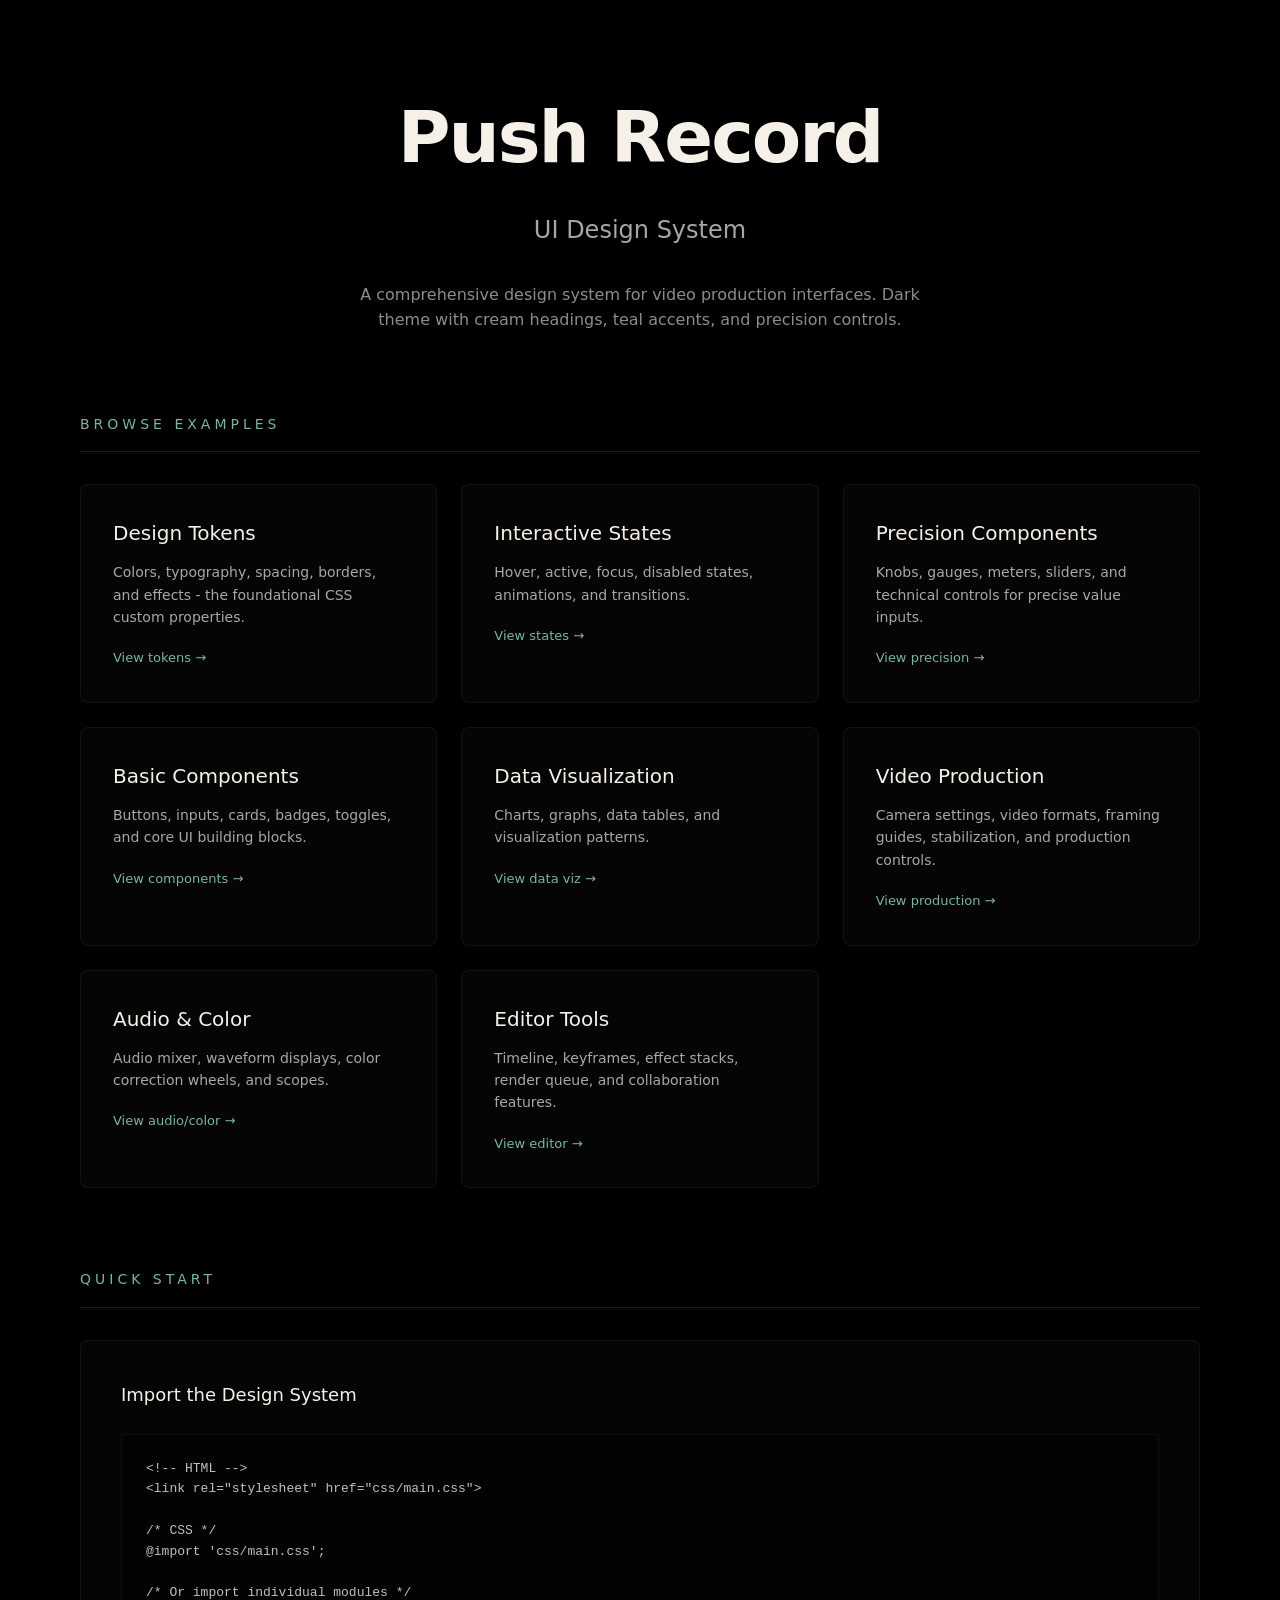
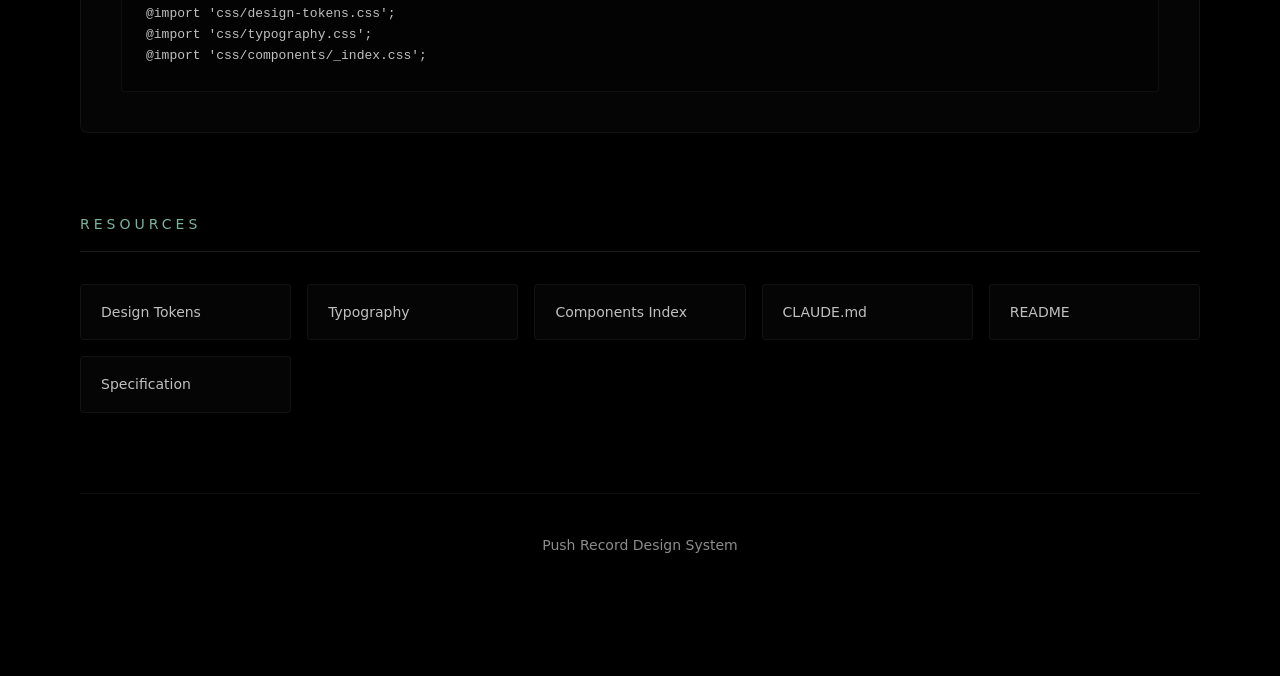
<file: design-system.html>
<!DOCTYPE html>
<html lang="en">
<head>
  <meta charset="UTF-8">
  <meta name="viewport" content="width=device-width, initial-scale=1.0">
  <title>Push Record - UI Design System</title>
  <link rel="stylesheet" href="css/main.css">
  <style>
    *, *::before, *::after {
      box-sizing: border-box;
      margin: 0;
      padding: 0;
    }

    html {
      scroll-behavior: smooth;
      -webkit-font-smoothing: antialiased;
    }

    body {
      background-color: var(--bg-primary);
      color: var(--text-body);
      font-family: var(--font-sf-pro-text);
      line-height: 1.6;
    }

    .ds-container {
      max-width: 1200px;
      margin: 0 auto;
      padding: 80px 40px;
    }

    .ds-header {
      text-align: center;
      margin-bottom: 80px;
    }

    .ds-header__title {
      font-family: var(--font-sf-pro);
      font-size: 72px;
      font-weight: var(--weight-bold);
      color: var(--text-heading);
      letter-spacing: -2px;
      margin-bottom: 16px;
    }

    .ds-header__subtitle {
      font-size: 24px;
      font-weight: var(--weight-light);
      color: var(--text-muted);
      margin-bottom: 32px;
    }

    .ds-header__description {
      font-size: 16px;
      color: var(--text-subtle);
      max-width: 600px;
      margin: 0 auto;
    }

    .ds-section-title {
      font-family: var(--font-sf-pro);
      font-size: 14px;
      font-weight: var(--weight-medium);
      letter-spacing: 4px;
      text-transform: uppercase;
      color: var(--text-accent);
      margin-bottom: 32px;
      padding-bottom: 16px;
      border-bottom: 1px solid var(--border-light);
    }

    .ds-nav-grid {
      display: grid;
      grid-template-columns: repeat(auto-fill, minmax(320px, 1fr));
      gap: 24px;
      margin-bottom: 80px;
    }

    .ds-nav-card {
      background: var(--bg-surface);
      border: 1px solid var(--border-subtle);
      border-radius: var(--radius-md);
      padding: 32px;
      text-decoration: none;
      transition: border-color 0.2s, background 0.2s, transform 0.2s;
    }

    .ds-nav-card:hover {
      border-color: var(--border-accent);
      background: var(--state-hover);
      transform: translateY(-2px);
    }

    .ds-nav-card__title {
      font-size: 20px;
      font-weight: var(--weight-medium);
      color: var(--text-heading);
      margin-bottom: 12px;
    }

    .ds-nav-card__description {
      font-size: 14px;
      color: var(--text-muted);
      line-height: 1.6;
      margin-bottom: 16px;
    }

    .ds-nav-card__link {
      font-size: 13px;
      color: var(--text-accent);
    }

    .ds-quick-start {
      background: var(--bg-surface);
      border: 1px solid var(--border-subtle);
      border-radius: var(--radius-md);
      padding: 40px;
      margin-bottom: 80px;
    }

    .ds-quick-start h3 {
      font-size: 18px;
      font-weight: var(--weight-medium);
      color: var(--text-heading);
      margin-bottom: 24px;
    }

    .ds-code {
      background: rgba(0, 0, 0, 0.4);
      border: 1px solid var(--border-subtle);
      border-radius: var(--radius-sm);
      padding: 24px;
      font-family: var(--font-sf-mono);
      font-size: 13px;
      color: var(--text-body);
      overflow-x: auto;
      white-space: pre;
    }

    .ds-resources {
      display: grid;
      grid-template-columns: repeat(auto-fill, minmax(200px, 1fr));
      gap: 16px;
    }

    .ds-resource-link {
      display: block;
      padding: 16px 20px;
      background: var(--bg-surface);
      border: 1px solid var(--border-subtle);
      border-radius: var(--radius-sm);
      color: var(--text-body);
      text-decoration: none;
      font-size: 14px;
      transition: border-color 0.2s, background 0.2s;
    }

    .ds-resource-link:hover {
      border-color: var(--border-accent);
      background: var(--state-hover);
    }

    .ds-footer {
      text-align: center;
      padding: 40px;
      border-top: 1px solid var(--border-subtle);
      margin-top: 80px;
    }

    .ds-footer p {
      font-size: 14px;
      color: var(--text-subtle);
    }
  </style>
</head>
<body>
  <div class="ds-container">

    <header class="ds-header">
      <h1 class="ds-header__title">Push Record</h1>
      <p class="ds-header__subtitle">UI Design System</p>
      <p class="ds-header__description">
        A comprehensive design system for video production interfaces.
        Dark theme with cream headings, teal accents, and precision controls.
      </p>
    </header>

    <h2 class="ds-section-title">Browse Examples</h2>
    <nav class="ds-nav-grid">
      <a href="examples/tokens.html" class="ds-nav-card">
        <div class="ds-nav-card__title">Design Tokens</div>
        <div class="ds-nav-card__description">Colors, typography, spacing, borders, and effects - the foundational CSS custom properties.</div>
        <span class="ds-nav-card__link">View tokens &rarr;</span>
      </a>

      <a href="examples/states.html" class="ds-nav-card">
        <div class="ds-nav-card__title">Interactive States</div>
        <div class="ds-nav-card__description">Hover, active, focus, disabled states, animations, and transitions.</div>
        <span class="ds-nav-card__link">View states &rarr;</span>
      </a>

      <a href="examples/precision.html" class="ds-nav-card">
        <div class="ds-nav-card__title">Precision Components</div>
        <div class="ds-nav-card__description">Knobs, gauges, meters, sliders, and technical controls for precise value inputs.</div>
        <span class="ds-nav-card__link">View precision &rarr;</span>
      </a>

      <a href="examples/components.html" class="ds-nav-card">
        <div class="ds-nav-card__title">Basic Components</div>
        <div class="ds-nav-card__description">Buttons, inputs, cards, badges, toggles, and core UI building blocks.</div>
        <span class="ds-nav-card__link">View components &rarr;</span>
      </a>

      <a href="examples/data-viz.html" class="ds-nav-card">
        <div class="ds-nav-card__title">Data Visualization</div>
        <div class="ds-nav-card__description">Charts, graphs, data tables, and visualization patterns.</div>
        <span class="ds-nav-card__link">View data viz &rarr;</span>
      </a>

      <a href="examples/video-production.html" class="ds-nav-card">
        <div class="ds-nav-card__title">Video Production</div>
        <div class="ds-nav-card__description">Camera settings, video formats, framing guides, stabilization, and production controls.</div>
        <span class="ds-nav-card__link">View production &rarr;</span>
      </a>

      <a href="examples/audio-color.html" class="ds-nav-card">
        <div class="ds-nav-card__title">Audio & Color</div>
        <div class="ds-nav-card__description">Audio mixer, waveform displays, color correction wheels, and scopes.</div>
        <span class="ds-nav-card__link">View audio/color &rarr;</span>
      </a>

      <a href="examples/editor-tools.html" class="ds-nav-card">
        <div class="ds-nav-card__title">Editor Tools</div>
        <div class="ds-nav-card__description">Timeline, keyframes, effect stacks, render queue, and collaboration features.</div>
        <span class="ds-nav-card__link">View editor &rarr;</span>
      </a>
    </nav>

    <h2 class="ds-section-title">Quick Start</h2>
    <div class="ds-quick-start">
      <h3>Import the Design System</h3>
      <div class="ds-code">&lt;!-- HTML --&gt;
&lt;link rel="stylesheet" href="css/main.css"&gt;

/* CSS */
@import 'css/main.css';

/* Or import individual modules */
@import 'css/design-tokens.css';
@import 'css/typography.css';
@import 'css/components/_index.css';</div>
    </div>

    <h2 class="ds-section-title">Resources</h2>
    <div class="ds-resources">
      <a href="css/design-tokens.css" class="ds-resource-link">Design Tokens</a>
      <a href="css/typography.css" class="ds-resource-link">Typography</a>
      <a href="css/components/_index.css" class="ds-resource-link">Components Index</a>
      <a href="CLAUDE.md" class="ds-resource-link">CLAUDE.md</a>
      <a href="README.md" class="ds-resource-link">README</a>
      <a href="SPECIFICATION.md" class="ds-resource-link">Specification</a>
    </div>

    <footer class="ds-footer">
      <p>Push Record Design System</p>
    </footer>
  </div>
</body>
</html>
</file>
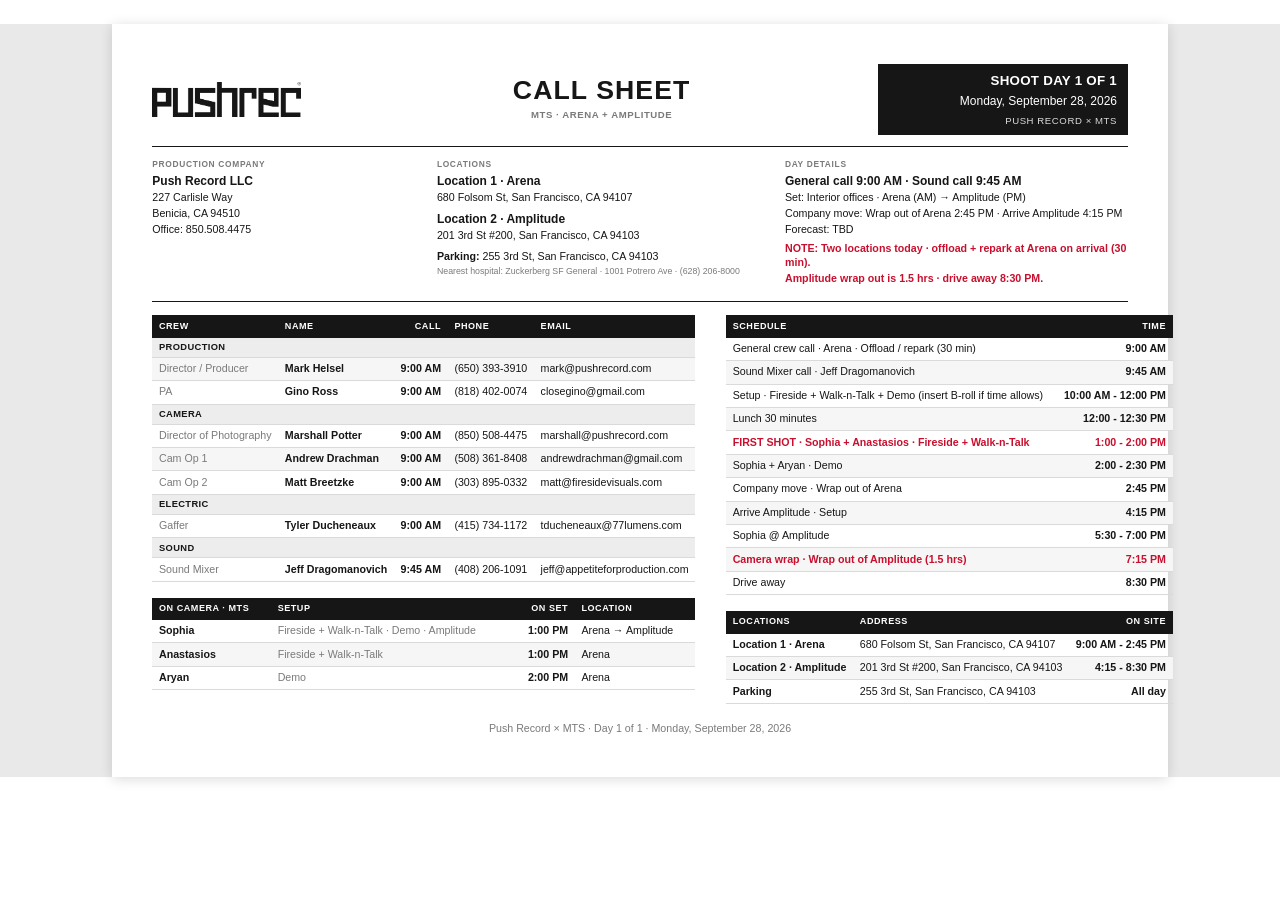
<file: call-sheets/2026-09-28-mts-arena-amplitude.html>
<!DOCTYPE html>
<html lang="en">
<head>
<meta charset="utf-8">
<meta name="viewport" content="width=device-width, initial-scale=1">
<title>Call Sheet · MTS · Sep 28 2026 · Push Record</title>
<style>
  @page { size: letter landscape; margin: 0.42in 0.42in 0.38in; }
  :root {
    --ink: #161616; --muted: #7a7a7a; --faint: #bbbbbb; --red: #c8102e;
    --rule: #dadada; --row-alt: #f6f6f6; --dept: #ededed; --paper: #ffffff;
  }
  * { box-sizing: border-box; }
  html, body { margin: 0; padding: 0; background: var(--paper); color: var(--ink); }
  body { font: 8pt/1.3 Arial, Helvetica, sans-serif; -webkit-print-color-adjust: exact; print-color-adjust: exact; }
  .sheet { width: 10.16in; margin: 0 auto; padding: 0.3in 0 0.2in; }
  @media screen { body { background: #e9e9e9; } .sheet { background: #fff; margin: 24px auto; padding: 0.42in; width: 11in; box-shadow: 0 2px 12px rgba(0,0,0,.15); } }
  @media print { .sheet { width: auto; margin: 0; padding: 0; } }
  b, strong { font-weight: 700; }
  .muted { color: var(--muted); }
  .red { color: var(--red); font-weight: 700; }
  .small { font-size: 6.6pt; }

  /* ===== masthead ===== */
  .mast { display: grid; grid-template-columns: 1.8in 1fr 2.6in; align-items: center; column-gap: 0.25in; padding-bottom: 8pt; border-bottom: 1.5px solid var(--ink); }
  .mast__logo img { width: 1.55in; height: auto; display: block; }
  .mast__title { text-align: center; }
  .mast__title h1 { margin: 0; font-size: 20pt; letter-spacing: 0.04em; line-height: 1; }
  .mast__title .sub { margin-top: 4pt; font-size: 7.2pt; font-weight: 700; color: var(--muted); letter-spacing: 0.06em; text-transform: uppercase; }
  .mast__day { background: var(--ink); color: #fff; padding: 6pt 8pt; text-align: right; }
  .mast__day .d1 { font-size: 10pt; font-weight: 700; letter-spacing: 0.02em; }
  .mast__day .d2 { font-size: 9pt; margin-top: 3pt; }
  .mast__day .d3 { font-size: 7.2pt; margin-top: 4pt; letter-spacing: 0.06em; opacity: .85; }

  /* ===== details band ===== */
  .band { display: grid; grid-template-columns: 1fr 1.25fr 1.35fr; column-gap: 0.32in; padding: 9pt 0 10pt; border-bottom: 1.5px solid var(--ink); }
  .band h4 { margin: 0 0 3pt; font-size: 6.3pt; letter-spacing: 0.08em; text-transform: uppercase; color: var(--muted); }
  .band p { margin: 0 0 1.5pt; }
  .band .lead { font-size: 9pt; font-weight: 700; }
  .band .loc + .loc { margin-top: 5pt; }
  .band .note { margin-top: 4pt; }

  /* ===== columns ===== */
  .cols { display: grid; grid-template-columns: 1fr 1fr; column-gap: 0.32in; padding-top: 10pt; }

  table { width: 100%; border-collapse: collapse; }
  th { background: var(--ink); color: #fff; font-size: 6.8pt; letter-spacing: 0.06em; text-transform: uppercase; text-align: left; padding: 4pt 5pt; }
  td { padding: 3.2pt 5pt; border-bottom: 1px solid var(--rule); vertical-align: middle; white-space: nowrap; }
  tr.dept td { background: var(--dept); font-weight: 700; font-size: 7pt; letter-spacing: 0.04em; text-transform: uppercase; padding: 2.6pt 5pt; }
  td.role, td.time-l { color: var(--muted); }
  td.name { font-weight: 700; }
  td.call { font-weight: 700; text-align: right; }
  td.time { font-weight: 700; text-align: right; }
  th.r { text-align: right; }
  tbody tr:nth-child(even):not(.dept) td { background: var(--row-alt); }
  table + table { margin-top: 12pt; }
  .stack > * + * { margin-top: 12pt; }

  .foot { margin-top: 14pt; text-align: center; font-size: 8pt; color: var(--muted); }
</style>
</head>
<body>
<div class="sheet">

  <header class="mast">
    <div class="mast__logo"><img src="[data-uri]" alt="Push Record"></div>
    <div class="mast__title">
      <h1>CALL SHEET</h1>
      <div class="sub">MTS · Arena + Amplitude</div>
    </div>
    <div class="mast__day">
      <div class="d1">SHOOT DAY 1 OF 1</div>
      <div class="d2">Monday, September 28, 2026</div>
      <div class="d3">PUSH RECORD × MTS</div>
    </div>
  </header>

  <section class="band">
    <div>
      <h4>Production Company</h4>
      <p class="lead">Push Record LLC</p>
      <p>227 Carlisle Way</p>
      <p>Benicia, CA 94510</p>
      <p>Office: 850.508.4475</p>
    </div>
    <div>
      <h4>Locations</h4>
      <div class="loc">
        <p class="lead">Location 1 · Arena</p>
        <p>680 Folsom St, San Francisco, CA 94107</p>
      </div>
      <div class="loc">
        <p class="lead">Location 2 · Amplitude</p>
        <p>201 3rd St #200, San Francisco, CA 94103</p>
      </div>
      <div class="loc">
        <p><b>Parking:</b> 255 3rd St, San Francisco, CA 94103</p>
        <p class="muted small">Nearest hospital: Zuckerberg SF General · 1001 Potrero Ave · (628) 206-8000</p>
      </div>
    </div>
    <div>
      <h4>Day Details</h4>
      <p class="lead">General call 9:00 AM · Sound call 9:45 AM</p>
      <p>Set: Interior offices · Arena (AM) → Amplitude (PM)</p>
      <p>Company move: Wrap out of Arena 2:45 PM · Arrive Amplitude 4:15 PM</p>
      <p>Forecast: TBD</p>
      <p class="red note">NOTE: Two locations today · offload + repark at Arena on arrival (30 min).</p>
      <p class="red">Amplitude wrap out is 1.5 hrs · drive away 8:30 PM.</p>
    </div>
  </section>

  <div class="cols">

    <!-- ===== LEFT: CREW ===== -->
    <div>
      <table>
        <thead><tr><th>Crew</th><th>Name</th><th class="r">Call</th><th>Phone</th><th>Email</th></tr></thead>
        <tbody>
          <tr class="dept"><td colspan="5">Production</td></tr>
          <tr><td class="role">Director / Producer</td><td class="name">Mark Helsel</td><td class="call">9:00 AM</td><td>(650) 393-3910</td><td>mark@pushrecord.com</td></tr>
          <tr><td class="role">PA</td><td class="name">Gino Ross</td><td class="call">9:00 AM</td><td>(818) 402-0074</td><td>closegino@gmail.com</td></tr>
          <tr class="dept"><td colspan="5">Camera</td></tr>
          <tr><td class="role">Director of Photography</td><td class="name">Marshall Potter</td><td class="call">9:00 AM</td><td>(850) 508-4475</td><td>marshall@pushrecord.com</td></tr>
          <tr><td class="role">Cam Op 1</td><td class="name">Andrew Drachman</td><td class="call">9:00 AM</td><td>(508) 361-8408</td><td>andrewdrachman@gmail.com</td></tr>
          <tr><td class="role">Cam Op 2</td><td class="name">Matt Breetzke</td><td class="call">9:00 AM</td><td>(303) 895-0332</td><td>matt@firesidevisuals.com</td></tr>
          <tr class="dept"><td colspan="5">Electric</td></tr>
          <tr><td class="role">Gaffer</td><td class="name">Tyler Ducheneaux</td><td class="call">9:00 AM</td><td>(415) 734-1172</td><td>tducheneaux@77lumens.com</td></tr>
          <tr class="dept"><td colspan="5">Sound</td></tr>
          <tr><td class="role">Sound Mixer</td><td class="name">Jeff Dragomanovich</td><td class="call">9:45 AM</td><td>(408) 206-1091</td><td>jeff@appetiteforproduction.com</td></tr>
        </tbody>
      </table>

      <table>
        <thead><tr><th>On Camera · MTS</th><th>Setup</th><th class="r">On Set</th><th>Location</th></tr></thead>
        <tbody>
          <tr><td class="name">Sophia</td><td class="role">Fireside + Walk-n-Talk · Demo · Amplitude</td><td class="call">1:00 PM</td><td>Arena → Amplitude</td></tr>
          <tr><td class="name">Anastasios</td><td class="role">Fireside + Walk-n-Talk</td><td class="call">1:00 PM</td><td>Arena</td></tr>
          <tr><td class="name">Aryan</td><td class="role">Demo</td><td class="call">2:00 PM</td><td>Arena</td></tr>
        </tbody>
      </table>
    </div>

    <!-- ===== RIGHT: SCHEDULE + LOCATIONS ===== -->
    <div class="stack">
      <table>
        <thead><tr><th>Schedule</th><th class="r">Time</th></tr></thead>
        <tbody>
          <tr><td>General crew call · Arena · Offload / repark (30 min)</td><td class="time">9:00 AM</td></tr>
          <tr><td>Sound Mixer call · Jeff Dragomanovich</td><td class="time">9:45 AM</td></tr>
          <tr><td>Setup · Fireside + Walk-n-Talk + Demo (insert B-roll if time allows)</td><td class="time">10:00 AM - 12:00 PM</td></tr>
          <tr><td>Lunch 30 minutes</td><td class="time">12:00 - 12:30 PM</td></tr>
          <tr><td class="red">FIRST SHOT · Sophia + Anastasios · Fireside + Walk-n-Talk</td><td class="time red">1:00 - 2:00 PM</td></tr>
          <tr><td>Sophia + Aryan · Demo</td><td class="time">2:00 - 2:30 PM</td></tr>
          <tr><td>Company move · Wrap out of Arena</td><td class="time">2:45 PM</td></tr>
          <tr><td>Arrive Amplitude · Setup</td><td class="time">4:15 PM</td></tr>
          <tr><td>Sophia @ Amplitude</td><td class="time">5:30 - 7:00 PM</td></tr>
          <tr><td class="red">Camera wrap · Wrap out of Amplitude (1.5 hrs)</td><td class="time red">7:15 PM</td></tr>
          <tr><td>Drive away</td><td class="time">8:30 PM</td></tr>
        </tbody>
      </table>

      <table>
        <thead><tr><th>Locations</th><th>Address</th><th class="r">On Site</th></tr></thead>
        <tbody>
          <tr><td class="name">Location 1 · Arena</td><td>680 Folsom St, San Francisco, CA 94107</td><td class="time">9:00 AM - 2:45 PM</td></tr>
          <tr><td class="name">Location 2 · Amplitude</td><td>201 3rd St #200, San Francisco, CA 94103</td><td class="time">4:15 - 8:30 PM</td></tr>
          <tr><td class="name">Parking</td><td>255 3rd St, San Francisco, CA 94103</td><td class="time">All day</td></tr>
        </tbody>
      </table>
    </div>
  </div>

  <div class="foot">Push Record × MTS · Day 1 of 1 · Monday, September 28, 2026</div>
</div>
</body>
</html>
</file>
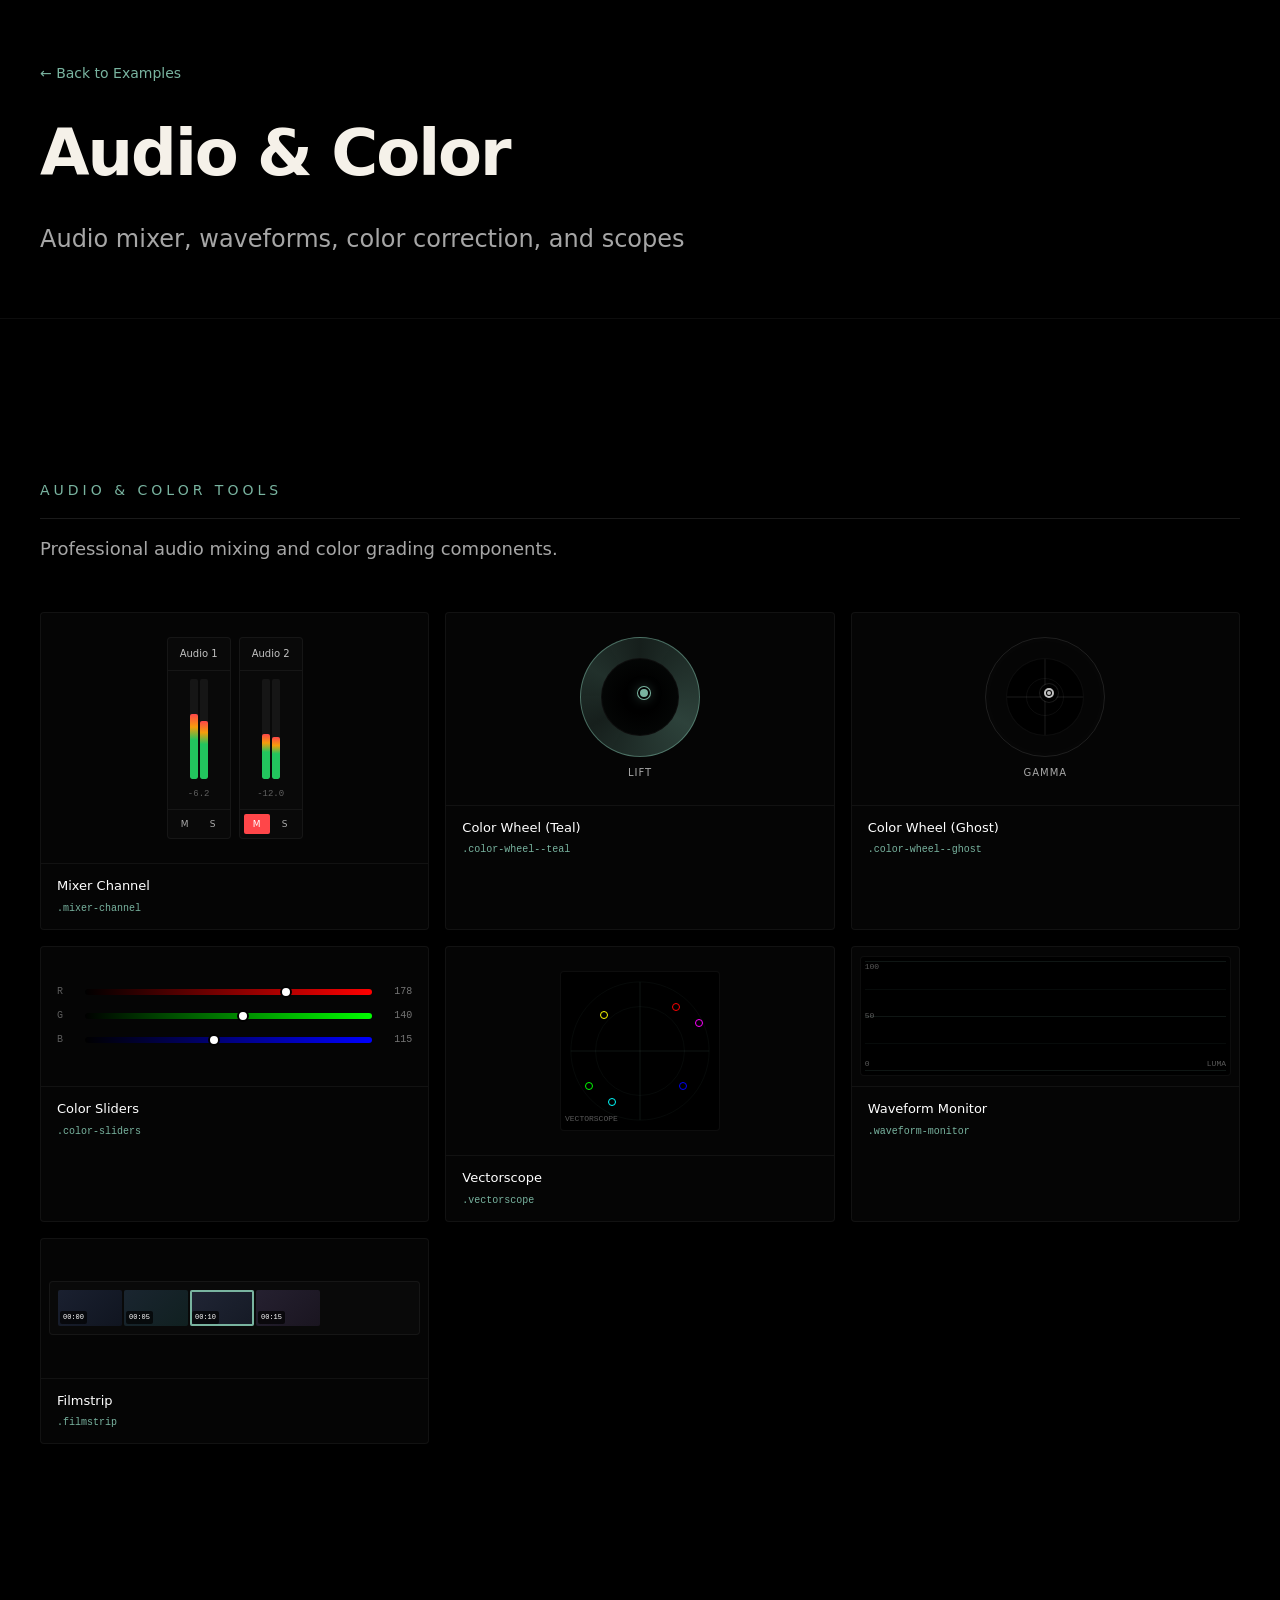
<file: examples/audio-color.html>
<!DOCTYPE html>
<html lang="en">
<head>
  <meta charset="UTF-8">
  <meta name="viewport" content="width=device-width, initial-scale=1.0">
  <title>Audio & Color - Push Record Design System</title>
  <link rel="stylesheet" href="../css/main.css">
  <style>
    /* Design System Page Styles */
    *, *::before, *::after {
      box-sizing: border-box;
      margin: 0;
      padding: 0;
    }

    html {
      scroll-behavior: smooth;
      -webkit-font-smoothing: antialiased;
    }

    body {
      background-color: var(--color-2);
      color: var(--color-8);
      font-family: var(--font-sf-pro-text);
      line-height: 1.6;
    }

    /* Layout */
    .ds-container {
      max-width: 1400px;
      margin: 0 auto;
      padding: 80px 40px;
    }

    .ds-section {
      margin-bottom: 120px;
    }

    .ds-section-title {
      font-family: var(--font-sf-pro);
      font-size: 14px;
      font-weight: var(--weight-medium);
      letter-spacing: 4px;
      text-transform: uppercase;
      color: var(--color-7);
      margin-bottom: 16px;
      padding-bottom: 16px;
      border-bottom: 1px solid var(--border-light);
    }

    .ds-section-description {
      font-size: 18px;
      color: var(--color-6);
      margin-bottom: 48px;
      max-width: 600px;
    }

    /* Grid */
    .ds-grid {
      display: grid;
      gap: 16px;
    }

    .ds-grid--2 { grid-template-columns: repeat(2, 1fr); }
    .ds-grid--3 { grid-template-columns: repeat(3, 1fr); }
    .ds-grid--4 { grid-template-columns: repeat(4, 1fr); }
    .ds-grid--5 { grid-template-columns: repeat(5, 1fr); }

    @media (max-width: 1024px) {
      .ds-grid--4, .ds-grid--5 { grid-template-columns: repeat(3, 1fr); }
    }

    @media (max-width: 768px) {
      .ds-grid--2, .ds-grid--3, .ds-grid--4, .ds-grid--5 {
        grid-template-columns: repeat(2, 1fr);
      }
    }

    /* Header */
    .ds-header {
      padding: 60px 40px;
      border-bottom: 1px solid var(--border-subtle);
      margin-bottom: 80px;
    }

    .ds-header__title {
      font-family: var(--font-sf-pro);
      font-size: 64px;
      font-weight: var(--weight-bold);
      color: var(--color-5);
      letter-spacing: -2px;
      margin-bottom: 16px;
    }

    .ds-header__subtitle {
      font-size: 24px;
      font-weight: var(--weight-light);
      color: var(--color-6);
    }

    /* Navigation */
    .ds-nav {
      position: fixed;
      left: 0;
      top: 0;
      width: 240px;
      height: 100vh;
      background: var(--bg-elevated);
      border-right: 1px solid var(--border-subtle);
      padding: 32px 24px;
      overflow-y: auto;
      z-index: 100;
    }

    .ds-nav__title {
      font-size: 14px;
      font-weight: var(--weight-medium);
      letter-spacing: 2px;
      text-transform: uppercase;
      color: var(--color-1);
      margin-bottom: 32px;
    }

    .ds-nav__link {
      display: block;
      font-size: 14px;
      color: var(--color-6);
      text-decoration: none;
      padding: 10px 0;
      border-bottom: 1px solid var(--border-subtle);
      transition: color 0.2s;
    }

    .ds-nav__link:hover {
      color: var(--color-7);
    }

    .ds-main {
      margin-left: 240px;
    }

    @media (max-width: 1024px) {
      .ds-nav { display: none; }
      .ds-main { margin-left: 0; }
    }

    /* Color Swatch */
    .ds-swatch {
      background: var(--bg-surface);
      border: 1px solid var(--border-subtle);
      border-radius: 4px;
      overflow: hidden;
    }

    .ds-swatch__color {
      height: 64px;
      display: flex;
      align-items: center;
      justify-content: center;
    }

    .ds-swatch__info {
      padding: 10px 12px;
      border-top: 1px solid var(--border-subtle);
    }

    .ds-swatch__name {
      font-size: 11px;
      font-weight: var(--weight-medium);
      color: var(--color-1);
      margin-bottom: 2px;
    }

    .ds-swatch__value {
      font-family: var(--font-sf-mono);
      font-size: 9px;
      color: var(--color-9);
    }

    .ds-swatch__token {
      font-family: var(--font-sf-mono);
      font-size: 9px;
      color: var(--color-7);
      margin-top: 4px;
    }

    /* Typography Specimen */
    .ds-type-specimen {
      padding: 20px 24px;
      background: var(--bg-surface);
      border: 1px solid var(--border-subtle);
      border-radius: 4px;
      margin-bottom: 16px;
    }

    .ds-type-specimen__sample {
      margin-bottom: 16px;
      padding-bottom: 16px;
      border-bottom: 1px solid var(--border-subtle);
    }

    .ds-type-specimen__meta {
      display: grid;
      grid-template-columns: repeat(4, 1fr);
      gap: 12px;
    }

    .ds-type-specimen__label {
      font-size: 9px;
      font-weight: var(--weight-medium);
      letter-spacing: 1px;
      text-transform: uppercase;
      color: var(--color-9);
      margin-bottom: 2px;
    }

    .ds-type-specimen__value {
      font-family: var(--font-sf-mono);
      font-size: 11px;
      color: var(--color-6);
    }

    /* Spacing */
    .ds-spacing-item {
      display: flex;
      align-items: center;
      gap: 16px;
      padding: 10px 0;
      border-bottom: 1px solid var(--border-subtle);
    }

    .ds-spacing-bar {
      height: 16px;
      background: var(--color-7);
      border-radius: 2px;
      opacity: 0.6;
    }

    .ds-spacing-label {
      font-family: var(--font-sf-mono);
      font-size: 11px;
      color: var(--color-6);
      min-width: 80px;
    }

    .ds-spacing-value {
      font-family: var(--font-sf-mono);
      font-size: 11px;
      color: var(--color-9);
      min-width: 48px;
    }

    /* Border Demo */
    .ds-border-demo {
      display: flex;
      align-items: center;
      gap: 16px;
      padding: 16px;
      background: var(--bg-surface);
      border-radius: 4px;
      margin-bottom: 12px;
    }

    .ds-border-sample {
      width: 80px;
      height: 56px;
      background: var(--bg-overlay);
      display: flex;
      align-items: center;
      justify-content: center;
      font-size: 10px;
      color: var(--color-9);
    }

    .ds-border-info {
      flex: 1;
    }

    .ds-border-name {
      font-size: 12px;
      font-weight: var(--weight-medium);
      color: var(--color-1);
      margin-bottom: 4px;
    }

    .ds-border-spec {
      font-family: var(--font-sf-mono);
      font-size: 10px;
      color: var(--color-9);
    }

    /* Effect Demo */
    .ds-effect-demo {
      padding: 24px;
      background: var(--bg-surface);
      border: 1px solid var(--border-subtle);
      border-radius: 4px;
      margin-bottom: 12px;
    }

    /* Component Card */
    .ds-component-card {
      background: var(--bg-surface);
      border: 1px solid var(--border-subtle);
      border-radius: 4px;
      overflow: hidden;
    }

    .ds-component-preview {
      padding: 24px;
      min-height: 140px;
      display: flex;
      align-items: center;
      justify-content: center;
      border-bottom: 1px solid var(--border-subtle);
    }

    .ds-component-info {
      padding: 12px 16px;
    }

    .ds-component-name {
      font-size: 13px;
      font-weight: var(--weight-medium);
      color: var(--color-1);
      margin-bottom: 4px;
    }

    .ds-component-class {
      font-family: var(--font-sf-mono);
      font-size: 10px;
      color: var(--color-7);
    }

    /* Code Block */
    .ds-code {
      background: rgba(0, 0, 0, 0.4);
      border: 1px solid var(--border-subtle);
      border-radius: 8px;
      padding: 24px;
      font-family: var(--font-sf-mono);
      font-size: 13px;
      color: var(--color-6);
      overflow-x: auto;
      white-space: pre;
      margin-top: 24px;
    }

    /* Divider */
    .ds-divider {
      height: 1px;
      background: var(--border-subtle);
      margin: 80px 0;
    }
  </style>
</head>
<body>
  <main class="ds-main" style="margin-left: 0;">
    <header class="ds-header">
      <a href="index.html" style="color: var(--color-7); font-size: 14px; text-decoration: none;">&larr; Back to Examples</a>
      <h1 class="ds-header__title" style="margin-top: 16px;">Audio & Color</h1>
      <p class="ds-header__subtitle">Audio mixer, waveforms, color correction, and scopes</p>
    </header>
    <div class="ds-container">
      <section class="ds-section" id="audio-color">
        <div class="ds-section-title">Audio & Color Tools</div>
        <p class="ds-section-description">Professional audio mixing and color grading components.</p>

        <div class="ds-grid ds-grid--3">

          <!-- Mixer Channel -->
          <div class="ds-component-card">
            <div class="ds-component-preview" style="gap: 8px;">
              <div class="mixer-channel">
                <div class="mixer-channel__header">
                  <div class="mixer-channel__name">Audio 1</div>
                </div>
                <div class="mixer-channel__body">
                  <div class="mixer-channel__meter">
                    <div class="mixer-channel__meter-bar">
                      <div class="mixer-channel__meter-fill" style="height: 65%;"></div>
                    </div>
                    <div class="mixer-channel__meter-bar">
                      <div class="mixer-channel__meter-fill" style="height: 58%;"></div>
                    </div>
                  </div>
                  <div class="mixer-channel__db">-6.2</div>
                </div>
                <div class="mixer-channel__controls">
                  <button class="mixer-channel__btn mixer-channel__btn--mute">M</button>
                  <button class="mixer-channel__btn mixer-channel__btn--solo">S</button>
                </div>
              </div>
              <div class="mixer-channel">
                <div class="mixer-channel__header">
                  <div class="mixer-channel__name">Audio 2</div>
                </div>
                <div class="mixer-channel__body">
                  <div class="mixer-channel__meter">
                    <div class="mixer-channel__meter-bar">
                      <div class="mixer-channel__meter-fill" style="height: 45%;"></div>
                    </div>
                    <div class="mixer-channel__meter-bar">
                      <div class="mixer-channel__meter-fill" style="height: 42%;"></div>
                    </div>
                  </div>
                  <div class="mixer-channel__db">-12.0</div>
                </div>
                <div class="mixer-channel__controls">
                  <button class="mixer-channel__btn mixer-channel__btn--mute active">M</button>
                  <button class="mixer-channel__btn mixer-channel__btn--solo">S</button>
                </div>
              </div>
            </div>
            <div class="ds-component-info">
              <div class="ds-component-name">Mixer Channel</div>
              <div class="ds-component-class">.mixer-channel</div>
            </div>
          </div>

          <!-- Color Wheel - Teal Accent -->
          <div class="ds-component-card">
            <div class="ds-component-preview">
              <div class="color-wheel color-wheel--teal">
                <div class="color-wheel__ring">
                  <div class="color-wheel__center">
                    <div class="color-wheel__handle" style="left: 55%; top: 45%;"></div>
                  </div>
                </div>
                <div class="color-wheel__label">Lift</div>
              </div>
            </div>
            <div class="ds-component-info">
              <div class="ds-component-name">Color Wheel (Teal)</div>
              <div class="ds-component-class">.color-wheel--teal</div>
            </div>
          </div>

          <!-- Color Wheel - Ghost Ring -->
          <div class="ds-component-card">
            <div class="ds-component-preview">
              <div class="color-wheel color-wheel--ghost">
                <div class="color-wheel__ring">
                  <div class="color-wheel__center">
                    <div class="color-wheel__handle" style="left: 55%; top: 45%;"></div>
                  </div>
                </div>
                <div class="color-wheel__label">Gamma</div>
              </div>
            </div>
            <div class="ds-component-info">
              <div class="ds-component-name">Color Wheel (Ghost)</div>
              <div class="ds-component-class">.color-wheel--ghost</div>
            </div>
          </div>

          <!-- Color Sliders -->
          <div class="ds-component-card">
            <div class="ds-component-preview" style="width: 100%; padding: 16px;">
              <div class="color-sliders" style="width: 100%;">
                <div class="color-slider">
                  <span class="color-slider__label">R</span>
                  <div class="color-slider__track color-slider__track--red">
                    <div class="color-slider__thumb" style="left: 70%;"></div>
                  </div>
                  <span class="color-slider__value">178</span>
                </div>
                <div class="color-slider">
                  <span class="color-slider__label">G</span>
                  <div class="color-slider__track color-slider__track--green">
                    <div class="color-slider__thumb" style="left: 55%;"></div>
                  </div>
                  <span class="color-slider__value">140</span>
                </div>
                <div class="color-slider">
                  <span class="color-slider__label">B</span>
                  <div class="color-slider__track color-slider__track--blue">
                    <div class="color-slider__thumb" style="left: 45%;"></div>
                  </div>
                  <span class="color-slider__value">115</span>
                </div>
              </div>
            </div>
            <div class="ds-component-info">
              <div class="ds-component-name">Color Sliders</div>
              <div class="ds-component-class">.color-sliders</div>
            </div>
          </div>

          <!-- Vectorscope -->
          <div class="ds-component-card">
            <div class="ds-component-preview">
              <div class="vectorscope">
                <svg class="vectorscope__grid" viewBox="0 0 160 160">
                  <circle class="vectorscope__circle" cx="80" cy="80" r="70"/>
                  <circle class="vectorscope__circle" cx="80" cy="80" r="45"/>
                  <line class="vectorscope__crosshair" x1="80" y1="10" x2="80" y2="150"/>
                  <line class="vectorscope__crosshair" x1="10" y1="80" x2="150" y2="80"/>
                </svg>
                <div class="vectorscope__target vectorscope__target--r"></div>
                <div class="vectorscope__target vectorscope__target--yl"></div>
                <div class="vectorscope__target vectorscope__target--g"></div>
                <div class="vectorscope__target vectorscope__target--cy"></div>
                <div class="vectorscope__target vectorscope__target--b"></div>
                <div class="vectorscope__target vectorscope__target--mg"></div>
                <span class="vectorscope__label">Vectorscope</span>
              </div>
            </div>
            <div class="ds-component-info">
              <div class="ds-component-name">Vectorscope</div>
              <div class="ds-component-class">.vectorscope</div>
            </div>
          </div>

          <!-- Waveform Monitor -->
          <div class="ds-component-card">
            <div class="ds-component-preview" style="width: 100%; padding: 8px;">
              <div class="waveform-monitor" style="width: 100%;">
                <div class="waveform-monitor__grid">
                  <div class="waveform-monitor__line waveform-monitor__line--major"></div>
                  <div class="waveform-monitor__line"></div>
                  <div class="waveform-monitor__line waveform-monitor__line--major"></div>
                  <div class="waveform-monitor__line"></div>
                  <div class="waveform-monitor__line waveform-monitor__line--major"></div>
                </div>
                <span class="waveform-monitor__scale waveform-monitor__scale--100">100</span>
                <span class="waveform-monitor__scale waveform-monitor__scale--50">50</span>
                <span class="waveform-monitor__scale waveform-monitor__scale--0">0</span>
                <span class="waveform-monitor__label">Luma</span>
              </div>
            </div>
            <div class="ds-component-info">
              <div class="ds-component-name">Waveform Monitor</div>
              <div class="ds-component-class">.waveform-monitor</div>
            </div>
          </div>

          <!-- Filmstrip -->
          <div class="ds-component-card">
            <div class="ds-component-preview" style="width: 100%; padding: 8px;">
              <div class="filmstrip" style="width: 100%;">
                <div class="filmstrip__frame" style="background: linear-gradient(135deg, #1a2030 0%, #101520 100%);">
                  <span class="filmstrip__frame-time">00:00</span>
                </div>
                <div class="filmstrip__frame" style="background: linear-gradient(135deg, #1a2530 0%, #102020 100%);">
                  <span class="filmstrip__frame-time">00:05</span>
                </div>
                <div class="filmstrip__frame filmstrip__frame--current" style="background: linear-gradient(135deg, #202535 0%, #151a25 100%);">
                  <span class="filmstrip__frame-time">00:10</span>
                </div>
                <div class="filmstrip__frame" style="background: linear-gradient(135deg, #252030 0%, #1a1520 100%);">
                  <span class="filmstrip__frame-time">00:15</span>
                </div>
              </div>
            </div>
            <div class="ds-component-info">
              <div class="ds-component-name">Filmstrip</div>
              <div class="ds-component-class">.filmstrip</div>
            </div>
          </div>

        </div>
      </section>

      <!-- V07: EDITOR TOOLS -->
    </div>
  </main>
</body>
</html>
</file>
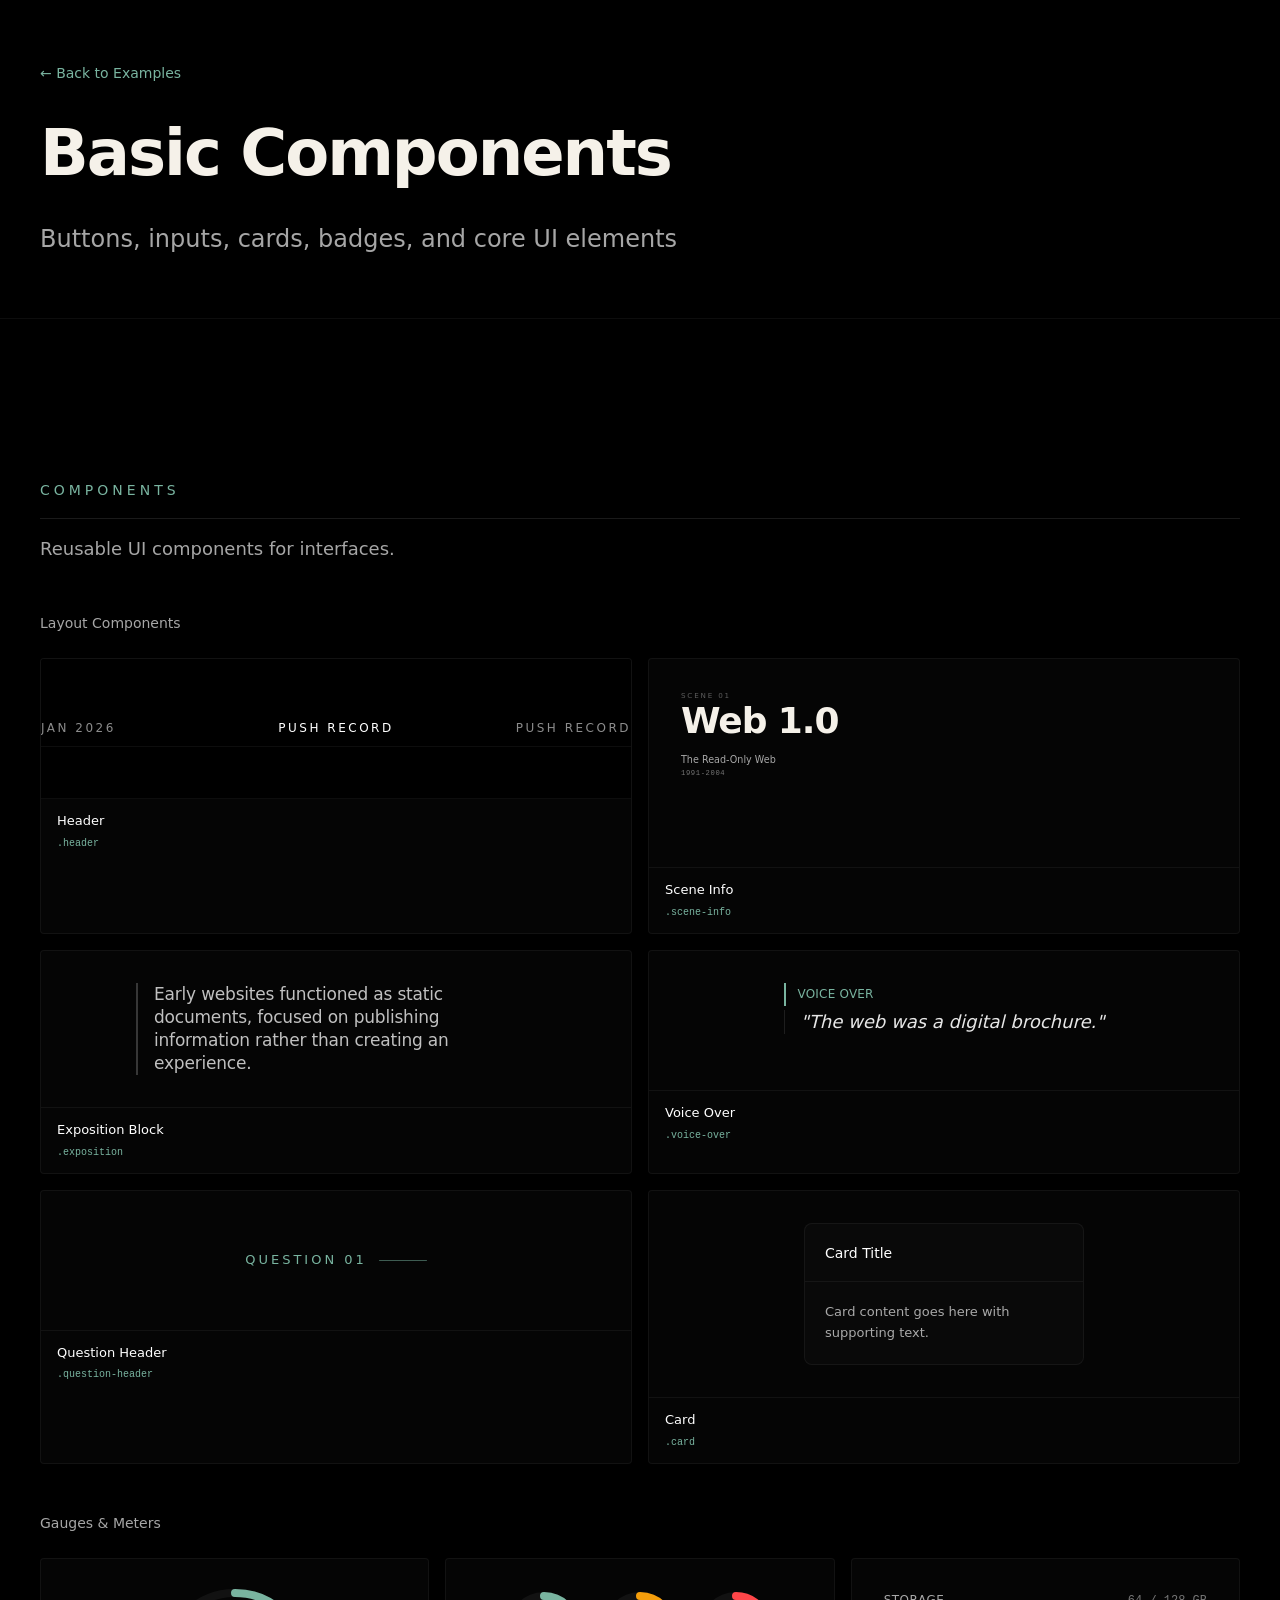
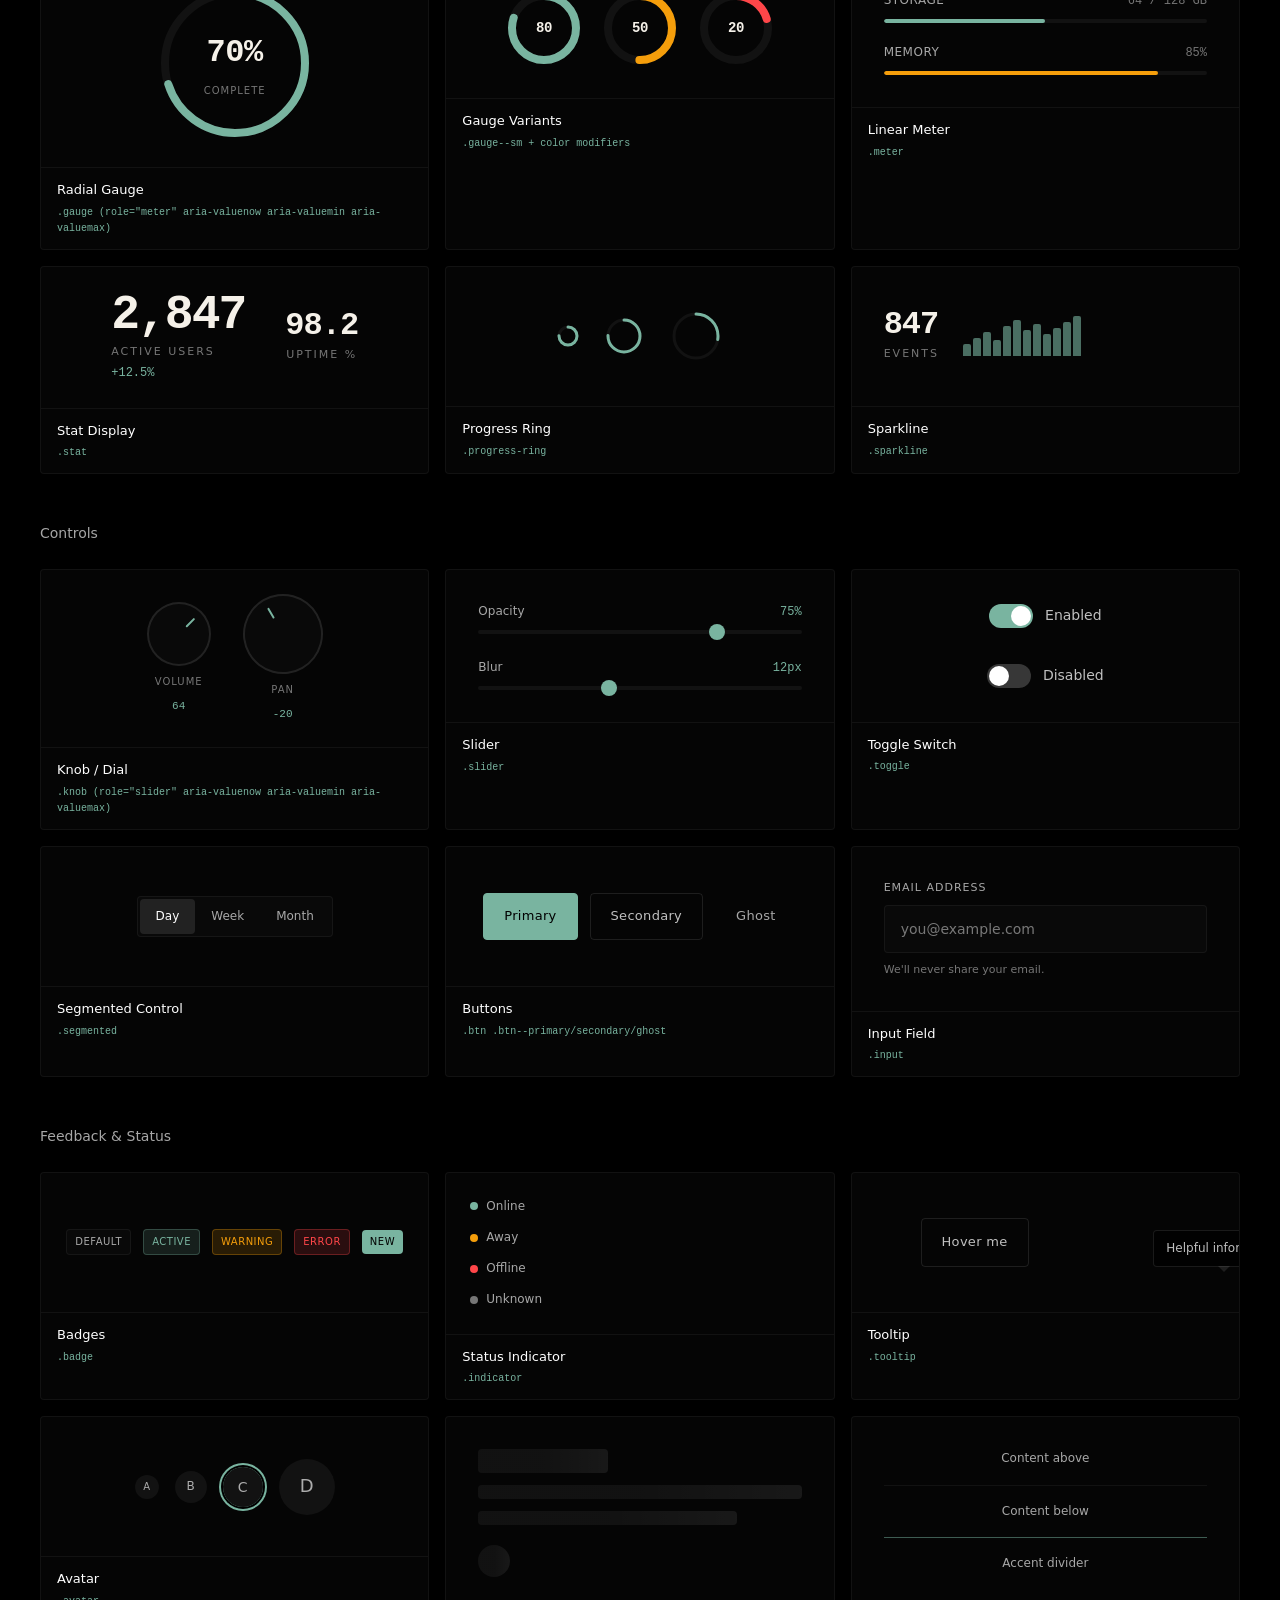
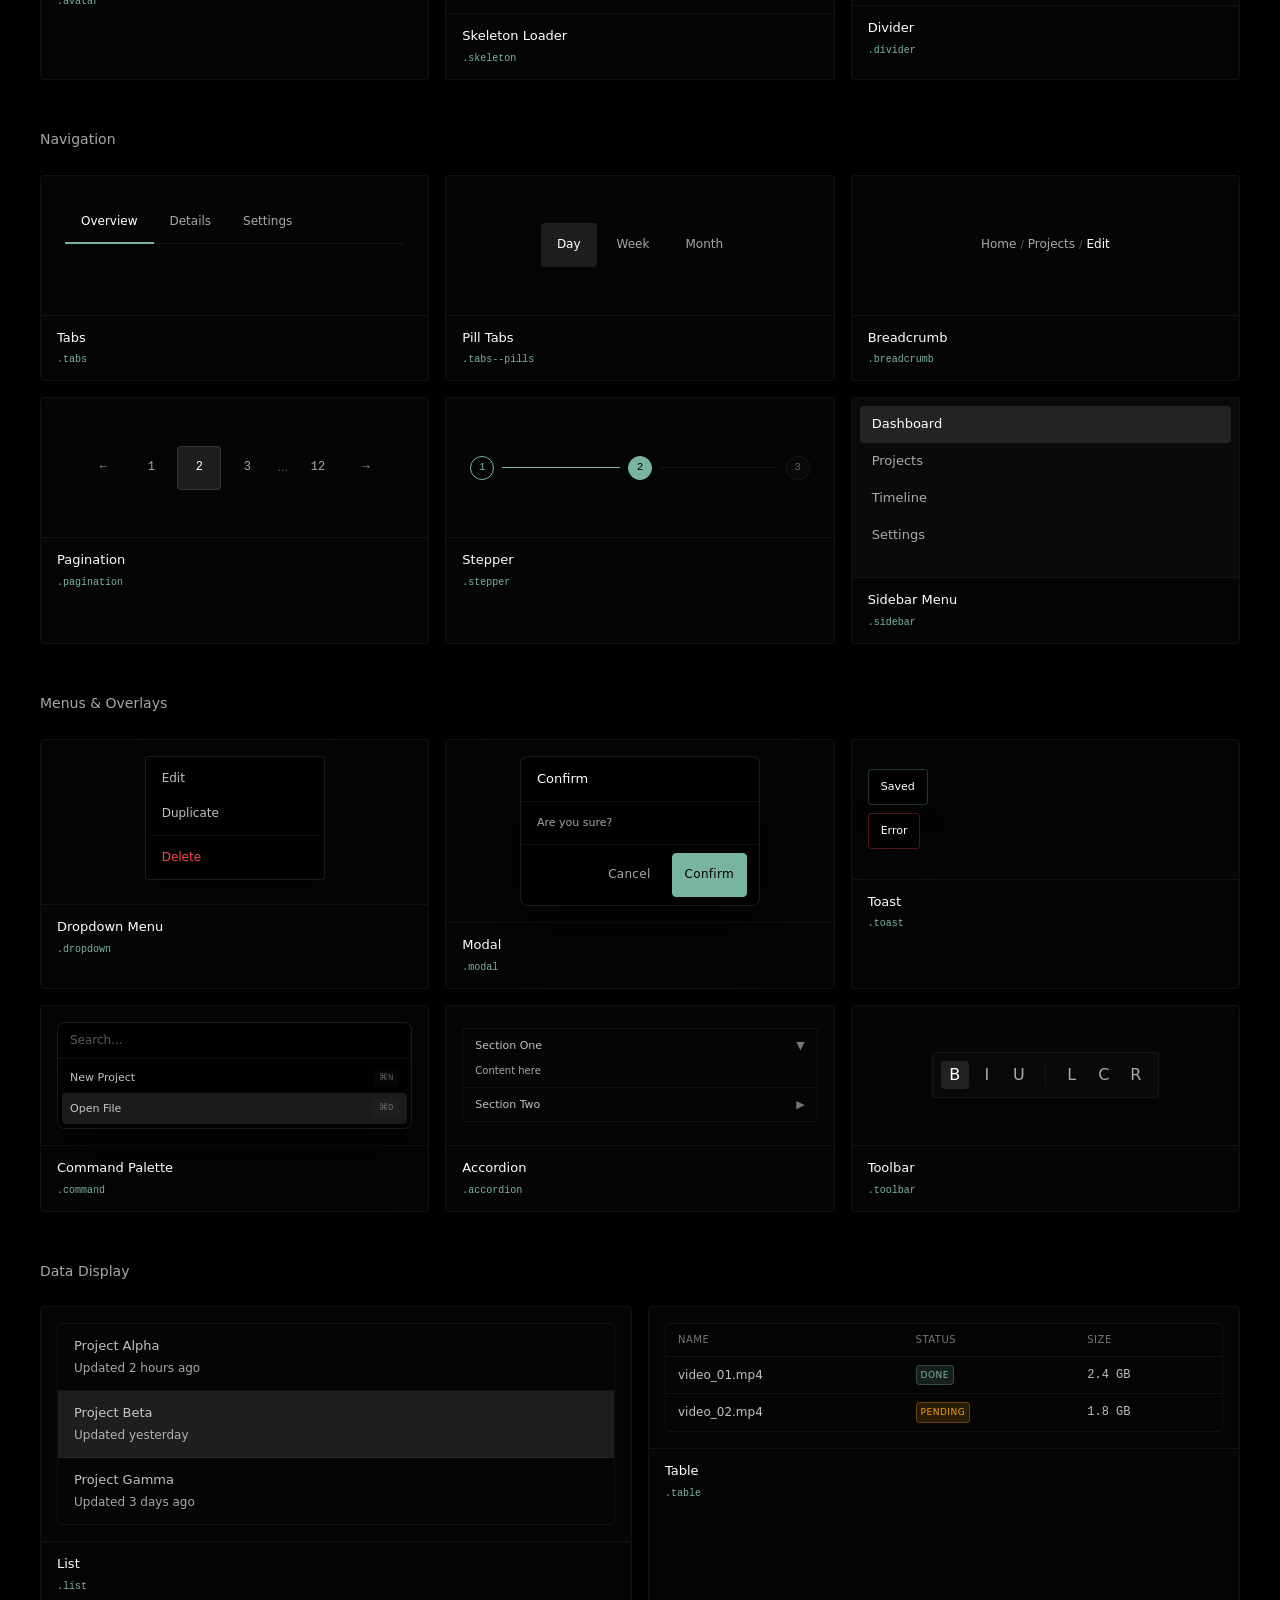
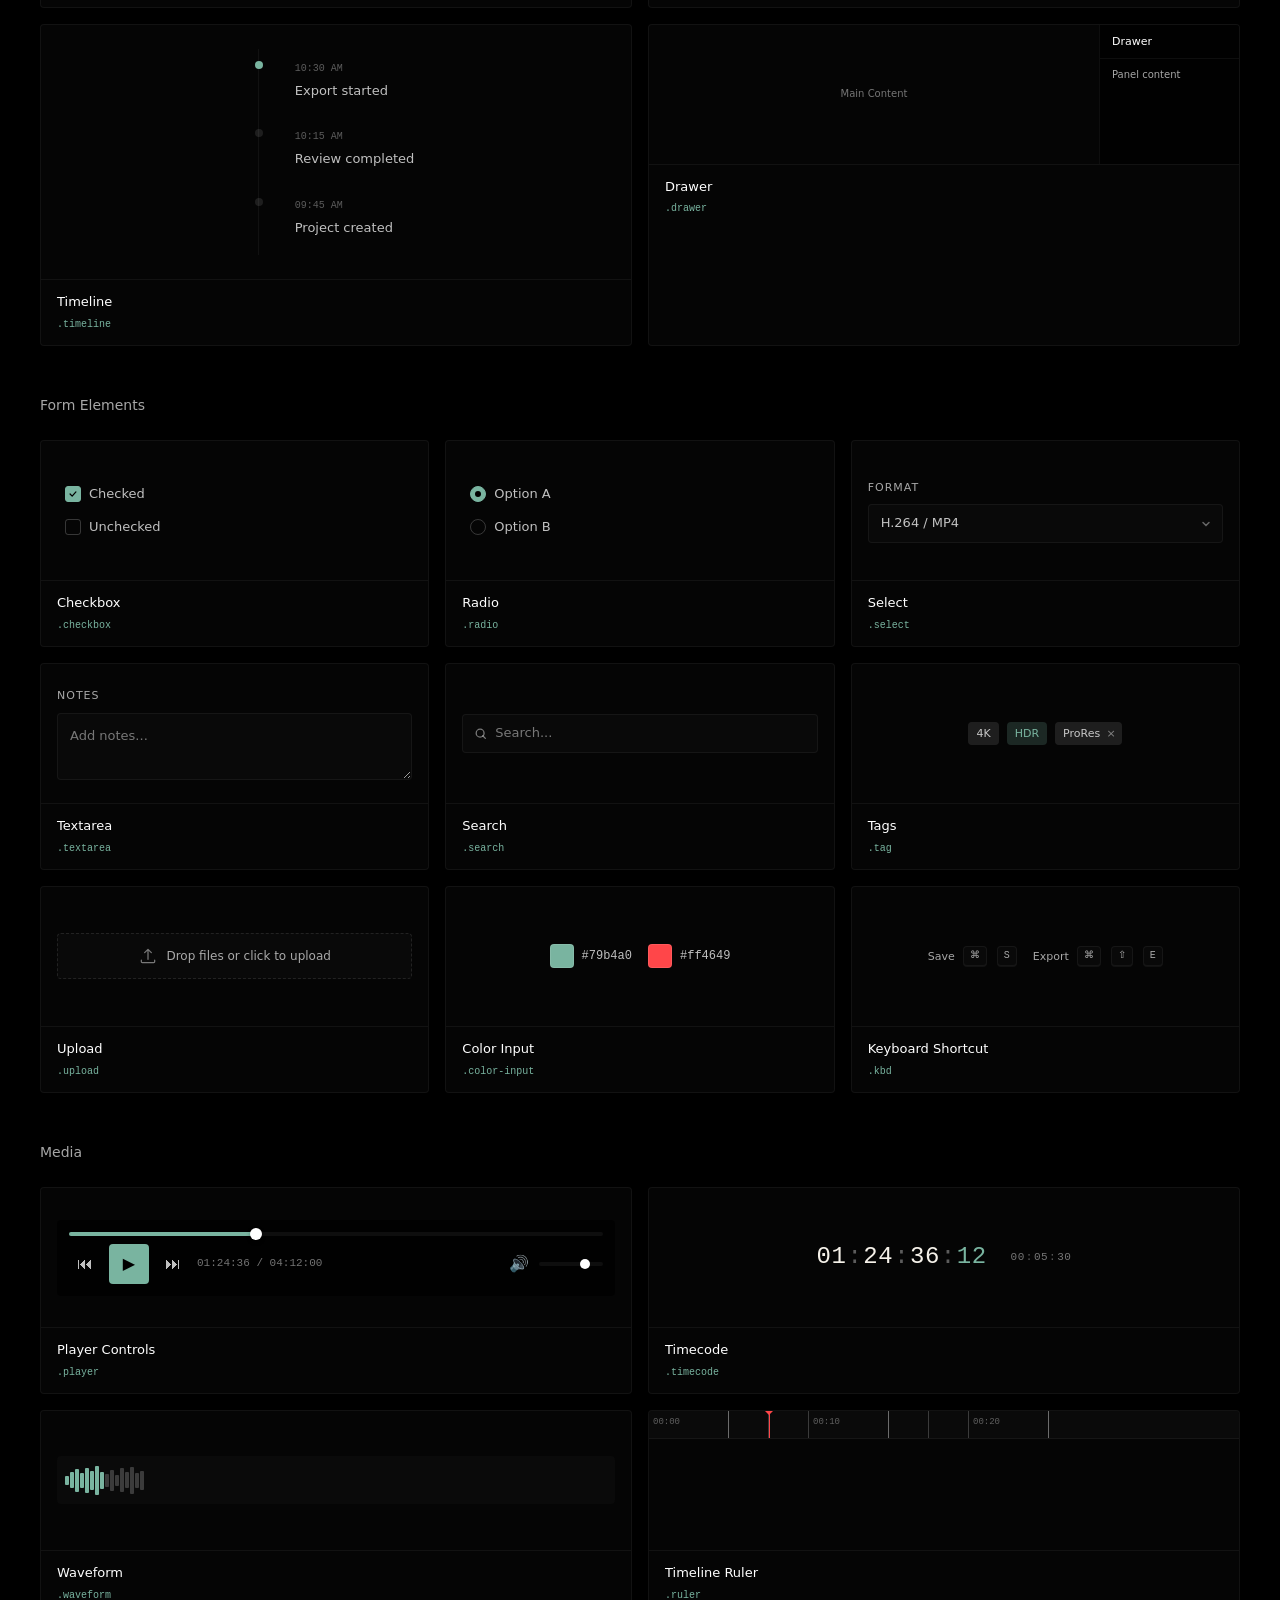
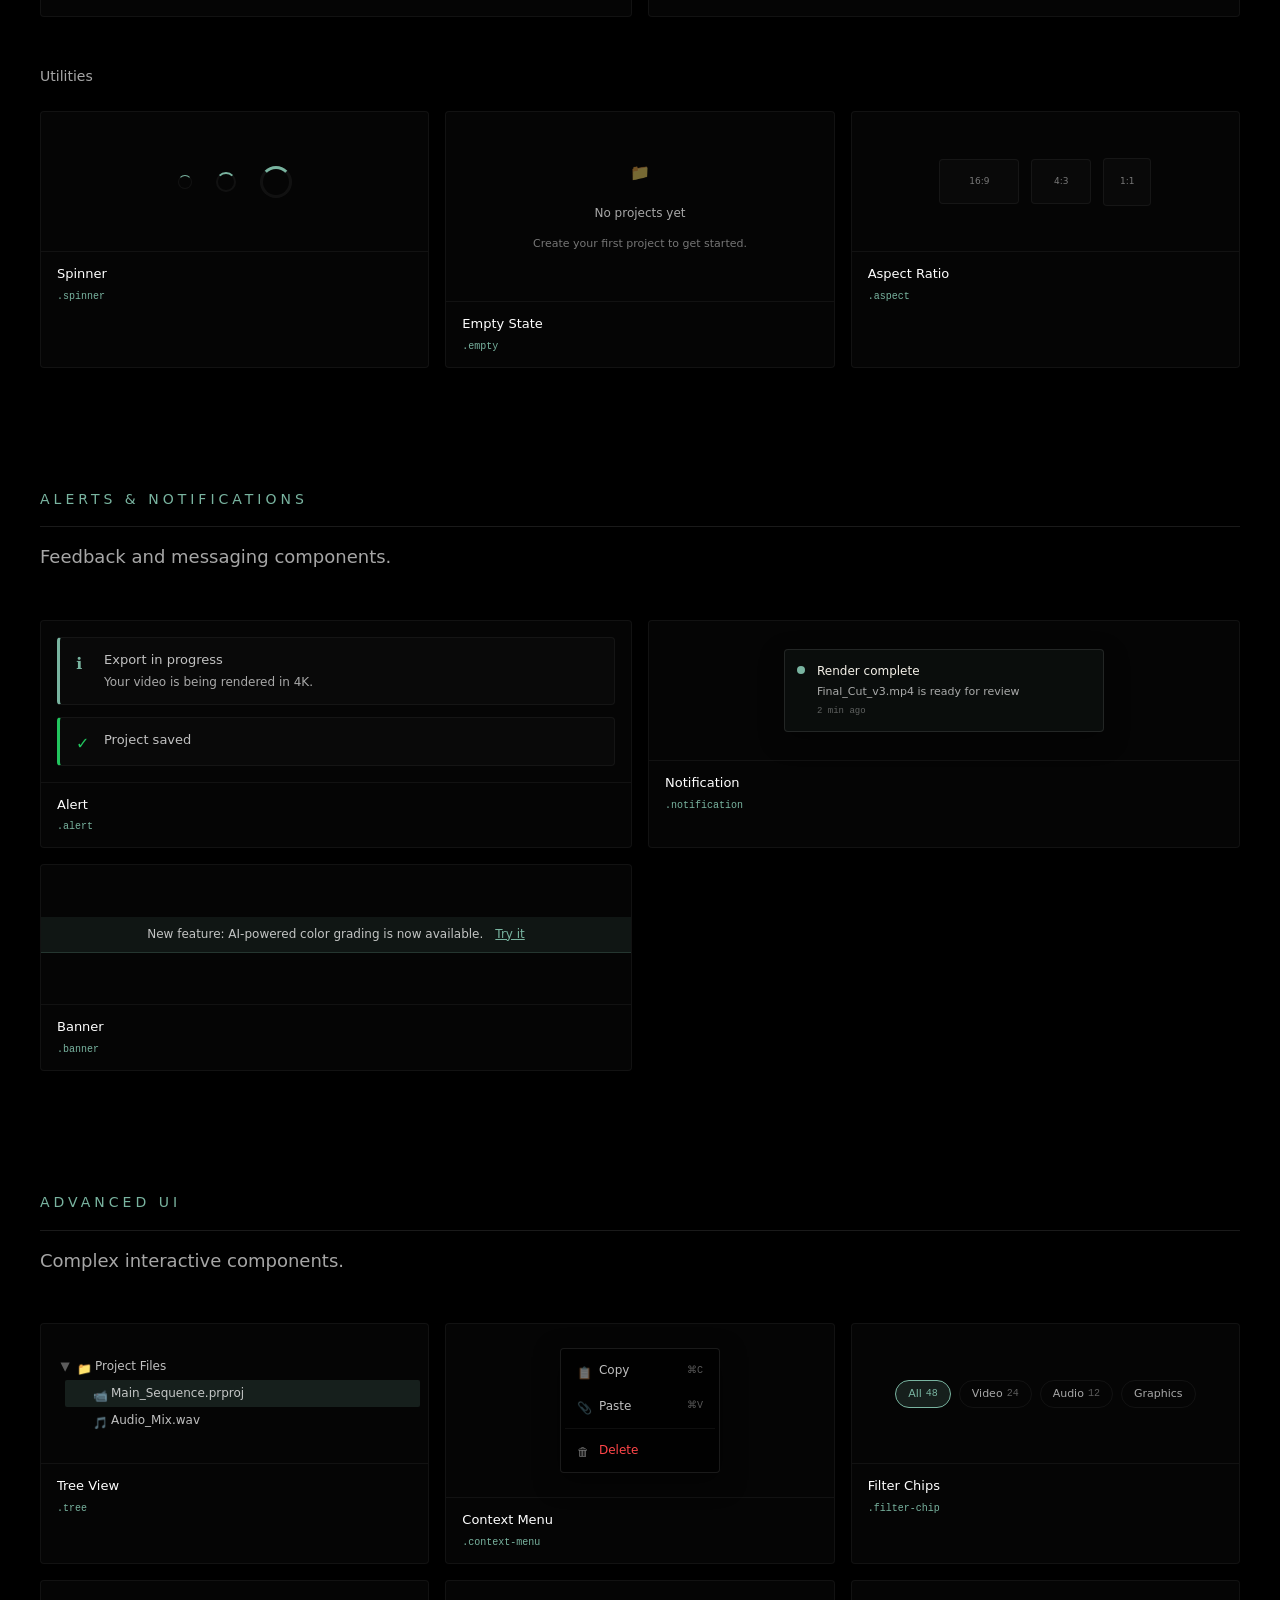
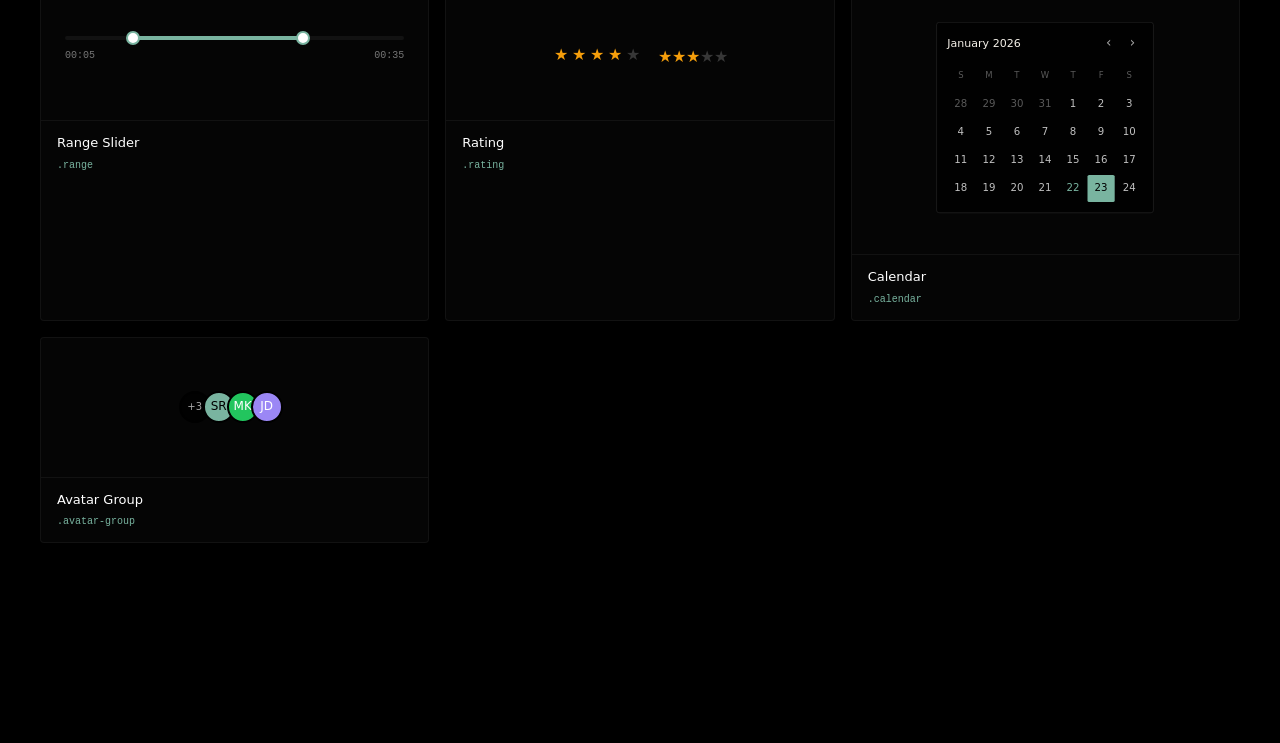
<file: examples/components.html>
<!DOCTYPE html>
<html lang="en">
<head>
  <meta charset="UTF-8">
  <meta name="viewport" content="width=device-width, initial-scale=1.0">
  <title>Basic Components - Push Record Design System</title>
  <link rel="stylesheet" href="../css/main.css">
  <style>
    /* Design System Page Styles */
    *, *::before, *::after {
      box-sizing: border-box;
      margin: 0;
      padding: 0;
    }

    html {
      scroll-behavior: smooth;
      -webkit-font-smoothing: antialiased;
    }

    body {
      background-color: var(--color-2);
      color: var(--color-8);
      font-family: var(--font-sf-pro-text);
      line-height: 1.6;
    }

    /* Layout */
    .ds-container {
      max-width: 1400px;
      margin: 0 auto;
      padding: 80px 40px;
    }

    .ds-section {
      margin-bottom: 120px;
    }

    .ds-section-title {
      font-family: var(--font-sf-pro);
      font-size: 14px;
      font-weight: var(--weight-medium);
      letter-spacing: 4px;
      text-transform: uppercase;
      color: var(--color-7);
      margin-bottom: 16px;
      padding-bottom: 16px;
      border-bottom: 1px solid var(--border-light);
    }

    .ds-section-description {
      font-size: 18px;
      color: var(--color-6);
      margin-bottom: 48px;
      max-width: 600px;
    }

    /* Grid */
    .ds-grid {
      display: grid;
      gap: 16px;
    }

    .ds-grid--2 { grid-template-columns: repeat(2, 1fr); }
    .ds-grid--3 { grid-template-columns: repeat(3, 1fr); }
    .ds-grid--4 { grid-template-columns: repeat(4, 1fr); }
    .ds-grid--5 { grid-template-columns: repeat(5, 1fr); }

    @media (max-width: 1024px) {
      .ds-grid--4, .ds-grid--5 { grid-template-columns: repeat(3, 1fr); }
    }

    @media (max-width: 768px) {
      .ds-grid--2, .ds-grid--3, .ds-grid--4, .ds-grid--5 {
        grid-template-columns: repeat(2, 1fr);
      }
    }

    /* Header */
    .ds-header {
      padding: 60px 40px;
      border-bottom: 1px solid var(--border-subtle);
      margin-bottom: 80px;
    }

    .ds-header__title {
      font-family: var(--font-sf-pro);
      font-size: 64px;
      font-weight: var(--weight-bold);
      color: var(--color-5);
      letter-spacing: -2px;
      margin-bottom: 16px;
    }

    .ds-header__subtitle {
      font-size: 24px;
      font-weight: var(--weight-light);
      color: var(--color-6);
    }

    /* Navigation */
    .ds-nav {
      position: fixed;
      left: 0;
      top: 0;
      width: 240px;
      height: 100vh;
      background: var(--bg-elevated);
      border-right: 1px solid var(--border-subtle);
      padding: 32px 24px;
      overflow-y: auto;
      z-index: 100;
    }

    .ds-nav__title {
      font-size: 14px;
      font-weight: var(--weight-medium);
      letter-spacing: 2px;
      text-transform: uppercase;
      color: var(--color-1);
      margin-bottom: 32px;
    }

    .ds-nav__link {
      display: block;
      font-size: 14px;
      color: var(--color-6);
      text-decoration: none;
      padding: 10px 0;
      border-bottom: 1px solid var(--border-subtle);
      transition: color 0.2s;
    }

    .ds-nav__link:hover {
      color: var(--color-7);
    }

    .ds-main {
      margin-left: 240px;
    }

    @media (max-width: 1024px) {
      .ds-nav { display: none; }
      .ds-main { margin-left: 0; }
    }

    /* Color Swatch */
    .ds-swatch {
      background: var(--bg-surface);
      border: 1px solid var(--border-subtle);
      border-radius: 4px;
      overflow: hidden;
    }

    .ds-swatch__color {
      height: 64px;
      display: flex;
      align-items: center;
      justify-content: center;
    }

    .ds-swatch__info {
      padding: 10px 12px;
      border-top: 1px solid var(--border-subtle);
    }

    .ds-swatch__name {
      font-size: 11px;
      font-weight: var(--weight-medium);
      color: var(--color-1);
      margin-bottom: 2px;
    }

    .ds-swatch__value {
      font-family: var(--font-sf-mono);
      font-size: 9px;
      color: var(--color-9);
    }

    .ds-swatch__token {
      font-family: var(--font-sf-mono);
      font-size: 9px;
      color: var(--color-7);
      margin-top: 4px;
    }

    /* Typography Specimen */
    .ds-type-specimen {
      padding: 20px 24px;
      background: var(--bg-surface);
      border: 1px solid var(--border-subtle);
      border-radius: 4px;
      margin-bottom: 16px;
    }

    .ds-type-specimen__sample {
      margin-bottom: 16px;
      padding-bottom: 16px;
      border-bottom: 1px solid var(--border-subtle);
    }

    .ds-type-specimen__meta {
      display: grid;
      grid-template-columns: repeat(4, 1fr);
      gap: 12px;
    }

    .ds-type-specimen__label {
      font-size: 9px;
      font-weight: var(--weight-medium);
      letter-spacing: 1px;
      text-transform: uppercase;
      color: var(--color-9);
      margin-bottom: 2px;
    }

    .ds-type-specimen__value {
      font-family: var(--font-sf-mono);
      font-size: 11px;
      color: var(--color-6);
    }

    /* Spacing */
    .ds-spacing-item {
      display: flex;
      align-items: center;
      gap: 16px;
      padding: 10px 0;
      border-bottom: 1px solid var(--border-subtle);
    }

    .ds-spacing-bar {
      height: 16px;
      background: var(--color-7);
      border-radius: 2px;
      opacity: 0.6;
    }

    .ds-spacing-label {
      font-family: var(--font-sf-mono);
      font-size: 11px;
      color: var(--color-6);
      min-width: 80px;
    }

    .ds-spacing-value {
      font-family: var(--font-sf-mono);
      font-size: 11px;
      color: var(--color-9);
      min-width: 48px;
    }

    /* Border Demo */
    .ds-border-demo {
      display: flex;
      align-items: center;
      gap: 16px;
      padding: 16px;
      background: var(--bg-surface);
      border-radius: 4px;
      margin-bottom: 12px;
    }

    .ds-border-sample {
      width: 80px;
      height: 56px;
      background: var(--bg-overlay);
      display: flex;
      align-items: center;
      justify-content: center;
      font-size: 10px;
      color: var(--color-9);
    }

    .ds-border-info {
      flex: 1;
    }

    .ds-border-name {
      font-size: 12px;
      font-weight: var(--weight-medium);
      color: var(--color-1);
      margin-bottom: 4px;
    }

    .ds-border-spec {
      font-family: var(--font-sf-mono);
      font-size: 10px;
      color: var(--color-9);
    }

    /* Effect Demo */
    .ds-effect-demo {
      padding: 24px;
      background: var(--bg-surface);
      border: 1px solid var(--border-subtle);
      border-radius: 4px;
      margin-bottom: 12px;
    }

    /* Component Card */
    .ds-component-card {
      background: var(--bg-surface);
      border: 1px solid var(--border-subtle);
      border-radius: 4px;
      overflow: hidden;
    }

    .ds-component-preview {
      padding: 24px;
      min-height: 140px;
      display: flex;
      align-items: center;
      justify-content: center;
      border-bottom: 1px solid var(--border-subtle);
    }

    .ds-component-info {
      padding: 12px 16px;
    }

    .ds-component-name {
      font-size: 13px;
      font-weight: var(--weight-medium);
      color: var(--color-1);
      margin-bottom: 4px;
    }

    .ds-component-class {
      font-family: var(--font-sf-mono);
      font-size: 10px;
      color: var(--color-7);
    }

    /* Code Block */
    .ds-code {
      background: rgba(0, 0, 0, 0.4);
      border: 1px solid var(--border-subtle);
      border-radius: 8px;
      padding: 24px;
      font-family: var(--font-sf-mono);
      font-size: 13px;
      color: var(--color-6);
      overflow-x: auto;
      white-space: pre;
      margin-top: 24px;
    }

    /* Divider */
    .ds-divider {
      height: 1px;
      background: var(--border-subtle);
      margin: 80px 0;
    }
  </style>
</head>
<body>
  <main class="ds-main" style="margin-left: 0;">
    <header class="ds-header">
      <a href="index.html" style="color: var(--color-7); font-size: 14px; text-decoration: none;">&larr; Back to Examples</a>
      <h1 class="ds-header__title" style="margin-top: 16px;">Basic Components</h1>
      <p class="ds-header__subtitle">Buttons, inputs, cards, badges, and core UI elements</p>
    </header>
    <div class="ds-container">
      <section id="components" class="ds-section">
        <h2 class="ds-section-title">Components</h2>
        <p class="ds-section-description">Reusable UI components for interfaces.</p>

        <h3 style="color: var(--color-6); font-size: 14px; margin-bottom: 24px; font-weight: 500;">Layout Components</h3>
        <div class="ds-grid ds-grid--2" style="margin-bottom: 48px;">

          <!-- Header -->
          <div class="ds-component-card">
            <div class="ds-component-preview" style="background: var(--color-2); padding: 0;">
              <div style="width: 100%;">
                <header class="header">
                  <div class="header__container" style="position: relative; height: 20px;">
                    <span class="header__date text-nav-muted">Jan 2026</span>
                    <span class="header__title text-nav">Push Record</span>
                    <span class="header__company text-nav-muted">Push record</span>
                  </div>
                </header>
              </div>
            </div>
            <div class="ds-component-info">
              <div class="ds-component-name">Header</div>
              <div class="ds-component-class">.header</div>
            </div>
          </div>

          <!-- Scene Info -->
          <div class="ds-component-card">
            <div class="ds-component-preview" style="align-items: flex-start; padding: 32px;">
              <div class="scene-info" style="transform: scale(0.6); transform-origin: top left;">
                <div class="scene-info__header">
                  <span class="text-scene">Scene 01</span>
                  <h2 class="text-title">Web 1.0</h2>
                </div>
                <div class="scene-info__location">
                  <p class="text-subtitle">The Read-Only Web</p>
                  <span class="text-meta">1991-2004</span>
                </div>
              </div>
            </div>
            <div class="ds-component-info">
              <div class="ds-component-name">Scene Info</div>
              <div class="ds-component-class">.scene-info</div>
            </div>
          </div>

          <!-- Exposition -->
          <div class="ds-component-card">
            <div class="ds-component-preview" style="align-items: flex-start; padding: 32px;">
              <div class="exposition" style="max-width: 400px;">
                <div class="exposition__content text-body-lg">
                  <p>Early websites functioned as static documents, focused on publishing information rather than creating an experience.</p>
                </div>
              </div>
            </div>
            <div class="ds-component-info">
              <div class="ds-component-name">Exposition Block</div>
              <div class="ds-component-class">.exposition</div>
            </div>
          </div>

          <!-- Voice Over -->
          <div class="ds-component-card">
            <div class="ds-component-preview" style="align-items: flex-start; padding: 32px;">
              <div class="voice-over" style="max-width: 400px;">
                <div class="voice-over__label">
                  <span class="text-label">Voice over</span>
                </div>
                <div class="voice-over__content">
                  <p class="text-quote">"The web was a digital brochure."</p>
                </div>
              </div>
            </div>
            <div class="ds-component-info">
              <div class="ds-component-name">Voice Over</div>
              <div class="ds-component-class">.voice-over</div>
            </div>
          </div>

          <!-- Question Header -->
          <div class="ds-component-card">
            <div class="ds-component-preview">
              <div class="question-header">
                <span class="text-question-label">Question 01</span>
                <div class="question-header__line"></div>
              </div>
            </div>
            <div class="ds-component-info">
              <div class="ds-component-name">Question Header</div>
              <div class="ds-component-class">.question-header</div>
            </div>
          </div>

          <!-- Card -->
          <div class="ds-component-card">
            <div class="ds-component-preview" style="padding: 32px;">
              <div class="card" style="width: 280px;">
                <div class="card__header">
                  <span style="font-size: 14px; font-weight: 500; color: var(--color-1);">Card Title</span>
                </div>
                <div class="card__body">
                  <p style="font-size: 13px; color: var(--color-6);">Card content goes here with supporting text.</p>
                </div>
              </div>
            </div>
            <div class="ds-component-info">
              <div class="ds-component-name">Card</div>
              <div class="ds-component-class">.card</div>
            </div>
          </div>

        </div>

        <!-- GAUGES & METERS -->
        <h3 style="color: var(--color-6); font-size: 14px; margin-bottom: 24px; font-weight: 500;">Gauges & Meters</h3>
        <div class="ds-grid ds-grid--3" style="margin-bottom: 48px;">

          <!-- Radial Gauge -->
          <div class="ds-component-card">
            <div class="ds-component-preview" style="flex-direction: column; gap: 24px;">
              <div class="gauge gauge--lg" role="meter" aria-label="Progress" aria-valuenow="70" aria-valuemin="0" aria-valuemax="100">
                <div class="gauge__ring">
                  <svg viewBox="0 0 160 160" aria-hidden="true">
                    <circle class="gauge__track" cx="80" cy="80" r="70"></circle>
                    <circle class="gauge__fill gauge__fill--accent" cx="80" cy="80" r="70"
                            stroke-dasharray="439.8" stroke-dashoffset="132"></circle>
                  </svg>
                </div>
                <div class="gauge__value">
                  <span class="gauge__number">70%</span>
                  <span class="gauge__label">Complete</span>
                </div>
              </div>
            </div>
            <div class="ds-component-info">
              <div class="ds-component-name">Radial Gauge</div>
              <div class="ds-component-class">.gauge (role="meter" aria-valuenow aria-valuemin aria-valuemax)</div>
            </div>
          </div>

          <!-- Multiple Gauges -->
          <div class="ds-component-card">
            <div class="ds-component-preview" style="gap: 16px;">
              <div class="gauge gauge--sm">
                <div class="gauge__ring">
                  <svg viewBox="0 0 80 80">
                    <circle class="gauge__track" cx="40" cy="40" r="32" stroke-width="6"></circle>
                    <circle class="gauge__fill" cx="40" cy="40" r="32" stroke-width="6"
                            stroke-dasharray="201" stroke-dashoffset="40"></circle>
                  </svg>
                </div>
                <div class="gauge__value">
                  <span class="gauge__number" style="font-size: 14px;">80</span>
                </div>
              </div>
              <div class="gauge gauge--sm">
                <div class="gauge__ring">
                  <svg viewBox="0 0 80 80">
                    <circle class="gauge__track" cx="40" cy="40" r="32" stroke-width="6"></circle>
                    <circle class="gauge__fill gauge__fill--warning" cx="40" cy="40" r="32" stroke-width="6"
                            stroke-dasharray="201" stroke-dashoffset="100"></circle>
                  </svg>
                </div>
                <div class="gauge__value">
                  <span class="gauge__number" style="font-size: 14px;">50</span>
                </div>
              </div>
              <div class="gauge gauge--sm">
                <div class="gauge__ring">
                  <svg viewBox="0 0 80 80">
                    <circle class="gauge__track" cx="40" cy="40" r="32" stroke-width="6"></circle>
                    <circle class="gauge__fill gauge__fill--error" cx="40" cy="40" r="32" stroke-width="6"
                            stroke-dasharray="201" stroke-dashoffset="160"></circle>
                  </svg>
                </div>
                <div class="gauge__value">
                  <span class="gauge__number" style="font-size: 14px;">20</span>
                </div>
              </div>
            </div>
            <div class="ds-component-info">
              <div class="ds-component-name">Gauge Variants</div>
              <div class="ds-component-class">.gauge--sm + color modifiers</div>
            </div>
          </div>

          <!-- Linear Meter -->
          <div class="ds-component-card">
            <div class="ds-component-preview" style="flex-direction: column; gap: 20px; width: 100%; padding: 32px;">
              <div class="meter">
                <div class="meter__header">
                  <span class="meter__label">Storage</span>
                  <span class="meter__value">64 / 128 GB</span>
                </div>
                <div class="meter__track">
                  <div class="meter__fill" style="width: 50%;"></div>
                </div>
              </div>
              <div class="meter">
                <div class="meter__header">
                  <span class="meter__label">Memory</span>
                  <span class="meter__value">85%</span>
                </div>
                <div class="meter__track">
                  <div class="meter__fill meter__fill--warning" style="width: 85%;"></div>
                </div>
              </div>
            </div>
            <div class="ds-component-info">
              <div class="ds-component-name">Linear Meter</div>
              <div class="ds-component-class">.meter</div>
            </div>
          </div>

          <!-- Stat -->
          <div class="ds-component-card">
            <div class="ds-component-preview" style="gap: 40px;">
              <div class="stat">
                <span class="stat__value">2,847</span>
                <span class="stat__label">Active Users</span>
                <span class="stat__delta">+12.5%</span>
              </div>
              <div class="stat stat--center">
                <span class="stat__value stat__value--sm">98.2</span>
                <span class="stat__label">Uptime %</span>
              </div>
            </div>
            <div class="ds-component-info">
              <div class="ds-component-name">Stat Display</div>
              <div class="ds-component-class">.stat</div>
            </div>
          </div>

          <!-- Progress Ring -->
          <div class="ds-component-card">
            <div class="ds-component-preview" style="gap: 24px;">
              <div class="progress-ring progress-ring--sm">
                <svg viewBox="0 0 24 24">
                  <circle class="progress-ring__track" cx="12" cy="12" r="9"></circle>
                  <circle class="progress-ring__fill" cx="12" cy="12" r="9"
                          stroke-dasharray="56.5" stroke-dashoffset="14"></circle>
                </svg>
              </div>
              <div class="progress-ring progress-ring--md">
                <svg viewBox="0 0 40 40">
                  <circle class="progress-ring__track" cx="20" cy="20" r="16"></circle>
                  <circle class="progress-ring__fill" cx="20" cy="20" r="16"
                          stroke-dasharray="100.5" stroke-dashoffset="25"></circle>
                </svg>
              </div>
              <div class="progress-ring progress-ring--lg progress-ring--spinning">
                <svg viewBox="0 0 56 56">
                  <circle class="progress-ring__track" cx="28" cy="28" r="22"></circle>
                  <circle class="progress-ring__fill" cx="28" cy="28" r="22"
                          stroke-dasharray="138" stroke-dashoffset="100"></circle>
                </svg>
              </div>
            </div>
            <div class="ds-component-info">
              <div class="ds-component-name">Progress Ring</div>
              <div class="ds-component-class">.progress-ring</div>
            </div>
          </div>

          <!-- Sparkline -->
          <div class="ds-component-card">
            <div class="ds-component-preview" style="padding: 32px; width: 100%;">
              <div style="display: flex; align-items: center; gap: 24px; width: 100%;">
                <div class="stat" style="flex-shrink: 0;">
                  <span class="stat__value stat__value--sm">847</span>
                  <span class="stat__label">Events</span>
                </div>
                <div class="sparkline" style="flex: 1; height: 40px;">
                  <div class="sparkline__bar" style="height: 30%;"></div>
                  <div class="sparkline__bar" style="height: 45%;"></div>
                  <div class="sparkline__bar" style="height: 60%;"></div>
                  <div class="sparkline__bar" style="height: 40%;"></div>
                  <div class="sparkline__bar" style="height: 75%;"></div>
                  <div class="sparkline__bar" style="height: 90%;"></div>
                  <div class="sparkline__bar" style="height: 65%;"></div>
                  <div class="sparkline__bar" style="height: 80%;"></div>
                  <div class="sparkline__bar" style="height: 55%;"></div>
                  <div class="sparkline__bar" style="height: 70%;"></div>
                  <div class="sparkline__bar" style="height: 85%;"></div>
                  <div class="sparkline__bar" style="height: 100%;"></div>
                </div>
              </div>
            </div>
            <div class="ds-component-info">
              <div class="ds-component-name">Sparkline</div>
              <div class="ds-component-class">.sparkline</div>
            </div>
          </div>

        </div>

        <!-- CONTROLS -->
        <h3 style="color: var(--color-6); font-size: 14px; margin-bottom: 24px; font-weight: 500;">Controls</h3>
        <div class="ds-grid ds-grid--3" style="margin-bottom: 48px;">

          <!-- Knob/Dial -->
          <div class="ds-component-card">
            <div class="ds-component-preview" style="gap: 32px;">
              <div class="knob" role="slider" aria-label="Volume" aria-valuenow="64" aria-valuemin="0" aria-valuemax="100">
                <div class="knob__dial" style="transform: rotate(45deg);"></div>
                <span class="knob__label">Volume</span>
                <span class="knob__value">64</span>
              </div>
              <div class="knob" role="slider" aria-label="Pan" aria-valuenow="-20" aria-valuemin="-100" aria-valuemax="100">
                <div class="knob__dial knob__dial--lg" style="transform: rotate(-30deg);"></div>
                <span class="knob__label">Pan</span>
                <span class="knob__value">-20</span>
              </div>
            </div>
            <div class="ds-component-info">
              <div class="ds-component-name">Knob / Dial</div>
              <div class="ds-component-class">.knob (role="slider" aria-valuenow aria-valuemin aria-valuemax)</div>
            </div>
          </div>

          <!-- Slider -->
          <div class="ds-component-card">
            <div class="ds-component-preview" style="flex-direction: column; gap: 24px; width: 100%; padding: 32px;">
              <div class="slider">
                <div class="slider__header">
                  <span class="slider__label">Opacity</span>
                  <span class="slider__value">75%</span>
                </div>
                <input type="range" class="slider__input" value="75">
              </div>
              <div class="slider">
                <div class="slider__header">
                  <span class="slider__label">Blur</span>
                  <span class="slider__value">12px</span>
                </div>
                <input type="range" class="slider__input" value="40">
              </div>
            </div>
            <div class="ds-component-info">
              <div class="ds-component-name">Slider</div>
              <div class="ds-component-class">.slider</div>
            </div>
          </div>

          <!-- Toggle -->
          <div class="ds-component-card">
            <div class="ds-component-preview" style="flex-direction: column; gap: 16px;">
              <label class="toggle">
                <input type="checkbox" class="toggle__input" checked>
                <span class="toggle__track">
                  <span class="toggle__thumb"></span>
                </span>
                <span class="toggle__label">Enabled</span>
              </label>
              <label class="toggle">
                <input type="checkbox" class="toggle__input">
                <span class="toggle__track">
                  <span class="toggle__thumb"></span>
                </span>
                <span class="toggle__label">Disabled</span>
              </label>
            </div>
            <div class="ds-component-info">
              <div class="ds-component-name">Toggle Switch</div>
              <div class="ds-component-class">.toggle</div>
            </div>
          </div>

          <!-- Segmented Control -->
          <div class="ds-component-card">
            <div class="ds-component-preview">
              <div class="segmented">
                <button class="segmented__option segmented__option--active">Day</button>
                <button class="segmented__option">Week</button>
                <button class="segmented__option">Month</button>
              </div>
            </div>
            <div class="ds-component-info">
              <div class="ds-component-name">Segmented Control</div>
              <div class="ds-component-class">.segmented</div>
            </div>
          </div>

          <!-- Buttons -->
          <div class="ds-component-card">
            <div class="ds-component-preview" style="gap: 12px; flex-wrap: wrap;">
              <button class="btn btn--primary">Primary</button>
              <button class="btn btn--secondary">Secondary</button>
              <button class="btn btn--ghost">Ghost</button>
            </div>
            <div class="ds-component-info">
              <div class="ds-component-name">Buttons</div>
              <div class="ds-component-class">.btn .btn--primary/secondary/ghost</div>
            </div>
          </div>

          <!-- Input -->
          <div class="ds-component-card">
            <div class="ds-component-preview" style="width: 100%; padding: 32px;">
              <div class="input" style="width: 100%;">
                <label class="input__label">Email Address</label>
                <input type="email" class="input__field" placeholder="you@example.com">
                <span class="input__hint">We'll never share your email.</span>
              </div>
            </div>
            <div class="ds-component-info">
              <div class="ds-component-name">Input Field</div>
              <div class="ds-component-class">.input</div>
            </div>
          </div>

        </div>

        <!-- FEEDBACK & STATUS -->
        <h3 style="color: var(--color-6); font-size: 14px; margin-bottom: 24px; font-weight: 500;">Feedback & Status</h3>
        <div class="ds-grid ds-grid--3" style="margin-bottom: 48px;">

          <!-- Badges -->
          <div class="ds-component-card">
            <div class="ds-component-preview" style="gap: 12px; flex-wrap: wrap;">
              <span class="badge badge--default">Default</span>
              <span class="badge badge--accent">Active</span>
              <span class="badge badge--warning">Warning</span>
              <span class="badge badge--error">Error</span>
              <span class="badge badge--solid">New</span>
            </div>
            <div class="ds-component-info">
              <div class="ds-component-name">Badges</div>
              <div class="ds-component-class">.badge</div>
            </div>
          </div>

          <!-- Indicators -->
          <div class="ds-component-card">
            <div class="ds-component-preview" style="flex-direction: column; gap: 12px; align-items: flex-start;">
              <div class="indicator">
                <span class="indicator__dot indicator__dot--success indicator__dot--pulse"></span>
                <span class="indicator__label">Online</span>
              </div>
              <div class="indicator">
                <span class="indicator__dot indicator__dot--warning"></span>
                <span class="indicator__label">Away</span>
              </div>
              <div class="indicator">
                <span class="indicator__dot indicator__dot--error"></span>
                <span class="indicator__label">Offline</span>
              </div>
              <div class="indicator">
                <span class="indicator__dot indicator__dot--muted"></span>
                <span class="indicator__label">Unknown</span>
              </div>
            </div>
            <div class="ds-component-info">
              <div class="ds-component-name">Status Indicator</div>
              <div class="ds-component-class">.indicator</div>
            </div>
          </div>

          <!-- Tooltip -->
          <div class="ds-component-card">
            <div class="ds-component-preview">
              <div class="tooltip">
                <button class="btn btn--secondary">Hover me</button>
                <div class="tooltip__content" style="opacity: 1; visibility: visible; position: relative; transform: none; margin-top: 12px;">
                  Helpful information
                </div>
              </div>
            </div>
            <div class="ds-component-info">
              <div class="ds-component-name">Tooltip</div>
              <div class="ds-component-class">.tooltip</div>
            </div>
          </div>

          <!-- Avatar -->
          <div class="ds-component-card">
            <div class="ds-component-preview" style="gap: 16px;">
              <div class="avatar avatar--sm">A</div>
              <div class="avatar avatar--md">B</div>
              <div class="avatar avatar--lg avatar--ring">C</div>
              <div class="avatar avatar--xl">D</div>
            </div>
            <div class="ds-component-info">
              <div class="ds-component-name">Avatar</div>
              <div class="ds-component-class">.avatar</div>
            </div>
          </div>

          <!-- Skeleton -->
          <div class="ds-component-card">
            <div class="ds-component-preview" style="flex-direction: column; gap: 12px; width: 100%; padding: 32px; align-items: flex-start;">
              <div class="skeleton skeleton--heading" style="width: 40%;"></div>
              <div class="skeleton skeleton--text"></div>
              <div class="skeleton skeleton--text" style="width: 80%;"></div>
              <div style="display: flex; gap: 12px; margin-top: 8px;">
                <div class="skeleton skeleton--circle" style="width: 32px; height: 32px;"></div>
                <div style="flex: 1; display: flex; flex-direction: column; gap: 8px;">
                  <div class="skeleton skeleton--text" style="width: 60%;"></div>
                  <div class="skeleton skeleton--text" style="width: 40%;"></div>
                </div>
              </div>
            </div>
            <div class="ds-component-info">
              <div class="ds-component-name">Skeleton Loader</div>
              <div class="ds-component-class">.skeleton</div>
            </div>
          </div>

          <!-- Divider -->
          <div class="ds-component-card">
            <div class="ds-component-preview" style="flex-direction: column; width: 100%; padding: 32px; gap: 16px;">
              <span style="font-size: 12px; color: var(--color-6);">Content above</span>
              <hr class="divider" style="margin: 0;">
              <span style="font-size: 12px; color: var(--color-6);">Content below</span>
              <hr class="divider divider--accent" style="margin: 0;">
              <span style="font-size: 12px; color: var(--color-6);">Accent divider</span>
            </div>
            <div class="ds-component-info">
              <div class="ds-component-name">Divider</div>
              <div class="ds-component-class">.divider</div>
            </div>
          </div>

        </div>

        <!-- NAVIGATION -->
        <h3 style="color: var(--color-6); font-size: 14px; margin-bottom: 24px; font-weight: 500;">Navigation</h3>
        <div class="ds-grid ds-grid--3" style="margin-bottom: 48px;">

          <!-- Tabs -->
          <div class="ds-component-card">
            <div class="ds-component-preview" style="width: 100%; align-items: flex-start;">
              <div class="tabs" style="width: 100%;">
                <div class="tabs__list">
                  <button class="tabs__tab tabs__tab--active">Overview</button>
                  <button class="tabs__tab">Details</button>
                  <button class="tabs__tab">Settings</button>
                </div>
              </div>
            </div>
            <div class="ds-component-info">
              <div class="ds-component-name">Tabs</div>
              <div class="ds-component-class">.tabs</div>
            </div>
          </div>

          <!-- Tabs Pills -->
          <div class="ds-component-card">
            <div class="ds-component-preview">
              <div class="tabs tabs--pills">
                <div class="tabs__list">
                  <button class="tabs__tab tabs__tab--active">Day</button>
                  <button class="tabs__tab">Week</button>
                  <button class="tabs__tab">Month</button>
                </div>
              </div>
            </div>
            <div class="ds-component-info">
              <div class="ds-component-name">Pill Tabs</div>
              <div class="ds-component-class">.tabs--pills</div>
            </div>
          </div>

          <!-- Breadcrumb -->
          <div class="ds-component-card">
            <div class="ds-component-preview">
              <nav class="breadcrumb">
                <a href="#" class="breadcrumb__item">Home</a>
                <span class="breadcrumb__separator">/</span>
                <a href="#" class="breadcrumb__item">Projects</a>
                <span class="breadcrumb__separator">/</span>
                <span class="breadcrumb__item breadcrumb__item--current">Edit</span>
              </nav>
            </div>
            <div class="ds-component-info">
              <div class="ds-component-name">Breadcrumb</div>
              <div class="ds-component-class">.breadcrumb</div>
            </div>
          </div>

          <!-- Pagination -->
          <div class="ds-component-card">
            <div class="ds-component-preview">
              <nav class="pagination">
                <button class="pagination__item">&larr;</button>
                <button class="pagination__item">1</button>
                <button class="pagination__item pagination__item--active">2</button>
                <button class="pagination__item">3</button>
                <span class="pagination__ellipsis">...</span>
                <button class="pagination__item">12</button>
                <button class="pagination__item">&rarr;</button>
              </nav>
            </div>
            <div class="ds-component-info">
              <div class="ds-component-name">Pagination</div>
              <div class="ds-component-class">.pagination</div>
            </div>
          </div>

          <!-- Stepper -->
          <div class="ds-component-card">
            <div class="ds-component-preview" style="width: 100%;">
              <div class="stepper" style="width: 100%;">
                <div class="stepper__step stepper__step--completed">
                  <div class="stepper__indicator">1</div>
                </div>
                <div class="stepper__connector" style="background: var(--teal);"></div>
                <div class="stepper__step stepper__step--active">
                  <div class="stepper__indicator">2</div>
                </div>
                <div class="stepper__connector"></div>
                <div class="stepper__step">
                  <div class="stepper__indicator">3</div>
                </div>
              </div>
            </div>
            <div class="ds-component-info">
              <div class="ds-component-name">Stepper</div>
              <div class="ds-component-class">.stepper</div>
            </div>
          </div>

          <!-- Sidebar -->
          <div class="ds-component-card">
            <div class="ds-component-preview" style="align-items: stretch; padding: 0; height: 180px;">
              <div class="sidebar sidebar--compact" style="width: 100%; border-right: none;">
                <div class="sidebar__content" style="padding: 8px;">
                  <a class="sidebar__item sidebar__item--active">Dashboard</a>
                  <a class="sidebar__item">Projects</a>
                  <a class="sidebar__item">Timeline</a>
                  <a class="sidebar__item">Settings</a>
                </div>
              </div>
            </div>
            <div class="ds-component-info">
              <div class="ds-component-name">Sidebar Menu</div>
              <div class="ds-component-class">.sidebar</div>
            </div>
          </div>

        </div>

        <!-- MENUS & OVERLAYS -->
        <h3 style="color: var(--color-6); font-size: 14px; margin-bottom: 24px; font-weight: 500;">Menus & Overlays</h3>
        <div class="ds-grid ds-grid--3" style="margin-bottom: 48px;">

          <!-- Dropdown -->
          <div class="ds-component-card">
            <div class="ds-component-preview" style="align-items: flex-start; padding-top: 16px;">
              <div class="dropdown dropdown--open" style="position: relative;">
                <div class="dropdown__menu" style="position: relative; opacity: 1; visibility: visible; transform: none; margin: 0;">
                  <div class="dropdown__item">Edit</div>
                  <div class="dropdown__item">Duplicate</div>
                  <div class="dropdown__divider"></div>
                  <div class="dropdown__item dropdown__item--danger">Delete</div>
                </div>
              </div>
            </div>
            <div class="ds-component-info">
              <div class="ds-component-name">Dropdown Menu</div>
              <div class="ds-component-class">.dropdown</div>
            </div>
          </div>

          <!-- Modal Preview -->
          <div class="ds-component-card">
            <div class="ds-component-preview" style="padding: 16px;">
              <div class="modal" style="position: relative; transform: none; max-width: 240px;">
                <div class="modal__header" style="padding: 12px 16px;">
                  <span class="modal__title" style="font-size: 13px;">Confirm</span>
                </div>
                <div class="modal__body" style="padding: 12px 16px; font-size: 11px; color: var(--color-6);">
                  Are you sure?
                </div>
                <div class="modal__footer" style="padding: 8px 12px;">
                  <button class="btn btn--ghost btn--sm">Cancel</button>
                  <button class="btn btn--primary btn--sm">Confirm</button>
                </div>
              </div>
            </div>
            <div class="ds-component-info">
              <div class="ds-component-name">Modal</div>
              <div class="ds-component-class">.modal</div>
            </div>
          </div>

          <!-- Toast -->
          <div class="ds-component-card">
            <div class="ds-component-preview" style="flex-direction: column; gap: 8px; align-items: flex-start; padding: 16px;">
              <div class="toast toast--success" style="padding: 8px 12px;">
                <div class="toast__content">
                  <div class="toast__title" style="font-size: 11px;">Saved</div>
                </div>
              </div>
              <div class="toast toast--error" style="padding: 8px 12px;">
                <div class="toast__content">
                  <div class="toast__title" style="font-size: 11px;">Error</div>
                </div>
              </div>
            </div>
            <div class="ds-component-info">
              <div class="ds-component-name">Toast</div>
              <div class="ds-component-class">.toast</div>
            </div>
          </div>

          <!-- Command Palette -->
          <div class="ds-component-card">
            <div class="ds-component-preview" style="width: 100%; padding: 16px;">
              <div class="command" style="max-width: 100%;">
                <div class="command__input-wrapper" style="padding: 8px 12px;">
                  <input class="command__input" placeholder="Search..." style="font-size: 12px;">
                </div>
                <div class="command__list" style="padding: 4px; max-height: none;">
                  <div class="command__item" style="padding: 6px 8px;">
                    <span class="command__item-text" style="font-size: 11px;">New Project</span>
                    <span class="command__item-shortcut" style="font-size: 9px;">⌘N</span>
                  </div>
                  <div class="command__item command__item--selected" style="padding: 6px 8px;">
                    <span class="command__item-text" style="font-size: 11px;">Open File</span>
                    <span class="command__item-shortcut" style="font-size: 9px;">⌘O</span>
                  </div>
                </div>
              </div>
            </div>
            <div class="ds-component-info">
              <div class="ds-component-name">Command Palette</div>
              <div class="ds-component-class">.command</div>
            </div>
          </div>

          <!-- Accordion -->
          <div class="ds-component-card">
            <div class="ds-component-preview" style="width: 100%; padding: 16px;">
              <div class="accordion" style="width: 100%;">
                <div class="accordion__item accordion__item--open">
                  <button class="accordion__trigger" style="padding: 8px 12px; font-size: 11px;">
                    Section One
                    <span style="color: var(--color-9);">▼</span>
                  </button>
                  <div class="accordion__content" style="padding: 0 12px 8px; font-size: 10px;">
                    Content here
                  </div>
                </div>
                <div class="accordion__item">
                  <button class="accordion__trigger" style="padding: 8px 12px; font-size: 11px;">
                    Section Two
                    <span style="color: var(--color-9);">▶</span>
                  </button>
                </div>
              </div>
            </div>
            <div class="ds-component-info">
              <div class="ds-component-name">Accordion</div>
              <div class="ds-component-class">.accordion</div>
            </div>
          </div>

          <!-- Toolbar -->
          <div class="ds-component-card">
            <div class="ds-component-preview">
              <div class="toolbar">
                <div class="toolbar__group">
                  <button class="toolbar__btn toolbar__btn--active">B</button>
                  <button class="toolbar__btn">I</button>
                  <button class="toolbar__btn">U</button>
                </div>
                <div class="toolbar__divider"></div>
                <div class="toolbar__group">
                  <button class="toolbar__btn">L</button>
                  <button class="toolbar__btn">C</button>
                  <button class="toolbar__btn">R</button>
                </div>
              </div>
            </div>
            <div class="ds-component-info">
              <div class="ds-component-name">Toolbar</div>
              <div class="ds-component-class">.toolbar</div>
            </div>
          </div>

        </div>

        <!-- DATA DISPLAY -->
        <h3 style="color: var(--color-6); font-size: 14px; margin-bottom: 24px; font-weight: 500;">Data Display</h3>
        <div class="ds-grid ds-grid--2" style="margin-bottom: 48px;">

          <!-- List -->
          <div class="ds-component-card">
            <div class="ds-component-preview" style="width: 100%; padding: 16px;">
              <div class="list list--bordered" style="width: 100%;">
                <div class="list__item list__item--interactive">
                  <div class="list__content">
                    <div class="list__title">Project Alpha</div>
                    <div class="list__description">Updated 2 hours ago</div>
                  </div>
                </div>
                <div class="list__item list__item--interactive list__item--active">
                  <div class="list__content">
                    <div class="list__title">Project Beta</div>
                    <div class="list__description">Updated yesterday</div>
                  </div>
                </div>
                <div class="list__item list__item--interactive">
                  <div class="list__content">
                    <div class="list__title">Project Gamma</div>
                    <div class="list__description">Updated 3 days ago</div>
                  </div>
                </div>
              </div>
            </div>
            <div class="ds-component-info">
              <div class="ds-component-name">List</div>
              <div class="ds-component-class">.list</div>
            </div>
          </div>

          <!-- Table -->
          <div class="ds-component-card">
            <div class="ds-component-preview" style="width: 100%; padding: 16px;">
              <div class="table-container" style="width: 100%;">
                <table class="table table--compact">
                  <thead>
                    <tr>
                      <th>Name</th>
                      <th>Status</th>
                      <th>Size</th>
                    </tr>
                  </thead>
                  <tbody>
                    <tr>
                      <td>video_01.mp4</td>
                      <td><span class="badge badge--accent badge--tight">Done</span></td>
                      <td class="table__mono">2.4 GB</td>
                    </tr>
                    <tr>
                      <td>video_02.mp4</td>
                      <td><span class="badge badge--warning badge--tight">Pending</span></td>
                      <td class="table__mono">1.8 GB</td>
                    </tr>
                  </tbody>
                </table>
              </div>
            </div>
            <div class="ds-component-info">
              <div class="ds-component-name">Table</div>
              <div class="ds-component-class">.table</div>
            </div>
          </div>

          <!-- Timeline -->
          <div class="ds-component-card">
            <div class="ds-component-preview" style="align-items: flex-start; padding: 24px;">
              <div class="timeline">
                <div class="timeline__item timeline__item--active">
                  <div class="timeline__marker"></div>
                  <div class="timeline__time">10:30 AM</div>
                  <div class="timeline__title">Export started</div>
                </div>
                <div class="timeline__item">
                  <div class="timeline__marker"></div>
                  <div class="timeline__time">10:15 AM</div>
                  <div class="timeline__title">Review completed</div>
                </div>
                <div class="timeline__item">
                  <div class="timeline__marker"></div>
                  <div class="timeline__time">09:45 AM</div>
                  <div class="timeline__title">Project created</div>
                </div>
              </div>
            </div>
            <div class="ds-component-info">
              <div class="ds-component-name">Timeline</div>
              <div class="ds-component-class">.timeline</div>
            </div>
          </div>

          <!-- Drawer Preview -->
          <div class="ds-component-card">
            <div class="ds-component-preview" style="padding: 0; align-items: stretch;">
              <div style="flex: 1; display: flex; align-items: center; justify-content: center; font-size: 10px; color: var(--color-9);">
                Main Content
              </div>
              <div style="width: 140px; background: var(--bg-elevated); border-left: 1px solid var(--border-subtle);">
                <div class="drawer__header" style="padding: 8px 12px;">
                  <span class="drawer__title" style="font-size: 11px;">Drawer</span>
                </div>
                <div class="drawer__body" style="padding: 8px 12px; font-size: 10px; color: var(--color-6);">
                  Panel content
                </div>
              </div>
            </div>
            <div class="ds-component-info">
              <div class="ds-component-name">Drawer</div>
              <div class="ds-component-class">.drawer</div>
            </div>
          </div>

        </div>

        <!-- FORM ELEMENTS -->
        <h3 style="color: var(--color-6); font-size: 14px; margin-bottom: 24px; font-weight: 500;">Form Elements</h3>
        <div class="ds-grid ds-grid--3" style="margin-bottom: 48px;">

          <!-- Checkbox -->
          <div class="ds-component-card">
            <div class="ds-component-preview" style="flex-direction: column; gap: 12px; align-items: flex-start;">
              <label class="checkbox">
                <input type="checkbox" class="checkbox__input" checked>
                <span class="checkbox__box">
                  <svg viewBox="0 0 12 12" fill="none"><path d="M2.5 6L5 8.5L9.5 3.5" stroke="currentColor" stroke-width="1.5" stroke-linecap="round" stroke-linejoin="round"/></svg>
                </span>
                <span class="checkbox__label">Checked</span>
              </label>
              <label class="checkbox">
                <input type="checkbox" class="checkbox__input">
                <span class="checkbox__box">
                  <svg viewBox="0 0 12 12" fill="none"><path d="M2.5 6L5 8.5L9.5 3.5" stroke="currentColor" stroke-width="1.5" stroke-linecap="round" stroke-linejoin="round"/></svg>
                </span>
                <span class="checkbox__label">Unchecked</span>
              </label>
            </div>
            <div class="ds-component-info">
              <div class="ds-component-name">Checkbox</div>
              <div class="ds-component-class">.checkbox</div>
            </div>
          </div>

          <!-- Radio -->
          <div class="ds-component-card">
            <div class="ds-component-preview" style="flex-direction: column; gap: 12px; align-items: flex-start;">
              <label class="radio">
                <input type="radio" name="demo-radio" class="radio__input" checked>
                <span class="radio__circle"></span>
                <span class="radio__label">Option A</span>
              </label>
              <label class="radio">
                <input type="radio" name="demo-radio" class="radio__input">
                <span class="radio__circle"></span>
                <span class="radio__label">Option B</span>
              </label>
            </div>
            <div class="ds-component-info">
              <div class="ds-component-name">Radio</div>
              <div class="ds-component-class">.radio</div>
            </div>
          </div>

          <!-- Select -->
          <div class="ds-component-card">
            <div class="ds-component-preview" style="width: 100%; padding: 16px;">
              <div class="select" style="width: 100%;">
                <label class="select__label">Format</label>
                <select class="select__field">
                  <option>H.264 / MP4</option>
                  <option>ProRes 422</option>
                  <option>DNxHD</option>
                </select>
              </div>
            </div>
            <div class="ds-component-info">
              <div class="ds-component-name">Select</div>
              <div class="ds-component-class">.select</div>
            </div>
          </div>

          <!-- Textarea -->
          <div class="ds-component-card">
            <div class="ds-component-preview" style="width: 100%; padding: 16px;">
              <div class="textarea" style="width: 100%;">
                <label class="textarea__label">Notes</label>
                <textarea class="textarea__field" placeholder="Add notes..." style="min-height: 60px;"></textarea>
              </div>
            </div>
            <div class="ds-component-info">
              <div class="ds-component-name">Textarea</div>
              <div class="ds-component-class">.textarea</div>
            </div>
          </div>

          <!-- Search -->
          <div class="ds-component-card">
            <div class="ds-component-preview" style="width: 100%; padding: 16px;">
              <div class="search" style="width: 100%;">
                <svg class="search__icon" viewBox="0 0 16 16" fill="none"><circle cx="7" cy="7" r="4.5" stroke="currentColor" stroke-width="1.5"/><path d="M10 10L13 13" stroke="currentColor" stroke-width="1.5" stroke-linecap="round"/></svg>
                <input type="text" class="search__input" placeholder="Search...">
              </div>
            </div>
            <div class="ds-component-info">
              <div class="ds-component-name">Search</div>
              <div class="ds-component-class">.search</div>
            </div>
          </div>

          <!-- Tags -->
          <div class="ds-component-card">
            <div class="ds-component-preview" style="gap: 8px; flex-wrap: wrap;">
              <span class="tag">4K</span>
              <span class="tag tag--accent">HDR</span>
              <span class="tag">
                ProRes
                <button class="tag__remove">×</button>
              </span>
            </div>
            <div class="ds-component-info">
              <div class="ds-component-name">Tags</div>
              <div class="ds-component-class">.tag</div>
            </div>
          </div>

          <!-- Upload -->
          <div class="ds-component-card">
            <div class="ds-component-preview" style="width: 100%; padding: 16px;">
              <div class="upload upload--compact" style="width: 100%;">
                <svg class="upload__icon" viewBox="0 0 24 24" fill="none" style="width: 20px; height: 20px;"><path d="M12 4v12M12 4l-4 4M12 4l4 4M4 17v2a1 1 0 001 1h14a1 1 0 001-1v-2" stroke="currentColor" stroke-width="1.5" stroke-linecap="round"/></svg>
                <span class="upload__text" style="font-size: 12px;">Drop files or click to upload</span>
              </div>
            </div>
            <div class="ds-component-info">
              <div class="ds-component-name">Upload</div>
              <div class="ds-component-class">.upload</div>
            </div>
          </div>

          <!-- Color Input -->
          <div class="ds-component-card">
            <div class="ds-component-preview" style="gap: 16px;">
              <div class="color-input">
                <div class="color-input__swatch" style="background: #79b4a0;">
                  <input type="color" value="#79b4a0">
                </div>
                <span class="color-input__value">#79b4a0</span>
              </div>
              <div class="color-input">
                <div class="color-input__swatch" style="background: #ff4649;">
                  <input type="color" value="#ff4649">
                </div>
                <span class="color-input__value">#ff4649</span>
              </div>
            </div>
            <div class="ds-component-info">
              <div class="ds-component-name">Color Input</div>
              <div class="ds-component-class">.color-input</div>
            </div>
          </div>

          <!-- Keyboard Shortcut -->
          <div class="ds-component-card">
            <div class="ds-component-preview" style="gap: 16px;">
              <div style="display: flex; align-items: center; gap: 8px;">
                <span style="font-size: 11px; color: var(--color-6);">Save</span>
                <span class="kbd">⌘</span><span class="kbd">S</span>
              </div>
              <div style="display: flex; align-items: center; gap: 8px;">
                <span style="font-size: 11px; color: var(--color-6);">Export</span>
                <span class="kbd">⌘</span><span class="kbd">⇧</span><span class="kbd">E</span>
              </div>
            </div>
            <div class="ds-component-info">
              <div class="ds-component-name">Keyboard Shortcut</div>
              <div class="ds-component-class">.kbd</div>
            </div>
          </div>

        </div>

        <!-- MEDIA COMPONENTS -->
        <h3 style="color: var(--color-6); font-size: 14px; margin-bottom: 24px; font-weight: 500;">Media</h3>
        <div class="ds-grid ds-grid--2" style="margin-bottom: 48px;">

          <!-- Player Controls -->
          <div class="ds-component-card">
            <div class="ds-component-preview" style="width: 100%; padding: 16px;">
              <div class="player" style="width: 100%;">
                <div class="player__scrubber">
                  <div class="player__progress" style="width: 35%;"></div>
                  <div class="player__handle" style="left: 35%; opacity: 1;"></div>
                </div>
                <div class="player__controls">
                  <button class="player__btn">⏮</button>
                  <button class="player__btn player__btn--primary">▶</button>
                  <button class="player__btn">⏭</button>
                  <span class="player__time">01:24:36 / 04:12:00</span>
                  <div class="player__volume">
                    <button class="player__btn" style="width: 24px; height: 24px;">🔊</button>
                    <input type="range" class="player__volume-slider" value="75">
                  </div>
                </div>
              </div>
            </div>
            <div class="ds-component-info">
              <div class="ds-component-name">Player Controls</div>
              <div class="ds-component-class">.player</div>
            </div>
          </div>

          <!-- Timecode -->
          <div class="ds-component-card">
            <div class="ds-component-preview" style="gap: 24px;">
              <div class="timecode timecode--lg">
                <span class="timecode__segment">01</span>
                <span class="timecode__separator">:</span>
                <span class="timecode__segment">24</span>
                <span class="timecode__separator">:</span>
                <span class="timecode__segment">36</span>
                <span class="timecode__separator">:</span>
                <span class="timecode__frames">12</span>
              </div>
              <div class="timecode timecode--sm">
                <span class="timecode__segment">00</span>
                <span class="timecode__separator">:</span>
                <span class="timecode__segment">05</span>
                <span class="timecode__separator">:</span>
                <span class="timecode__segment">30</span>
              </div>
            </div>
            <div class="ds-component-info">
              <div class="ds-component-name">Timecode</div>
              <div class="ds-component-class">.timecode</div>
            </div>
          </div>

          <!-- Waveform -->
          <div class="ds-component-card">
            <div class="ds-component-preview" style="width: 100%; padding: 16px;">
              <div class="waveform" style="width: 100%;">
                <div class="waveform__bar waveform__bar--active" style="height: 30%;"></div>
                <div class="waveform__bar waveform__bar--active" style="height: 50%;"></div>
                <div class="waveform__bar waveform__bar--active" style="height: 70%;"></div>
                <div class="waveform__bar waveform__bar--active" style="height: 45%;"></div>
                <div class="waveform__bar waveform__bar--active" style="height: 80%;"></div>
                <div class="waveform__bar waveform__bar--active" style="height: 60%;"></div>
                <div class="waveform__bar waveform__bar--active" style="height: 90%;"></div>
                <div class="waveform__bar waveform__bar--active" style="height: 55%;"></div>
                <div class="waveform__bar" style="height: 40%;"></div>
                <div class="waveform__bar" style="height: 65%;"></div>
                <div class="waveform__bar" style="height: 35%;"></div>
                <div class="waveform__bar" style="height: 75%;"></div>
                <div class="waveform__bar" style="height: 50%;"></div>
                <div class="waveform__bar" style="height: 85%;"></div>
                <div class="waveform__bar" style="height: 45%;"></div>
                <div class="waveform__bar" style="height: 60%;"></div>
              </div>
            </div>
            <div class="ds-component-info">
              <div class="ds-component-name">Waveform</div>
              <div class="ds-component-class">.waveform</div>
            </div>
          </div>

          <!-- Timeline Ruler -->
          <div class="ds-component-card">
            <div class="ds-component-preview" style="width: 100%; padding: 0; height: 60px; align-items: flex-start;">
              <div class="ruler" style="width: 100%; height: 28px;">
                <div class="ruler__track">
                  <div class="ruler__segment ruler__segment--major" style="width: 80px;">
                    <span class="ruler__label">00:00</span>
                  </div>
                  <div class="ruler__segment" style="width: 40px;"></div>
                  <div class="ruler__segment" style="width: 40px;"></div>
                  <div class="ruler__segment ruler__segment--major" style="width: 80px;">
                    <span class="ruler__label">00:10</span>
                  </div>
                  <div class="ruler__segment" style="width: 40px;"></div>
                  <div class="ruler__segment" style="width: 40px;"></div>
                  <div class="ruler__segment ruler__segment--major" style="width: 80px;">
                    <span class="ruler__label">00:20</span>
                  </div>
                </div>
                <div class="ruler__playhead" style="left: 120px;"></div>
              </div>
            </div>
            <div class="ds-component-info">
              <div class="ds-component-name">Timeline Ruler</div>
              <div class="ds-component-class">.ruler</div>
            </div>
          </div>

        </div>

        <!-- UTILITY COMPONENTS -->
        <h3 style="color: var(--color-6); font-size: 14px; margin-bottom: 24px; font-weight: 500;">Utilities</h3>
        <div class="ds-grid ds-grid--3" style="margin-bottom: 48px;">

          <!-- Spinner -->
          <div class="ds-component-card">
            <div class="ds-component-preview" style="gap: 24px;">
              <div class="spinner spinner--sm"></div>
              <div class="spinner"></div>
              <div class="spinner spinner--lg"></div>
            </div>
            <div class="ds-component-info">
              <div class="ds-component-name">Spinner</div>
              <div class="ds-component-class">.spinner</div>
            </div>
          </div>

          <!-- Empty State -->
          <div class="ds-component-card">
            <div class="ds-component-preview" style="width: 100%;">
              <div class="empty" style="padding: 24px;">
                <div class="empty__icon" style="width: 32px; height: 32px; color: var(--color-9);">📁</div>
                <div class="empty__title" style="font-size: 12px;">No projects yet</div>
                <div class="empty__description" style="font-size: 11px;">Create your first project to get started.</div>
              </div>
            </div>
            <div class="ds-component-info">
              <div class="ds-component-name">Empty State</div>
              <div class="ds-component-class">.empty</div>
            </div>
          </div>

          <!-- Aspect Ratio -->
          <div class="ds-component-card">
            <div class="ds-component-preview" style="gap: 12px;">
              <div class="aspect aspect--16-9" style="width: 80px; background: var(--bg-surface); border: 1px solid var(--border-subtle); border-radius: 4px;">
                <div class="aspect__content" style="display: flex; align-items: center; justify-content: center; font-size: 9px; color: var(--color-9);">16:9</div>
              </div>
              <div class="aspect aspect--4-3" style="width: 60px; background: var(--bg-surface); border: 1px solid var(--border-subtle); border-radius: 4px;">
                <div class="aspect__content" style="display: flex; align-items: center; justify-content: center; font-size: 9px; color: var(--color-9);">4:3</div>
              </div>
              <div class="aspect aspect--1-1" style="width: 48px; background: var(--bg-surface); border: 1px solid var(--border-subtle); border-radius: 4px;">
                <div class="aspect__content" style="display: flex; align-items: center; justify-content: center; font-size: 9px; color: var(--color-9);">1:1</div>
              </div>
            </div>
            <div class="ds-component-info">
              <div class="ds-component-name">Aspect Ratio</div>
              <div class="ds-component-class">.aspect</div>
            </div>
          </div>

        </div>

      </section>

      <!-- V06: DATA VISUALIZATION -->
      <section class="ds-section" id="alerts">
        <div class="ds-section-title">Alerts & Notifications</div>
        <p class="ds-section-description">Feedback and messaging components.</p>

        <div class="ds-grid ds-grid--2">

          <!-- Alert -->
          <div class="ds-component-card">
            <div class="ds-component-preview" style="width: 100%; flex-direction: column; gap: 12px; padding: 16px;">
              <div class="alert alert--info" style="width: 100%;">
                <span class="alert__icon">ℹ</span>
                <div class="alert__content">
                  <div class="alert__title">Export in progress</div>
                  <div class="alert__message">Your video is being rendered in 4K.</div>
                </div>
              </div>
              <div class="alert alert--success" style="width: 100%;">
                <span class="alert__icon">✓</span>
                <div class="alert__content">
                  <div class="alert__title">Project saved</div>
                </div>
              </div>
            </div>
            <div class="ds-component-info">
              <div class="ds-component-name">Alert</div>
              <div class="ds-component-class">.alert</div>
            </div>
          </div>

          <!-- Notification -->
          <div class="ds-component-card">
            <div class="ds-component-preview" style="width: 100%; padding: 16px;">
              <div class="notification notification--unread" style="width: 100%;">
                <span class="notification__dot"></span>
                <div class="notification__content">
                  <div class="notification__title">Render complete</div>
                  <div class="notification__body">Final_Cut_v3.mp4 is ready for review</div>
                  <div class="notification__time">2 min ago</div>
                </div>
              </div>
            </div>
            <div class="ds-component-info">
              <div class="ds-component-name">Notification</div>
              <div class="ds-component-class">.notification</div>
            </div>
          </div>

          <!-- Banner -->
          <div class="ds-component-card">
            <div class="ds-component-preview" style="width: 100%; padding: 0;">
              <div class="banner" style="width: 100%; position: relative;">
                <span class="banner__text">New feature: AI-powered color grading is now available.</span>
                <button class="banner__action">Try it</button>
              </div>
            </div>
            <div class="ds-component-info">
              <div class="ds-component-name">Banner</div>
              <div class="ds-component-class">.banner</div>
            </div>
          </div>

        </div>
      </section>

      <!-- V06: ADVANCED UI -->
      <section class="ds-section" id="advanced-ui">
        <div class="ds-section-title">Advanced UI</div>
        <p class="ds-section-description">Complex interactive components.</p>

        <div class="ds-grid ds-grid--3">

          <!-- Tree View -->
          <div class="ds-component-card">
            <div class="ds-component-preview" style="width: 100%; padding: 8px;">
              <div class="tree" style="width: 100%;">
                <div class="tree__item">
                  <span class="tree__toggle tree__toggle--expanded">▶</span>
                  <span class="tree__icon tree__icon--folder">📁</span>
                  <span class="tree__label">Project Files</span>
                </div>
                <div class="tree__children">
                  <div class="tree__item tree__item--selected">
                    <span class="tree__toggle tree__toggle--hidden">▶</span>
                    <span class="tree__icon tree__icon--video">📹</span>
                    <span class="tree__label">Main_Sequence.prproj</span>
                  </div>
                  <div class="tree__item">
                    <span class="tree__toggle tree__toggle--hidden">▶</span>
                    <span class="tree__icon tree__icon--audio">🎵</span>
                    <span class="tree__label">Audio_Mix.wav</span>
                  </div>
                </div>
              </div>
            </div>
            <div class="ds-component-info">
              <div class="ds-component-name">Tree View</div>
              <div class="ds-component-class">.tree</div>
            </div>
          </div>

          <!-- Context Menu -->
          <div class="ds-component-card">
            <div class="ds-component-preview">
              <div class="context-menu" style="position: relative;">
                <button class="context-menu__item">
                  <span class="context-menu__icon">📋</span>
                  <span class="context-menu__label">Copy</span>
                  <span class="context-menu__shortcut">⌘C</span>
                </button>
                <button class="context-menu__item">
                  <span class="context-menu__icon">📎</span>
                  <span class="context-menu__label">Paste</span>
                  <span class="context-menu__shortcut">⌘V</span>
                </button>
                <div class="context-menu__divider"></div>
                <button class="context-menu__item context-menu__item--danger">
                  <span class="context-menu__icon">🗑</span>
                  <span class="context-menu__label">Delete</span>
                </button>
              </div>
            </div>
            <div class="ds-component-info">
              <div class="ds-component-name">Context Menu</div>
              <div class="ds-component-class">.context-menu</div>
            </div>
          </div>

          <!-- Filter Chips -->
          <div class="ds-component-card">
            <div class="ds-component-preview" style="gap: 8px; flex-wrap: wrap;">
              <button class="filter-chip filter-chip--active">All <span class="filter-chip__count">48</span></button>
              <button class="filter-chip">Video <span class="filter-chip__count">24</span></button>
              <button class="filter-chip">Audio <span class="filter-chip__count">12</span></button>
              <button class="filter-chip">Graphics</button>
            </div>
            <div class="ds-component-info">
              <div class="ds-component-name">Filter Chips</div>
              <div class="ds-component-class">.filter-chip</div>
            </div>
          </div>

          <!-- Range Slider -->
          <div class="ds-component-card">
            <div class="ds-component-preview" style="width: 100%; padding: 24px;">
              <div class="range" style="width: 100%;">
                <div class="range__track">
                  <div class="range__fill" style="left: 20%; width: 50%;"></div>
                  <div class="range__handle" style="left: 20%;"></div>
                  <div class="range__handle" style="left: 70%;"></div>
                </div>
                <div class="range__values">
                  <span>00:05</span>
                  <span>00:35</span>
                </div>
              </div>
            </div>
            <div class="ds-component-info">
              <div class="ds-component-name">Range Slider</div>
              <div class="ds-component-class">.range</div>
            </div>
          </div>

          <!-- Rating -->
          <div class="ds-component-card">
            <div class="ds-component-preview" style="gap: 16px;">
              <div class="rating">
                <span class="rating__star rating__star--filled">★</span>
                <span class="rating__star rating__star--filled">★</span>
                <span class="rating__star rating__star--filled">★</span>
                <span class="rating__star rating__star--filled">★</span>
                <span class="rating__star">★</span>
              </div>
              <div class="rating rating--sm">
                <span class="rating__star rating__star--filled">★</span>
                <span class="rating__star rating__star--filled">★</span>
                <span class="rating__star rating__star--filled">★</span>
                <span class="rating__star">★</span>
                <span class="rating__star">★</span>
              </div>
            </div>
            <div class="ds-component-info">
              <div class="ds-component-name">Rating</div>
              <div class="ds-component-class">.rating</div>
            </div>
          </div>

          <!-- Calendar -->
          <div class="ds-component-card">
            <div class="ds-component-preview">
              <div class="calendar" style="transform: scale(0.85); transform-origin: center;">
                <div class="calendar__header">
                  <span class="calendar__title">January 2026</span>
                  <div class="calendar__nav">
                    <button class="calendar__nav-btn">‹</button>
                    <button class="calendar__nav-btn">›</button>
                  </div>
                </div>
                <div class="calendar__weekdays">
                  <span class="calendar__weekday">S</span>
                  <span class="calendar__weekday">M</span>
                  <span class="calendar__weekday">T</span>
                  <span class="calendar__weekday">W</span>
                  <span class="calendar__weekday">T</span>
                  <span class="calendar__weekday">F</span>
                  <span class="calendar__weekday">S</span>
                </div>
                <div class="calendar__days">
                  <button class="calendar__day calendar__day--outside">28</button>
                  <button class="calendar__day calendar__day--outside">29</button>
                  <button class="calendar__day calendar__day--outside">30</button>
                  <button class="calendar__day calendar__day--outside">31</button>
                  <button class="calendar__day">1</button>
                  <button class="calendar__day">2</button>
                  <button class="calendar__day">3</button>
                  <button class="calendar__day">4</button>
                  <button class="calendar__day">5</button>
                  <button class="calendar__day">6</button>
                  <button class="calendar__day">7</button>
                  <button class="calendar__day">8</button>
                  <button class="calendar__day">9</button>
                  <button class="calendar__day">10</button>
                  <button class="calendar__day">11</button>
                  <button class="calendar__day">12</button>
                  <button class="calendar__day">13</button>
                  <button class="calendar__day">14</button>
                  <button class="calendar__day">15</button>
                  <button class="calendar__day">16</button>
                  <button class="calendar__day">17</button>
                  <button class="calendar__day">18</button>
                  <button class="calendar__day">19</button>
                  <button class="calendar__day">20</button>
                  <button class="calendar__day">21</button>
                  <button class="calendar__day calendar__day--today">22</button>
                  <button class="calendar__day calendar__day--selected">23</button>
                  <button class="calendar__day">24</button>
                </div>
              </div>
            </div>
            <div class="ds-component-info">
              <div class="ds-component-name">Calendar</div>
              <div class="ds-component-class">.calendar</div>
            </div>
          </div>

          <!-- Avatar Group -->
          <div class="ds-component-card">
            <div class="ds-component-preview" style="gap: 24px;">
              <div class="avatar-group">
                <div class="avatar" style="width: 32px; height: 32px; background: #9b87f5; border-radius: 50%; display: flex; align-items: center; justify-content: center; font-size: 12px; color: white;">JD</div>
                <div class="avatar" style="width: 32px; height: 32px; background: #22c55e; border-radius: 50%; display: flex; align-items: center; justify-content: center; font-size: 12px; color: white;">MK</div>
                <div class="avatar" style="width: 32px; height: 32px; background: var(--teal); border-radius: 50%; display: flex; align-items: center; justify-content: center; font-size: 12px; color: black;">SR</div>
                <div class="avatar-group__overflow">+3</div>
              </div>
            </div>
            <div class="ds-component-info">
              <div class="ds-component-name">Avatar Group</div>
              <div class="ds-component-class">.avatar-group</div>
            </div>
          </div>

        </div>
      </section>

      <!-- V07: AUDIO & COLOR TOOLS -->
    </div>
  </main>
</body>
</html>
</file>
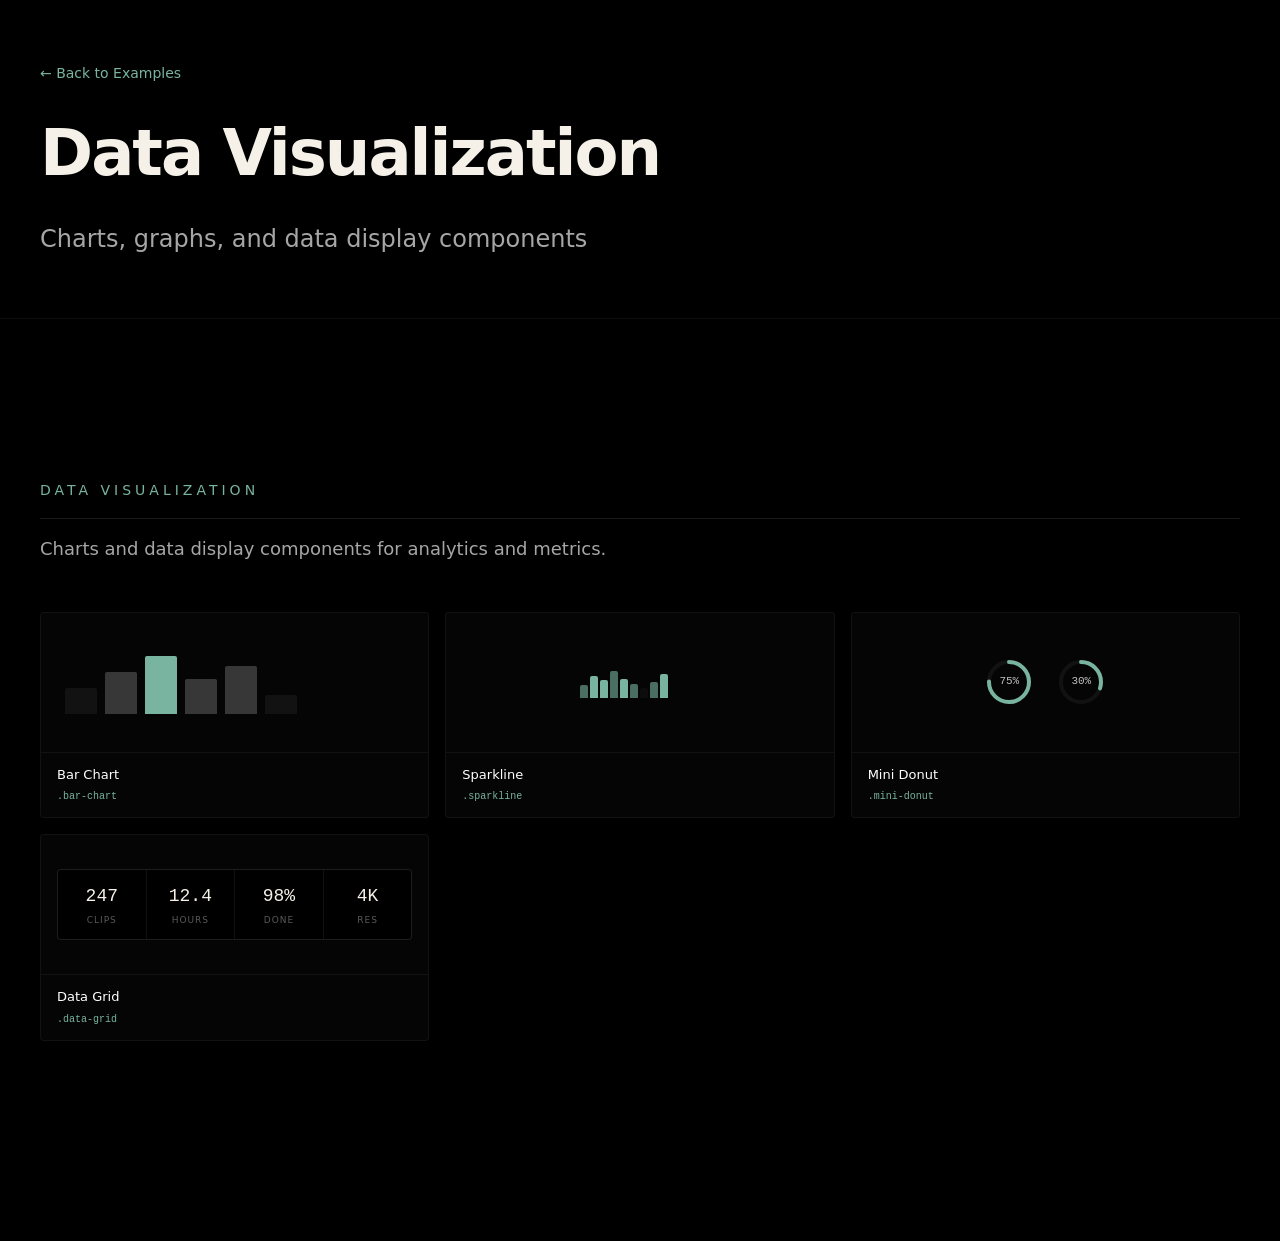
<file: examples/data-viz.html>
<!DOCTYPE html>
<html lang="en">
<head>
  <meta charset="UTF-8">
  <meta name="viewport" content="width=device-width, initial-scale=1.0">
  <title>Data Visualization - Push Record Design System</title>
  <link rel="stylesheet" href="../css/main.css">
  <style>
    /* Design System Page Styles */
    *, *::before, *::after {
      box-sizing: border-box;
      margin: 0;
      padding: 0;
    }

    html {
      scroll-behavior: smooth;
      -webkit-font-smoothing: antialiased;
    }

    body {
      background-color: var(--color-2);
      color: var(--color-8);
      font-family: var(--font-sf-pro-text);
      line-height: 1.6;
    }

    /* Layout */
    .ds-container {
      max-width: 1400px;
      margin: 0 auto;
      padding: 80px 40px;
    }

    .ds-section {
      margin-bottom: 120px;
    }

    .ds-section-title {
      font-family: var(--font-sf-pro);
      font-size: 14px;
      font-weight: var(--weight-medium);
      letter-spacing: 4px;
      text-transform: uppercase;
      color: var(--color-7);
      margin-bottom: 16px;
      padding-bottom: 16px;
      border-bottom: 1px solid var(--border-light);
    }

    .ds-section-description {
      font-size: 18px;
      color: var(--color-6);
      margin-bottom: 48px;
      max-width: 600px;
    }

    /* Grid */
    .ds-grid {
      display: grid;
      gap: 16px;
    }

    .ds-grid--2 { grid-template-columns: repeat(2, 1fr); }
    .ds-grid--3 { grid-template-columns: repeat(3, 1fr); }
    .ds-grid--4 { grid-template-columns: repeat(4, 1fr); }
    .ds-grid--5 { grid-template-columns: repeat(5, 1fr); }

    @media (max-width: 1024px) {
      .ds-grid--4, .ds-grid--5 { grid-template-columns: repeat(3, 1fr); }
    }

    @media (max-width: 768px) {
      .ds-grid--2, .ds-grid--3, .ds-grid--4, .ds-grid--5 {
        grid-template-columns: repeat(2, 1fr);
      }
    }

    /* Header */
    .ds-header {
      padding: 60px 40px;
      border-bottom: 1px solid var(--border-subtle);
      margin-bottom: 80px;
    }

    .ds-header__title {
      font-family: var(--font-sf-pro);
      font-size: 64px;
      font-weight: var(--weight-bold);
      color: var(--color-5);
      letter-spacing: -2px;
      margin-bottom: 16px;
    }

    .ds-header__subtitle {
      font-size: 24px;
      font-weight: var(--weight-light);
      color: var(--color-6);
    }

    /* Navigation */
    .ds-nav {
      position: fixed;
      left: 0;
      top: 0;
      width: 240px;
      height: 100vh;
      background: var(--bg-elevated);
      border-right: 1px solid var(--border-subtle);
      padding: 32px 24px;
      overflow-y: auto;
      z-index: 100;
    }

    .ds-nav__title {
      font-size: 14px;
      font-weight: var(--weight-medium);
      letter-spacing: 2px;
      text-transform: uppercase;
      color: var(--color-1);
      margin-bottom: 32px;
    }

    .ds-nav__link {
      display: block;
      font-size: 14px;
      color: var(--color-6);
      text-decoration: none;
      padding: 10px 0;
      border-bottom: 1px solid var(--border-subtle);
      transition: color 0.2s;
    }

    .ds-nav__link:hover {
      color: var(--color-7);
    }

    .ds-main {
      margin-left: 240px;
    }

    @media (max-width: 1024px) {
      .ds-nav { display: none; }
      .ds-main { margin-left: 0; }
    }

    /* Color Swatch */
    .ds-swatch {
      background: var(--bg-surface);
      border: 1px solid var(--border-subtle);
      border-radius: 4px;
      overflow: hidden;
    }

    .ds-swatch__color {
      height: 64px;
      display: flex;
      align-items: center;
      justify-content: center;
    }

    .ds-swatch__info {
      padding: 10px 12px;
      border-top: 1px solid var(--border-subtle);
    }

    .ds-swatch__name {
      font-size: 11px;
      font-weight: var(--weight-medium);
      color: var(--color-1);
      margin-bottom: 2px;
    }

    .ds-swatch__value {
      font-family: var(--font-sf-mono);
      font-size: 9px;
      color: var(--color-9);
    }

    .ds-swatch__token {
      font-family: var(--font-sf-mono);
      font-size: 9px;
      color: var(--color-7);
      margin-top: 4px;
    }

    /* Typography Specimen */
    .ds-type-specimen {
      padding: 20px 24px;
      background: var(--bg-surface);
      border: 1px solid var(--border-subtle);
      border-radius: 4px;
      margin-bottom: 16px;
    }

    .ds-type-specimen__sample {
      margin-bottom: 16px;
      padding-bottom: 16px;
      border-bottom: 1px solid var(--border-subtle);
    }

    .ds-type-specimen__meta {
      display: grid;
      grid-template-columns: repeat(4, 1fr);
      gap: 12px;
    }

    .ds-type-specimen__label {
      font-size: 9px;
      font-weight: var(--weight-medium);
      letter-spacing: 1px;
      text-transform: uppercase;
      color: var(--color-9);
      margin-bottom: 2px;
    }

    .ds-type-specimen__value {
      font-family: var(--font-sf-mono);
      font-size: 11px;
      color: var(--color-6);
    }

    /* Spacing */
    .ds-spacing-item {
      display: flex;
      align-items: center;
      gap: 16px;
      padding: 10px 0;
      border-bottom: 1px solid var(--border-subtle);
    }

    .ds-spacing-bar {
      height: 16px;
      background: var(--color-7);
      border-radius: 2px;
      opacity: 0.6;
    }

    .ds-spacing-label {
      font-family: var(--font-sf-mono);
      font-size: 11px;
      color: var(--color-6);
      min-width: 80px;
    }

    .ds-spacing-value {
      font-family: var(--font-sf-mono);
      font-size: 11px;
      color: var(--color-9);
      min-width: 48px;
    }

    /* Border Demo */
    .ds-border-demo {
      display: flex;
      align-items: center;
      gap: 16px;
      padding: 16px;
      background: var(--bg-surface);
      border-radius: 4px;
      margin-bottom: 12px;
    }

    .ds-border-sample {
      width: 80px;
      height: 56px;
      background: var(--bg-overlay);
      display: flex;
      align-items: center;
      justify-content: center;
      font-size: 10px;
      color: var(--color-9);
    }

    .ds-border-info {
      flex: 1;
    }

    .ds-border-name {
      font-size: 12px;
      font-weight: var(--weight-medium);
      color: var(--color-1);
      margin-bottom: 4px;
    }

    .ds-border-spec {
      font-family: var(--font-sf-mono);
      font-size: 10px;
      color: var(--color-9);
    }

    /* Effect Demo */
    .ds-effect-demo {
      padding: 24px;
      background: var(--bg-surface);
      border: 1px solid var(--border-subtle);
      border-radius: 4px;
      margin-bottom: 12px;
    }

    /* Component Card */
    .ds-component-card {
      background: var(--bg-surface);
      border: 1px solid var(--border-subtle);
      border-radius: 4px;
      overflow: hidden;
    }

    .ds-component-preview {
      padding: 24px;
      min-height: 140px;
      display: flex;
      align-items: center;
      justify-content: center;
      border-bottom: 1px solid var(--border-subtle);
    }

    .ds-component-info {
      padding: 12px 16px;
    }

    .ds-component-name {
      font-size: 13px;
      font-weight: var(--weight-medium);
      color: var(--color-1);
      margin-bottom: 4px;
    }

    .ds-component-class {
      font-family: var(--font-sf-mono);
      font-size: 10px;
      color: var(--color-7);
    }

    /* Code Block */
    .ds-code {
      background: rgba(0, 0, 0, 0.4);
      border: 1px solid var(--border-subtle);
      border-radius: 8px;
      padding: 24px;
      font-family: var(--font-sf-mono);
      font-size: 13px;
      color: var(--color-6);
      overflow-x: auto;
      white-space: pre;
      margin-top: 24px;
    }

    /* Divider */
    .ds-divider {
      height: 1px;
      background: var(--border-subtle);
      margin: 80px 0;
    }
  </style>
</head>
<body>
  <main class="ds-main" style="margin-left: 0;">
    <header class="ds-header">
      <a href="index.html" style="color: var(--color-7); font-size: 14px; text-decoration: none;">&larr; Back to Examples</a>
      <h1 class="ds-header__title" style="margin-top: 16px;">Data Visualization</h1>
      <p class="ds-header__subtitle">Charts, graphs, and data display components</p>
    </header>
    <div class="ds-container">
      <section class="ds-section" id="data-viz">
        <div class="ds-section-title">Data Visualization</div>
        <p class="ds-section-description">Charts and data display components for analytics and metrics.</p>

        <div class="ds-grid ds-grid--3">

          <!-- Bar Chart -->
          <div class="ds-component-card">
            <div class="ds-component-preview" style="padding: 16px 24px;">
              <div class="bar-chart" style="height: 80px; width: 100%;">
                <div class="bar-chart__bar bar-chart__bar--muted" style="height: 40%;"></div>
                <div class="bar-chart__bar" style="height: 65%;"></div>
                <div class="bar-chart__bar bar-chart__bar--accent" style="height: 90%;"></div>
                <div class="bar-chart__bar" style="height: 55%;"></div>
                <div class="bar-chart__bar" style="height: 75%;"></div>
                <div class="bar-chart__bar bar-chart__bar--muted" style="height: 30%;"></div>
              </div>
            </div>
            <div class="ds-component-info">
              <div class="ds-component-name">Bar Chart</div>
              <div class="ds-component-class">.bar-chart</div>
            </div>
          </div>

          <!-- Sparkline -->
          <div class="ds-component-card">
            <div class="ds-component-preview" style="gap: 16px; flex-direction: column;">
              <div class="sparkline" style="width: 120px;">
                <div class="sparkline__bar" style="height: 40%;"></div>
                <div class="sparkline__bar sparkline__bar--high" style="height: 70%;"></div>
                <div class="sparkline__bar sparkline__bar--high" style="height: 55%;"></div>
                <div class="sparkline__bar" style="height: 85%;"></div>
                <div class="sparkline__bar sparkline__bar--high" style="height: 60%;"></div>
                <div class="sparkline__bar" style="height: 45%;"></div>
                <div class="sparkline__bar sparkline__bar--low" style="height: 30%;"></div>
                <div class="sparkline__bar" style="height: 50%;"></div>
                <div class="sparkline__bar sparkline__bar--high" style="height: 75%;"></div>
              </div>
            </div>
            <div class="ds-component-info">
              <div class="ds-component-name">Sparkline</div>
              <div class="ds-component-class">.sparkline</div>
            </div>
          </div>

          <!-- Mini Donut -->
          <div class="ds-component-card">
            <div class="ds-component-preview" style="gap: 24px;">
              <div class="mini-donut">
                <svg viewBox="0 0 48 48" width="48" height="48">
                  <circle class="mini-donut__track" cx="24" cy="24" r="20"/>
                  <circle class="mini-donut__fill" cx="24" cy="24" r="20" stroke-dasharray="125.6" stroke-dashoffset="31.4"/>
                </svg>
                <div class="mini-donut__value">75%</div>
              </div>
              <div class="mini-donut">
                <svg viewBox="0 0 48 48" width="48" height="48">
                  <circle class="mini-donut__track" cx="24" cy="24" r="20"/>
                  <circle class="mini-donut__fill" cx="24" cy="24" r="20" stroke-dasharray="125.6" stroke-dashoffset="87.9"/>
                </svg>
                <div class="mini-donut__value">30%</div>
              </div>
            </div>
            <div class="ds-component-info">
              <div class="ds-component-name">Mini Donut</div>
              <div class="ds-component-class">.mini-donut</div>
            </div>
          </div>

          <!-- Data Grid -->
          <div class="ds-component-card">
            <div class="ds-component-preview" style="width: 100%; padding: 16px;">
              <div class="data-grid data-grid--4" style="width: 100%;">
                <div class="data-grid__cell">
                  <div class="data-grid__cell-value">247</div>
                  <div class="data-grid__cell-label">Clips</div>
                </div>
                <div class="data-grid__cell">
                  <div class="data-grid__cell-value">12.4</div>
                  <div class="data-grid__cell-label">Hours</div>
                </div>
                <div class="data-grid__cell">
                  <div class="data-grid__cell-value">98%</div>
                  <div class="data-grid__cell-label">Done</div>
                </div>
                <div class="data-grid__cell">
                  <div class="data-grid__cell-value">4K</div>
                  <div class="data-grid__cell-label">Res</div>
                </div>
              </div>
            </div>
            <div class="ds-component-info">
              <div class="ds-component-name">Data Grid</div>
              <div class="ds-component-class">.data-grid</div>
            </div>
          </div>

        </div>
      </section>

      <!-- V06: VIDEO PRODUCTION -->
    </div>
  </main>
</body>
</html>
</file>
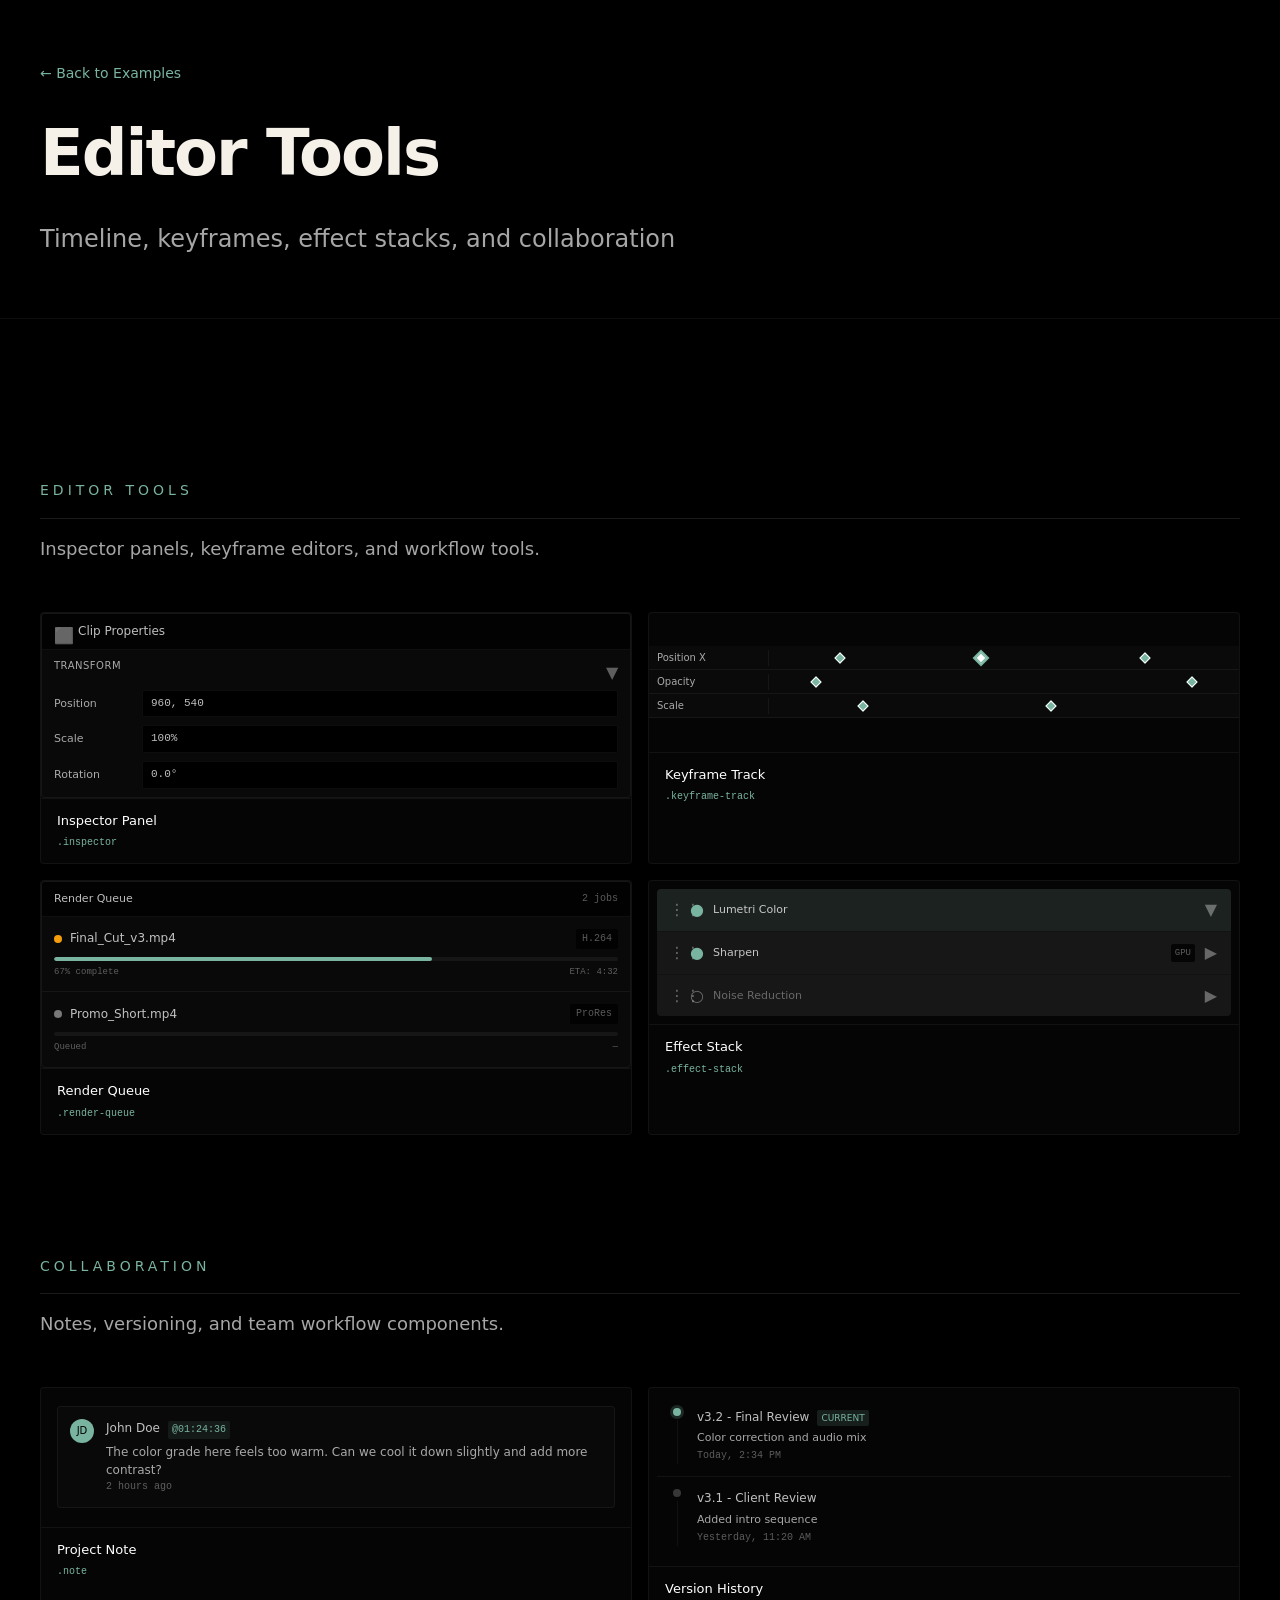
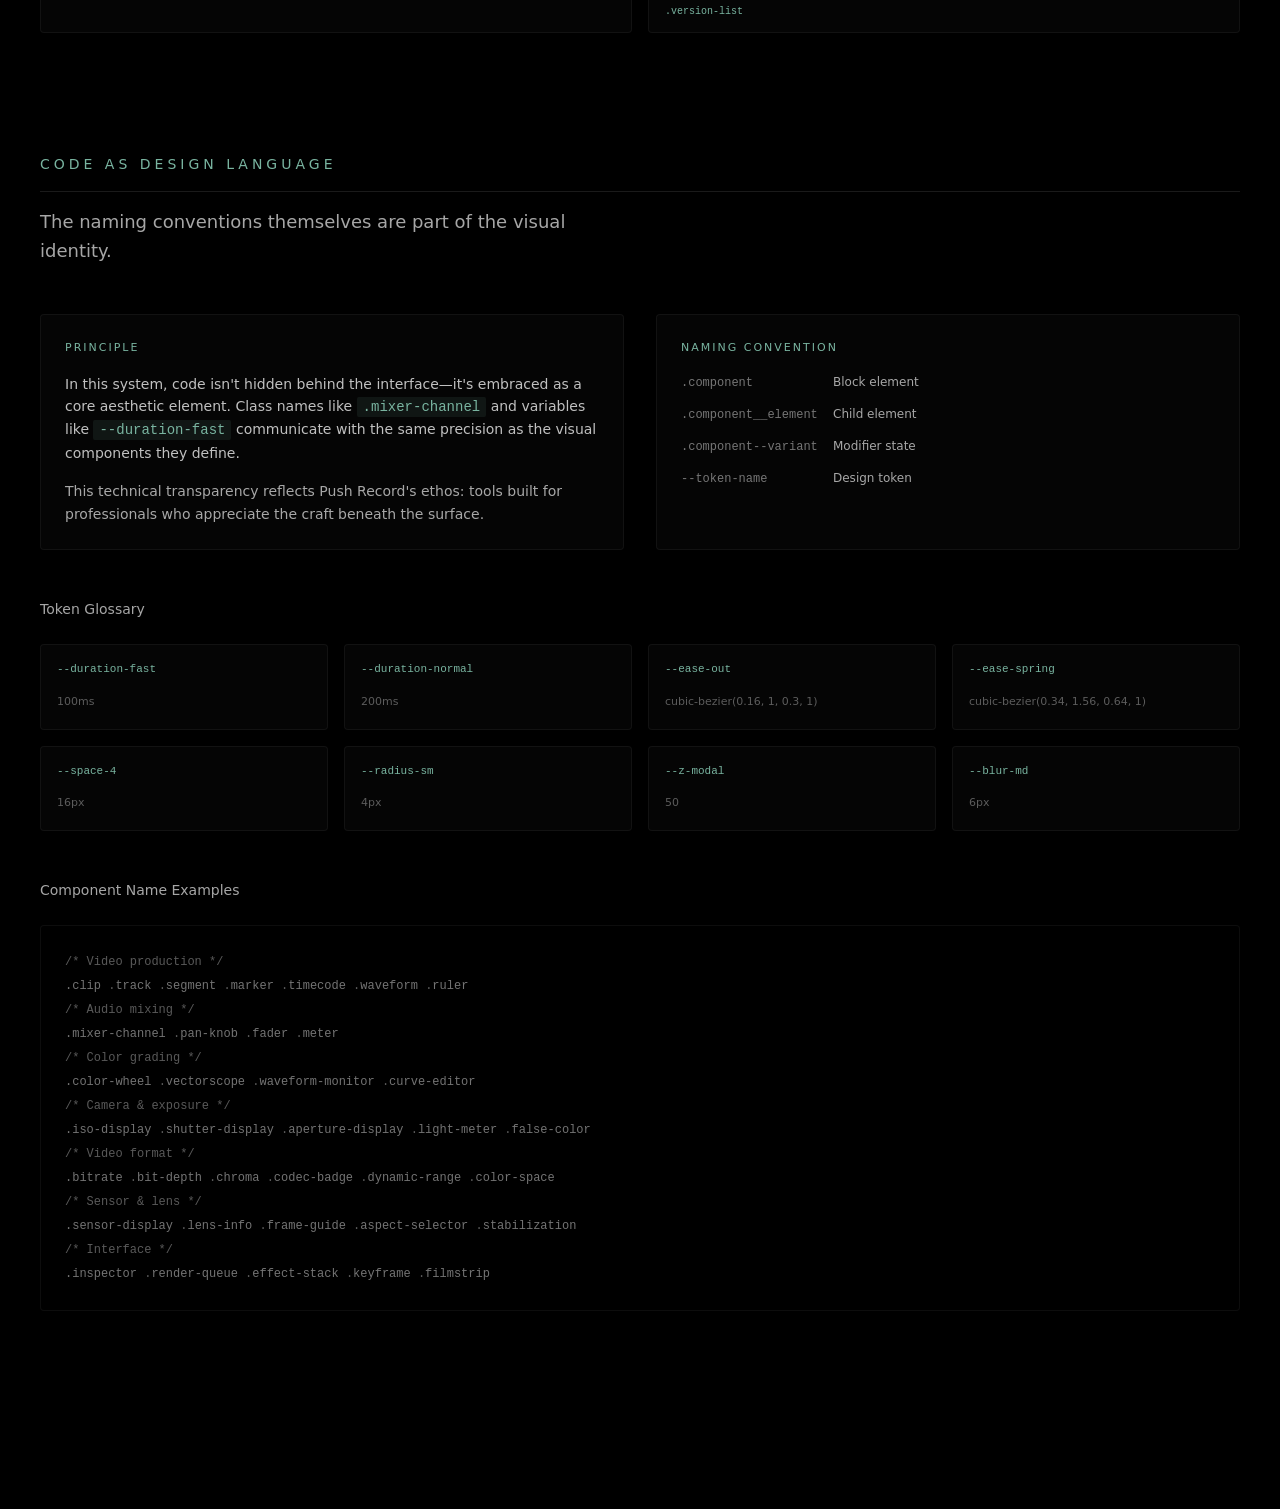
<file: examples/editor-tools.html>
<!DOCTYPE html>
<html lang="en">
<head>
  <meta charset="UTF-8">
  <meta name="viewport" content="width=device-width, initial-scale=1.0">
  <title>Editor Tools - Push Record Design System</title>
  <link rel="stylesheet" href="../css/main.css">
  <style>
    /* Design System Page Styles */
    *, *::before, *::after {
      box-sizing: border-box;
      margin: 0;
      padding: 0;
    }

    html {
      scroll-behavior: smooth;
      -webkit-font-smoothing: antialiased;
    }

    body {
      background-color: var(--color-2);
      color: var(--color-8);
      font-family: var(--font-sf-pro-text);
      line-height: 1.6;
    }

    /* Layout */
    .ds-container {
      max-width: 1400px;
      margin: 0 auto;
      padding: 80px 40px;
    }

    .ds-section {
      margin-bottom: 120px;
    }

    .ds-section-title {
      font-family: var(--font-sf-pro);
      font-size: 14px;
      font-weight: var(--weight-medium);
      letter-spacing: 4px;
      text-transform: uppercase;
      color: var(--color-7);
      margin-bottom: 16px;
      padding-bottom: 16px;
      border-bottom: 1px solid var(--border-light);
    }

    .ds-section-description {
      font-size: 18px;
      color: var(--color-6);
      margin-bottom: 48px;
      max-width: 600px;
    }

    /* Grid */
    .ds-grid {
      display: grid;
      gap: 16px;
    }

    .ds-grid--2 { grid-template-columns: repeat(2, 1fr); }
    .ds-grid--3 { grid-template-columns: repeat(3, 1fr); }
    .ds-grid--4 { grid-template-columns: repeat(4, 1fr); }
    .ds-grid--5 { grid-template-columns: repeat(5, 1fr); }

    @media (max-width: 1024px) {
      .ds-grid--4, .ds-grid--5 { grid-template-columns: repeat(3, 1fr); }
    }

    @media (max-width: 768px) {
      .ds-grid--2, .ds-grid--3, .ds-grid--4, .ds-grid--5 {
        grid-template-columns: repeat(2, 1fr);
      }
    }

    /* Header */
    .ds-header {
      padding: 60px 40px;
      border-bottom: 1px solid var(--border-subtle);
      margin-bottom: 80px;
    }

    .ds-header__title {
      font-family: var(--font-sf-pro);
      font-size: 64px;
      font-weight: var(--weight-bold);
      color: var(--color-5);
      letter-spacing: -2px;
      margin-bottom: 16px;
    }

    .ds-header__subtitle {
      font-size: 24px;
      font-weight: var(--weight-light);
      color: var(--color-6);
    }

    /* Navigation */
    .ds-nav {
      position: fixed;
      left: 0;
      top: 0;
      width: 240px;
      height: 100vh;
      background: var(--bg-elevated);
      border-right: 1px solid var(--border-subtle);
      padding: 32px 24px;
      overflow-y: auto;
      z-index: 100;
    }

    .ds-nav__title {
      font-size: 14px;
      font-weight: var(--weight-medium);
      letter-spacing: 2px;
      text-transform: uppercase;
      color: var(--color-1);
      margin-bottom: 32px;
    }

    .ds-nav__link {
      display: block;
      font-size: 14px;
      color: var(--color-6);
      text-decoration: none;
      padding: 10px 0;
      border-bottom: 1px solid var(--border-subtle);
      transition: color 0.2s;
    }

    .ds-nav__link:hover {
      color: var(--color-7);
    }

    .ds-main {
      margin-left: 240px;
    }

    @media (max-width: 1024px) {
      .ds-nav { display: none; }
      .ds-main { margin-left: 0; }
    }

    /* Color Swatch */
    .ds-swatch {
      background: var(--bg-surface);
      border: 1px solid var(--border-subtle);
      border-radius: 4px;
      overflow: hidden;
    }

    .ds-swatch__color {
      height: 64px;
      display: flex;
      align-items: center;
      justify-content: center;
    }

    .ds-swatch__info {
      padding: 10px 12px;
      border-top: 1px solid var(--border-subtle);
    }

    .ds-swatch__name {
      font-size: 11px;
      font-weight: var(--weight-medium);
      color: var(--color-1);
      margin-bottom: 2px;
    }

    .ds-swatch__value {
      font-family: var(--font-sf-mono);
      font-size: 9px;
      color: var(--color-9);
    }

    .ds-swatch__token {
      font-family: var(--font-sf-mono);
      font-size: 9px;
      color: var(--color-7);
      margin-top: 4px;
    }

    /* Typography Specimen */
    .ds-type-specimen {
      padding: 20px 24px;
      background: var(--bg-surface);
      border: 1px solid var(--border-subtle);
      border-radius: 4px;
      margin-bottom: 16px;
    }

    .ds-type-specimen__sample {
      margin-bottom: 16px;
      padding-bottom: 16px;
      border-bottom: 1px solid var(--border-subtle);
    }

    .ds-type-specimen__meta {
      display: grid;
      grid-template-columns: repeat(4, 1fr);
      gap: 12px;
    }

    .ds-type-specimen__label {
      font-size: 9px;
      font-weight: var(--weight-medium);
      letter-spacing: 1px;
      text-transform: uppercase;
      color: var(--color-9);
      margin-bottom: 2px;
    }

    .ds-type-specimen__value {
      font-family: var(--font-sf-mono);
      font-size: 11px;
      color: var(--color-6);
    }

    /* Spacing */
    .ds-spacing-item {
      display: flex;
      align-items: center;
      gap: 16px;
      padding: 10px 0;
      border-bottom: 1px solid var(--border-subtle);
    }

    .ds-spacing-bar {
      height: 16px;
      background: var(--color-7);
      border-radius: 2px;
      opacity: 0.6;
    }

    .ds-spacing-label {
      font-family: var(--font-sf-mono);
      font-size: 11px;
      color: var(--color-6);
      min-width: 80px;
    }

    .ds-spacing-value {
      font-family: var(--font-sf-mono);
      font-size: 11px;
      color: var(--color-9);
      min-width: 48px;
    }

    /* Border Demo */
    .ds-border-demo {
      display: flex;
      align-items: center;
      gap: 16px;
      padding: 16px;
      background: var(--bg-surface);
      border-radius: 4px;
      margin-bottom: 12px;
    }

    .ds-border-sample {
      width: 80px;
      height: 56px;
      background: var(--bg-overlay);
      display: flex;
      align-items: center;
      justify-content: center;
      font-size: 10px;
      color: var(--color-9);
    }

    .ds-border-info {
      flex: 1;
    }

    .ds-border-name {
      font-size: 12px;
      font-weight: var(--weight-medium);
      color: var(--color-1);
      margin-bottom: 4px;
    }

    .ds-border-spec {
      font-family: var(--font-sf-mono);
      font-size: 10px;
      color: var(--color-9);
    }

    /* Effect Demo */
    .ds-effect-demo {
      padding: 24px;
      background: var(--bg-surface);
      border: 1px solid var(--border-subtle);
      border-radius: 4px;
      margin-bottom: 12px;
    }

    /* Component Card */
    .ds-component-card {
      background: var(--bg-surface);
      border: 1px solid var(--border-subtle);
      border-radius: 4px;
      overflow: hidden;
    }

    .ds-component-preview {
      padding: 24px;
      min-height: 140px;
      display: flex;
      align-items: center;
      justify-content: center;
      border-bottom: 1px solid var(--border-subtle);
    }

    .ds-component-info {
      padding: 12px 16px;
    }

    .ds-component-name {
      font-size: 13px;
      font-weight: var(--weight-medium);
      color: var(--color-1);
      margin-bottom: 4px;
    }

    .ds-component-class {
      font-family: var(--font-sf-mono);
      font-size: 10px;
      color: var(--color-7);
    }

    /* Code Block */
    .ds-code {
      background: rgba(0, 0, 0, 0.4);
      border: 1px solid var(--border-subtle);
      border-radius: 8px;
      padding: 24px;
      font-family: var(--font-sf-mono);
      font-size: 13px;
      color: var(--color-6);
      overflow-x: auto;
      white-space: pre;
      margin-top: 24px;
    }

    /* Divider */
    .ds-divider {
      height: 1px;
      background: var(--border-subtle);
      margin: 80px 0;
    }
  </style>
</head>
<body>
  <main class="ds-main" style="margin-left: 0;">
    <header class="ds-header">
      <a href="index.html" style="color: var(--color-7); font-size: 14px; text-decoration: none;">&larr; Back to Examples</a>
      <h1 class="ds-header__title" style="margin-top: 16px;">Editor Tools</h1>
      <p class="ds-header__subtitle">Timeline, keyframes, effect stacks, and collaboration</p>
    </header>
    <div class="ds-container">
      <section class="ds-section" id="editor-tools">
        <div class="ds-section-title">Editor Tools</div>
        <p class="ds-section-description">Inspector panels, keyframe editors, and workflow tools.</p>

        <div class="ds-grid ds-grid--2">

          <!-- Inspector Panel -->
          <div class="ds-component-card">
            <div class="ds-component-preview" style="width: 100%; padding: 0;">
              <div class="inspector" style="width: 100%;">
                <div class="inspector__header">
                  <span class="inspector__icon">⬜</span>
                  <span class="inspector__title">Clip Properties</span>
                </div>
                <div class="inspector__body">
                  <div class="inspector__section">
                    <div class="inspector__section-header">
                      <span class="inspector__section-title">Transform</span>
                      <span class="inspector__section-toggle">▼</span>
                    </div>
                    <div class="inspector__section-content">
                      <div class="inspector__row">
                        <span class="inspector__label">Position</span>
                        <input class="inspector__input" value="960, 540" style="width: 80px;">
                      </div>
                      <div class="inspector__row">
                        <span class="inspector__label">Scale</span>
                        <input class="inspector__input" value="100%" style="width: 60px;">
                      </div>
                      <div class="inspector__row">
                        <span class="inspector__label">Rotation</span>
                        <input class="inspector__input" value="0.0°" style="width: 60px;">
                      </div>
                    </div>
                  </div>
                </div>
              </div>
            </div>
            <div class="ds-component-info">
              <div class="ds-component-name">Inspector Panel</div>
              <div class="ds-component-class">.inspector</div>
            </div>
          </div>

          <!-- Keyframe Track -->
          <div class="ds-component-card">
            <div class="ds-component-preview" style="width: 100%; padding: 0; flex-direction: column; align-items: stretch;">
              <div class="keyframe-track">
                <span class="keyframe-track__label">Position X</span>
                <div class="keyframe-track__timeline">
                  <div class="keyframe" style="left: 15%;"></div>
                  <div class="keyframe keyframe--selected" style="left: 45%;"></div>
                  <div class="keyframe" style="left: 80%;"></div>
                </div>
              </div>
              <div class="keyframe-track">
                <span class="keyframe-track__label">Opacity</span>
                <div class="keyframe-track__timeline">
                  <div class="keyframe" style="left: 10%;"></div>
                  <div class="keyframe" style="left: 90%;"></div>
                </div>
              </div>
              <div class="keyframe-track">
                <span class="keyframe-track__label">Scale</span>
                <div class="keyframe-track__timeline">
                  <div class="keyframe" style="left: 20%;"></div>
                  <div class="keyframe" style="left: 60%;"></div>
                </div>
              </div>
            </div>
            <div class="ds-component-info">
              <div class="ds-component-name">Keyframe Track</div>
              <div class="ds-component-class">.keyframe-track</div>
            </div>
          </div>

          <!-- Render Queue -->
          <div class="ds-component-card">
            <div class="ds-component-preview" style="width: 100%; padding: 0;">
              <div class="render-queue" style="width: 100%;">
                <div class="render-queue__header">
                  <span class="render-queue__title">Render Queue</span>
                  <span class="render-queue__count">2 jobs</span>
                </div>
                <div class="render-queue__list">
                  <div class="render-job">
                    <div class="render-job__header">
                      <div class="render-job__status render-job__status--rendering"></div>
                      <span class="render-job__name">Final_Cut_v3.mp4</span>
                      <span class="render-job__format">H.264</span>
                    </div>
                    <div class="render-job__progress">
                      <div class="render-job__progress-fill" style="width: 67%;"></div>
                    </div>
                    <div class="render-job__meta">
                      <span>67% complete</span>
                      <span>ETA: 4:32</span>
                    </div>
                  </div>
                  <div class="render-job">
                    <div class="render-job__header">
                      <div class="render-job__status render-job__status--pending"></div>
                      <span class="render-job__name">Promo_Short.mp4</span>
                      <span class="render-job__format">ProRes</span>
                    </div>
                    <div class="render-job__progress">
                      <div class="render-job__progress-fill" style="width: 0%;"></div>
                    </div>
                    <div class="render-job__meta">
                      <span>Queued</span>
                      <span>—</span>
                    </div>
                  </div>
                </div>
              </div>
            </div>
            <div class="ds-component-info">
              <div class="ds-component-name">Render Queue</div>
              <div class="ds-component-class">.render-queue</div>
            </div>
          </div>

          <!-- Effect Stack -->
          <div class="ds-component-card">
            <div class="ds-component-preview" style="width: 100%; padding: 8px;">
              <div class="effect-stack" style="width: 100%;">
                <div class="effect-item effect-item--selected">
                  <span class="effect-item__drag">⋮⋮</span>
                  <span class="effect-item__toggle">●</span>
                  <span class="effect-item__name">Lumetri Color</span>
                  <span class="effect-item__expand">▼</span>
                </div>
                <div class="effect-item">
                  <span class="effect-item__drag">⋮⋮</span>
                  <span class="effect-item__toggle">●</span>
                  <span class="effect-item__name">Sharpen</span>
                  <span class="effect-item__badge">GPU</span>
                  <span class="effect-item__expand">▶</span>
                </div>
                <div class="effect-item effect-item--disabled">
                  <span class="effect-item__drag">⋮⋮</span>
                  <span class="effect-item__toggle effect-item__toggle--disabled">○</span>
                  <span class="effect-item__name">Noise Reduction</span>
                  <span class="effect-item__expand">▶</span>
                </div>
              </div>
            </div>
            <div class="ds-component-info">
              <div class="ds-component-name">Effect Stack</div>
              <div class="ds-component-class">.effect-stack</div>
            </div>
          </div>

        </div>
      </section>

      <!-- V07: COLLABORATION -->
      <section class="ds-section" id="collaboration">
        <div class="ds-section-title">Collaboration</div>
        <p class="ds-section-description">Notes, versioning, and team workflow components.</p>

        <div class="ds-grid ds-grid--2">

          <!-- Project Note -->
          <div class="ds-component-card">
            <div class="ds-component-preview" style="width: 100%; padding: 16px;">
              <div class="note" style="width: 100%;">
                <div class="note__avatar">JD</div>
                <div class="note__content">
                  <div class="note__header">
                    <span class="note__author">John Doe</span>
                    <span class="note__timecode">@01:24:36</span>
                  </div>
                  <div class="note__body">The color grade here feels too warm. Can we cool it down slightly and add more contrast?</div>
                  <div class="note__time">2 hours ago</div>
                </div>
              </div>
            </div>
            <div class="ds-component-info">
              <div class="ds-component-name">Project Note</div>
              <div class="ds-component-class">.note</div>
            </div>
          </div>

          <!-- Version History -->
          <div class="ds-component-card">
            <div class="ds-component-preview" style="width: 100%; padding: 8px;">
              <div class="version-list" style="width: 100%;">
                <div class="version-item version-item--current">
                  <div class="version-item__marker">
                    <div class="version-item__dot"></div>
                    <div class="version-item__line"></div>
                  </div>
                  <div class="version-item__content">
                    <div class="version-item__header">
                      <span class="version-item__name">v3.2 - Final Review</span>
                      <span class="version-item__tag">Current</span>
                    </div>
                    <div class="version-item__meta">Color correction and audio mix</div>
                    <div class="version-item__time">Today, 2:34 PM</div>
                  </div>
                </div>
                <div class="version-item">
                  <div class="version-item__marker">
                    <div class="version-item__dot"></div>
                    <div class="version-item__line"></div>
                  </div>
                  <div class="version-item__content">
                    <div class="version-item__header">
                      <span class="version-item__name">v3.1 - Client Review</span>
                    </div>
                    <div class="version-item__meta">Added intro sequence</div>
                    <div class="version-item__time">Yesterday, 11:20 AM</div>
                  </div>
                </div>
              </div>
            </div>
            <div class="ds-component-info">
              <div class="ds-component-name">Version History</div>
              <div class="ds-component-class">.version-list</div>
            </div>
          </div>

        </div>
      </section>

      <!-- CODE AS DESIGN -->
      <section class="ds-section" id="code-philosophy">
        <div class="ds-section-title">Code as Design Language</div>
        <p class="ds-section-description">The naming conventions themselves are part of the visual identity.</p>

        <div style="display: grid; grid-template-columns: 1fr 1fr; gap: 32px; margin-bottom: 48px;">

          <div style="background: var(--bg-surface); border: 1px solid var(--border-subtle); border-radius: 4px; padding: 24px;">
            <div style="font-size: 11px; text-transform: uppercase; letter-spacing: 2px; color: var(--text-accent); margin-bottom: 16px;">Principle</div>
            <p style="font-size: 14px; color: var(--text-body); line-height: 1.6; margin-bottom: 16px;">
              In this system, code isn't hidden behind the interface—it's embraced as a core aesthetic element.
              Class names like <code style="font-family: var(--font-sf-mono); color: var(--text-accent); background: rgba(121, 180, 160, 0.1); padding: 2px 6px; border-radius: 2px;">.mixer-channel</code>
              and variables like <code style="font-family: var(--font-sf-mono); color: var(--text-accent); background: rgba(121, 180, 160, 0.1); padding: 2px 6px; border-radius: 2px;">--duration-fast</code>
              communicate with the same precision as the visual components they define.
            </p>
            <p style="font-size: 14px; color: var(--text-muted); line-height: 1.6;">
              This technical transparency reflects Push Record's ethos: tools built for professionals who appreciate
              the craft beneath the surface.
            </p>
          </div>

          <div style="background: var(--bg-surface); border: 1px solid var(--border-subtle); border-radius: 4px; padding: 24px;">
            <div style="font-size: 11px; text-transform: uppercase; letter-spacing: 2px; color: var(--text-accent); margin-bottom: 16px;">Naming Convention</div>
            <div style="display: flex; flex-direction: column; gap: 12px;">
              <div style="display: flex; align-items: baseline; gap: 12px;">
                <code style="font-family: var(--font-sf-mono); font-size: 12px; color: var(--text-faint); min-width: 140px;">.component</code>
                <span style="font-size: 12px; color: var(--text-muted);">Block element</span>
              </div>
              <div style="display: flex; align-items: baseline; gap: 12px;">
                <code style="font-family: var(--font-sf-mono); font-size: 12px; color: var(--text-faint); min-width: 140px;">.component__element</code>
                <span style="font-size: 12px; color: var(--text-muted);">Child element</span>
              </div>
              <div style="display: flex; align-items: baseline; gap: 12px;">
                <code style="font-family: var(--font-sf-mono); font-size: 12px; color: var(--text-faint); min-width: 140px;">.component--variant</code>
                <span style="font-size: 12px; color: var(--text-muted);">Modifier state</span>
              </div>
              <div style="display: flex; align-items: baseline; gap: 12px;">
                <code style="font-family: var(--font-sf-mono); font-size: 12px; color: var(--text-faint); min-width: 140px;">--token-name</code>
                <span style="font-size: 12px; color: var(--text-muted);">Design token</span>
              </div>
            </div>
          </div>

        </div>

        <h3 style="color: var(--color-6); font-size: 14px; margin-bottom: 24px; font-weight: 500;">Token Glossary</h3>
        <div class="ds-grid ds-grid--4" style="margin-bottom: 48px;">

          <div style="background: var(--bg-surface); border: 1px solid var(--border-subtle); border-radius: 4px; padding: 16px;">
            <code style="font-family: var(--font-sf-mono); font-size: 11px; color: var(--text-accent); display: block; margin-bottom: 8px;">--duration-fast</code>
            <span style="font-size: 11px; color: var(--text-ghost);">100ms</span>
          </div>

          <div style="background: var(--bg-surface); border: 1px solid var(--border-subtle); border-radius: 4px; padding: 16px;">
            <code style="font-family: var(--font-sf-mono); font-size: 11px; color: var(--text-accent); display: block; margin-bottom: 8px;">--duration-normal</code>
            <span style="font-size: 11px; color: var(--text-ghost);">200ms</span>
          </div>

          <div style="background: var(--bg-surface); border: 1px solid var(--border-subtle); border-radius: 4px; padding: 16px;">
            <code style="font-family: var(--font-sf-mono); font-size: 11px; color: var(--text-accent); display: block; margin-bottom: 8px;">--ease-out</code>
            <span style="font-size: 11px; color: var(--text-ghost);">cubic-bezier(0.16, 1, 0.3, 1)</span>
          </div>

          <div style="background: var(--bg-surface); border: 1px solid var(--border-subtle); border-radius: 4px; padding: 16px;">
            <code style="font-family: var(--font-sf-mono); font-size: 11px; color: var(--text-accent); display: block; margin-bottom: 8px;">--ease-spring</code>
            <span style="font-size: 11px; color: var(--text-ghost);">cubic-bezier(0.34, 1.56, 0.64, 1)</span>
          </div>

          <div style="background: var(--bg-surface); border: 1px solid var(--border-subtle); border-radius: 4px; padding: 16px;">
            <code style="font-family: var(--font-sf-mono); font-size: 11px; color: var(--text-accent); display: block; margin-bottom: 8px;">--space-4</code>
            <span style="font-size: 11px; color: var(--text-ghost);">16px</span>
          </div>

          <div style="background: var(--bg-surface); border: 1px solid var(--border-subtle); border-radius: 4px; padding: 16px;">
            <code style="font-family: var(--font-sf-mono); font-size: 11px; color: var(--text-accent); display: block; margin-bottom: 8px;">--radius-sm</code>
            <span style="font-size: 11px; color: var(--text-ghost);">4px</span>
          </div>

          <div style="background: var(--bg-surface); border: 1px solid var(--border-subtle); border-radius: 4px; padding: 16px;">
            <code style="font-family: var(--font-sf-mono); font-size: 11px; color: var(--text-accent); display: block; margin-bottom: 8px;">--z-modal</code>
            <span style="font-size: 11px; color: var(--text-ghost);">50</span>
          </div>

          <div style="background: var(--bg-surface); border: 1px solid var(--border-subtle); border-radius: 4px; padding: 16px;">
            <code style="font-family: var(--font-sf-mono); font-size: 11px; color: var(--text-accent); display: block; margin-bottom: 8px;">--blur-md</code>
            <span style="font-size: 11px; color: var(--text-ghost);">6px</span>
          </div>

        </div>

        <h3 style="color: var(--color-6); font-size: 14px; margin-bottom: 24px; font-weight: 500;">Component Name Examples</h3>
        <div style="background: var(--bg-primary); border: 1px solid var(--border-subtle); border-radius: 4px; padding: 24px; font-family: var(--font-sf-mono); font-size: 12px; line-height: 2;">
          <span style="color: var(--text-ghost);">/* Video production */</span><br>
          <span style="color: var(--text-faint);">.clip</span> <span style="color: var(--text-ghost);">.</span><span style="color: var(--text-faint);">track</span> <span style="color: var(--text-ghost);">.</span><span style="color: var(--text-faint);">segment</span> <span style="color: var(--text-ghost);">.</span><span style="color: var(--text-faint);">marker</span> <span style="color: var(--text-ghost);">.</span><span style="color: var(--text-faint);">timecode</span> <span style="color: var(--text-ghost);">.</span><span style="color: var(--text-faint);">waveform</span> <span style="color: var(--text-ghost);">.</span><span style="color: var(--text-faint);">ruler</span><br>
          <span style="color: var(--text-ghost);">/* Audio mixing */</span><br>
          <span style="color: var(--text-faint);">.mixer-channel</span> <span style="color: var(--text-ghost);">.</span><span style="color: var(--text-faint);">pan-knob</span> <span style="color: var(--text-ghost);">.</span><span style="color: var(--text-faint);">fader</span> <span style="color: var(--text-ghost);">.</span><span style="color: var(--text-faint);">meter</span><br>
          <span style="color: var(--text-ghost);">/* Color grading */</span><br>
          <span style="color: var(--text-faint);">.color-wheel</span> <span style="color: var(--text-ghost);">.</span><span style="color: var(--text-faint);">vectorscope</span> <span style="color: var(--text-ghost);">.</span><span style="color: var(--text-faint);">waveform-monitor</span> <span style="color: var(--text-ghost);">.</span><span style="color: var(--text-faint);">curve-editor</span><br>
          <span style="color: var(--text-ghost);">/* Camera & exposure */</span><br>
          <span style="color: var(--text-faint);">.iso-display</span> <span style="color: var(--text-ghost);">.</span><span style="color: var(--text-faint);">shutter-display</span> <span style="color: var(--text-ghost);">.</span><span style="color: var(--text-faint);">aperture-display</span> <span style="color: var(--text-ghost);">.</span><span style="color: var(--text-faint);">light-meter</span> <span style="color: var(--text-ghost);">.</span><span style="color: var(--text-faint);">false-color</span><br>
          <span style="color: var(--text-ghost);">/* Video format */</span><br>
          <span style="color: var(--text-faint);">.bitrate</span> <span style="color: var(--text-ghost);">.</span><span style="color: var(--text-faint);">bit-depth</span> <span style="color: var(--text-ghost);">.</span><span style="color: var(--text-faint);">chroma</span> <span style="color: var(--text-ghost);">.</span><span style="color: var(--text-faint);">codec-badge</span> <span style="color: var(--text-ghost);">.</span><span style="color: var(--text-faint);">dynamic-range</span> <span style="color: var(--text-ghost);">.</span><span style="color: var(--text-faint);">color-space</span><br>
          <span style="color: var(--text-ghost);">/* Sensor & lens */</span><br>
          <span style="color: var(--text-faint);">.sensor-display</span> <span style="color: var(--text-ghost);">.</span><span style="color: var(--text-faint);">lens-info</span> <span style="color: var(--text-ghost);">.</span><span style="color: var(--text-faint);">frame-guide</span> <span style="color: var(--text-ghost);">.</span><span style="color: var(--text-faint);">aspect-selector</span> <span style="color: var(--text-ghost);">.</span><span style="color: var(--text-faint);">stabilization</span><br>
          <span style="color: var(--text-ghost);">/* Interface */</span><br>
          <span style="color: var(--text-faint);">.inspector</span> <span style="color: var(--text-ghost);">.</span><span style="color: var(--text-faint);">render-queue</span> <span style="color: var(--text-ghost);">.</span><span style="color: var(--text-faint);">effect-stack</span> <span style="color: var(--text-ghost);">.</span><span style="color: var(--text-faint);">keyframe</span> <span style="color: var(--text-ghost);">.</span><span style="color: var(--text-faint);">filmstrip</span>
        </div>
      </section>

      <!-- V08: CAMERA SETTINGS -->
    </div>
  </main>
</body>
</html>
</file>
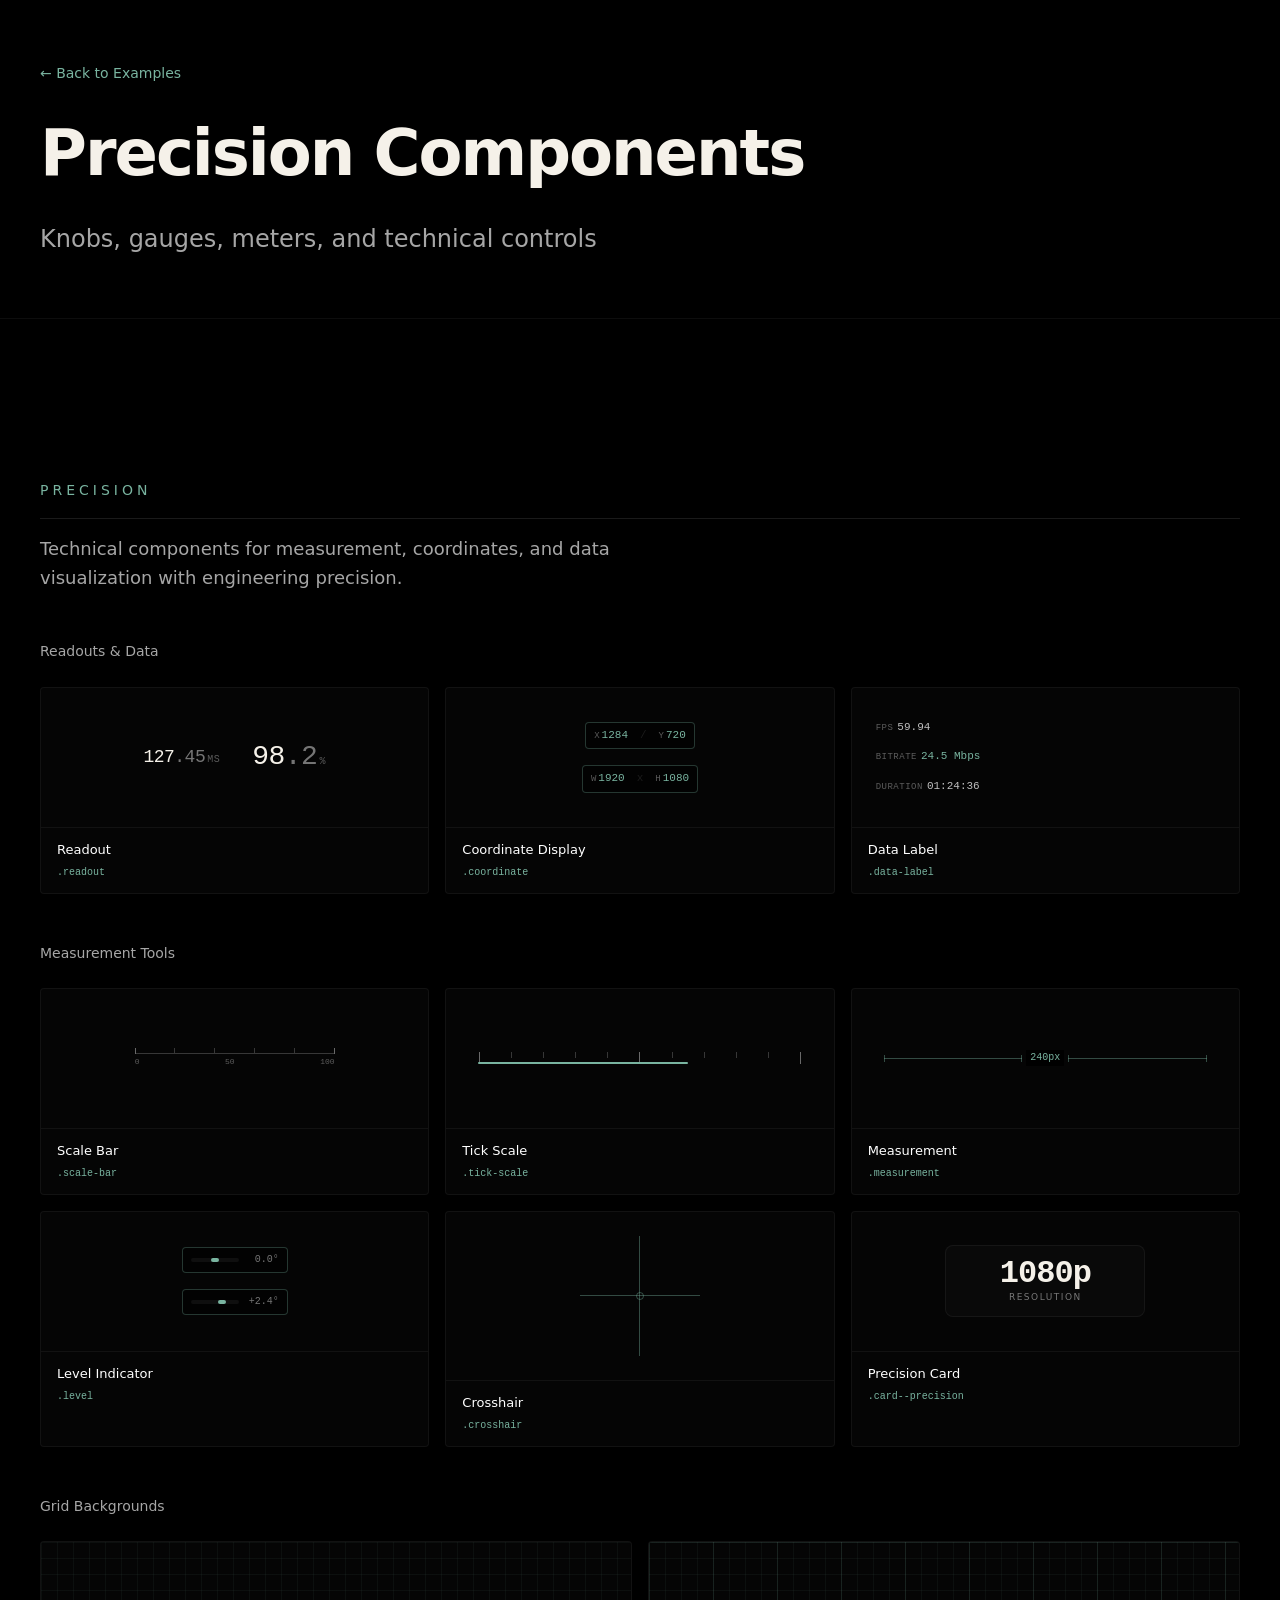
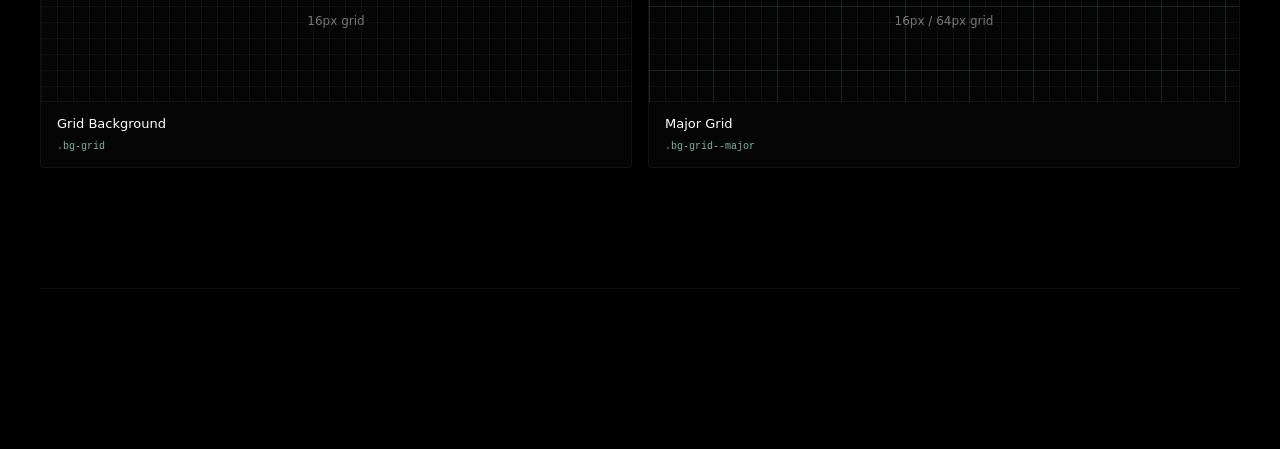
<file: examples/precision.html>
<!DOCTYPE html>
<html lang="en">
<head>
  <meta charset="UTF-8">
  <meta name="viewport" content="width=device-width, initial-scale=1.0">
  <title>Precision Components - Push Record Design System</title>
  <link rel="stylesheet" href="../css/main.css">
  <style>
    /* Design System Page Styles */
    *, *::before, *::after {
      box-sizing: border-box;
      margin: 0;
      padding: 0;
    }

    html {
      scroll-behavior: smooth;
      -webkit-font-smoothing: antialiased;
    }

    body {
      background-color: var(--color-2);
      color: var(--color-8);
      font-family: var(--font-sf-pro-text);
      line-height: 1.6;
    }

    /* Layout */
    .ds-container {
      max-width: 1400px;
      margin: 0 auto;
      padding: 80px 40px;
    }

    .ds-section {
      margin-bottom: 120px;
    }

    .ds-section-title {
      font-family: var(--font-sf-pro);
      font-size: 14px;
      font-weight: var(--weight-medium);
      letter-spacing: 4px;
      text-transform: uppercase;
      color: var(--color-7);
      margin-bottom: 16px;
      padding-bottom: 16px;
      border-bottom: 1px solid var(--border-light);
    }

    .ds-section-description {
      font-size: 18px;
      color: var(--color-6);
      margin-bottom: 48px;
      max-width: 600px;
    }

    /* Grid */
    .ds-grid {
      display: grid;
      gap: 16px;
    }

    .ds-grid--2 { grid-template-columns: repeat(2, 1fr); }
    .ds-grid--3 { grid-template-columns: repeat(3, 1fr); }
    .ds-grid--4 { grid-template-columns: repeat(4, 1fr); }
    .ds-grid--5 { grid-template-columns: repeat(5, 1fr); }

    @media (max-width: 1024px) {
      .ds-grid--4, .ds-grid--5 { grid-template-columns: repeat(3, 1fr); }
    }

    @media (max-width: 768px) {
      .ds-grid--2, .ds-grid--3, .ds-grid--4, .ds-grid--5 {
        grid-template-columns: repeat(2, 1fr);
      }
    }

    /* Header */
    .ds-header {
      padding: 60px 40px;
      border-bottom: 1px solid var(--border-subtle);
      margin-bottom: 80px;
    }

    .ds-header__title {
      font-family: var(--font-sf-pro);
      font-size: 64px;
      font-weight: var(--weight-bold);
      color: var(--color-5);
      letter-spacing: -2px;
      margin-bottom: 16px;
    }

    .ds-header__subtitle {
      font-size: 24px;
      font-weight: var(--weight-light);
      color: var(--color-6);
    }

    /* Navigation */
    .ds-nav {
      position: fixed;
      left: 0;
      top: 0;
      width: 240px;
      height: 100vh;
      background: var(--bg-elevated);
      border-right: 1px solid var(--border-subtle);
      padding: 32px 24px;
      overflow-y: auto;
      z-index: 100;
    }

    .ds-nav__title {
      font-size: 14px;
      font-weight: var(--weight-medium);
      letter-spacing: 2px;
      text-transform: uppercase;
      color: var(--color-1);
      margin-bottom: 32px;
    }

    .ds-nav__link {
      display: block;
      font-size: 14px;
      color: var(--color-6);
      text-decoration: none;
      padding: 10px 0;
      border-bottom: 1px solid var(--border-subtle);
      transition: color 0.2s;
    }

    .ds-nav__link:hover {
      color: var(--color-7);
    }

    .ds-main {
      margin-left: 240px;
    }

    @media (max-width: 1024px) {
      .ds-nav { display: none; }
      .ds-main { margin-left: 0; }
    }

    /* Color Swatch */
    .ds-swatch {
      background: var(--bg-surface);
      border: 1px solid var(--border-subtle);
      border-radius: 4px;
      overflow: hidden;
    }

    .ds-swatch__color {
      height: 64px;
      display: flex;
      align-items: center;
      justify-content: center;
    }

    .ds-swatch__info {
      padding: 10px 12px;
      border-top: 1px solid var(--border-subtle);
    }

    .ds-swatch__name {
      font-size: 11px;
      font-weight: var(--weight-medium);
      color: var(--color-1);
      margin-bottom: 2px;
    }

    .ds-swatch__value {
      font-family: var(--font-sf-mono);
      font-size: 9px;
      color: var(--color-9);
    }

    .ds-swatch__token {
      font-family: var(--font-sf-mono);
      font-size: 9px;
      color: var(--color-7);
      margin-top: 4px;
    }

    /* Typography Specimen */
    .ds-type-specimen {
      padding: 20px 24px;
      background: var(--bg-surface);
      border: 1px solid var(--border-subtle);
      border-radius: 4px;
      margin-bottom: 16px;
    }

    .ds-type-specimen__sample {
      margin-bottom: 16px;
      padding-bottom: 16px;
      border-bottom: 1px solid var(--border-subtle);
    }

    .ds-type-specimen__meta {
      display: grid;
      grid-template-columns: repeat(4, 1fr);
      gap: 12px;
    }

    .ds-type-specimen__label {
      font-size: 9px;
      font-weight: var(--weight-medium);
      letter-spacing: 1px;
      text-transform: uppercase;
      color: var(--color-9);
      margin-bottom: 2px;
    }

    .ds-type-specimen__value {
      font-family: var(--font-sf-mono);
      font-size: 11px;
      color: var(--color-6);
    }

    /* Spacing */
    .ds-spacing-item {
      display: flex;
      align-items: center;
      gap: 16px;
      padding: 10px 0;
      border-bottom: 1px solid var(--border-subtle);
    }

    .ds-spacing-bar {
      height: 16px;
      background: var(--color-7);
      border-radius: 2px;
      opacity: 0.6;
    }

    .ds-spacing-label {
      font-family: var(--font-sf-mono);
      font-size: 11px;
      color: var(--color-6);
      min-width: 80px;
    }

    .ds-spacing-value {
      font-family: var(--font-sf-mono);
      font-size: 11px;
      color: var(--color-9);
      min-width: 48px;
    }

    /* Border Demo */
    .ds-border-demo {
      display: flex;
      align-items: center;
      gap: 16px;
      padding: 16px;
      background: var(--bg-surface);
      border-radius: 4px;
      margin-bottom: 12px;
    }

    .ds-border-sample {
      width: 80px;
      height: 56px;
      background: var(--bg-overlay);
      display: flex;
      align-items: center;
      justify-content: center;
      font-size: 10px;
      color: var(--color-9);
    }

    .ds-border-info {
      flex: 1;
    }

    .ds-border-name {
      font-size: 12px;
      font-weight: var(--weight-medium);
      color: var(--color-1);
      margin-bottom: 4px;
    }

    .ds-border-spec {
      font-family: var(--font-sf-mono);
      font-size: 10px;
      color: var(--color-9);
    }

    /* Effect Demo */
    .ds-effect-demo {
      padding: 24px;
      background: var(--bg-surface);
      border: 1px solid var(--border-subtle);
      border-radius: 4px;
      margin-bottom: 12px;
    }

    /* Component Card */
    .ds-component-card {
      background: var(--bg-surface);
      border: 1px solid var(--border-subtle);
      border-radius: 4px;
      overflow: hidden;
    }

    .ds-component-preview {
      padding: 24px;
      min-height: 140px;
      display: flex;
      align-items: center;
      justify-content: center;
      border-bottom: 1px solid var(--border-subtle);
    }

    .ds-component-info {
      padding: 12px 16px;
    }

    .ds-component-name {
      font-size: 13px;
      font-weight: var(--weight-medium);
      color: var(--color-1);
      margin-bottom: 4px;
    }

    .ds-component-class {
      font-family: var(--font-sf-mono);
      font-size: 10px;
      color: var(--color-7);
    }

    /* Code Block */
    .ds-code {
      background: rgba(0, 0, 0, 0.4);
      border: 1px solid var(--border-subtle);
      border-radius: 8px;
      padding: 24px;
      font-family: var(--font-sf-mono);
      font-size: 13px;
      color: var(--color-6);
      overflow-x: auto;
      white-space: pre;
      margin-top: 24px;
    }

    /* Divider */
    .ds-divider {
      height: 1px;
      background: var(--border-subtle);
      margin: 80px 0;
    }
  </style>
</head>
<body>
  <main class="ds-main" style="margin-left: 0;">
    <header class="ds-header">
      <a href="index.html" style="color: var(--color-7); font-size: 14px; text-decoration: none;">&larr; Back to Examples</a>
      <h1 class="ds-header__title" style="margin-top: 16px;">Precision Components</h1>
      <p class="ds-header__subtitle">Knobs, gauges, meters, and technical controls</p>
    </header>
    <div class="ds-container">
      <section id="precision" class="ds-section">
        <h2 class="ds-section-title">Precision</h2>
        <p class="ds-section-description">Technical components for measurement, coordinates, and data visualization with engineering precision.</p>

        <h3 style="color: var(--color-6); font-size: 14px; margin-bottom: 24px; font-weight: 500;">Readouts & Data</h3>
        <div class="ds-grid ds-grid--3" style="margin-bottom: 48px;">

          <!-- Readout -->
          <div class="ds-component-card">
            <div class="ds-component-preview" style="gap: 32px;">
              <div class="readout">
                <span class="readout__value">127<span class="readout__decimal">.45</span></span>
                <span class="readout__unit">ms</span>
              </div>
              <div class="readout">
                <span class="readout__value readout__value--lg">98<span class="readout__decimal">.2</span></span>
                <span class="readout__unit">%</span>
              </div>
            </div>
            <div class="ds-component-info">
              <div class="ds-component-name">Readout</div>
              <div class="ds-component-class">.readout</div>
            </div>
          </div>

          <!-- Coordinate Display -->
          <div class="ds-component-card">
            <div class="ds-component-preview" style="flex-direction: column; gap: 16px;">
              <div class="coordinate">
                <div class="coordinate__axis">
                  <span class="coordinate__label">X</span>
                  <span class="coordinate__value">1284</span>
                </div>
                <span class="coordinate__separator">/</span>
                <div class="coordinate__axis">
                  <span class="coordinate__label">Y</span>
                  <span class="coordinate__value">720</span>
                </div>
              </div>
              <div class="coordinate">
                <div class="coordinate__axis">
                  <span class="coordinate__label">W</span>
                  <span class="coordinate__value">1920</span>
                </div>
                <span class="coordinate__separator">x</span>
                <div class="coordinate__axis">
                  <span class="coordinate__label">H</span>
                  <span class="coordinate__value">1080</span>
                </div>
              </div>
            </div>
            <div class="ds-component-info">
              <div class="ds-component-name">Coordinate Display</div>
              <div class="ds-component-class">.coordinate</div>
            </div>
          </div>

          <!-- Data Labels -->
          <div class="ds-component-card">
            <div class="ds-component-preview" style="flex-direction: column; gap: 12px; align-items: flex-start;">
              <div class="data-label">
                <span class="data-label__key">FPS</span>
                <span class="data-label__value">59.94</span>
              </div>
              <div class="data-label data-label--accent">
                <span class="data-label__key">Bitrate</span>
                <span class="data-label__value">24.5 Mbps</span>
              </div>
              <div class="data-label">
                <span class="data-label__key">Duration</span>
                <span class="data-label__value">01:24:36</span>
              </div>
            </div>
            <div class="ds-component-info">
              <div class="ds-component-name">Data Label</div>
              <div class="ds-component-class">.data-label</div>
            </div>
          </div>

        </div>

        <h3 style="color: var(--color-6); font-size: 14px; margin-bottom: 24px; font-weight: 500;">Measurement Tools</h3>
        <div class="ds-grid ds-grid--3" style="margin-bottom: 48px;">

          <!-- Scale Bar -->
          <div class="ds-component-card">
            <div class="ds-component-preview" style="padding: 32px;">
              <div class="scale-bar" style="width: 200px;">
                <div class="scale-bar__track">
                  <div class="scale-bar__segment"></div>
                  <div class="scale-bar__segment"></div>
                  <div class="scale-bar__segment"></div>
                  <div class="scale-bar__segment"></div>
                  <div class="scale-bar__segment"></div>
                </div>
                <div class="scale-bar__labels">
                  <span>0</span>
                  <span>50</span>
                  <span>100</span>
                </div>
              </div>
            </div>
            <div class="ds-component-info">
              <div class="ds-component-name">Scale Bar</div>
              <div class="ds-component-class">.scale-bar</div>
            </div>
          </div>

          <!-- Tick Scale -->
          <div class="ds-component-card">
            <div class="ds-component-preview" style="padding: 32px; width: 100%;">
              <div class="tick-scale" style="width: 100%;">
                <div class="tick-scale__track">
                  <div class="tick-scale__tick tick-scale__tick--major"></div>
                  <div class="tick-scale__tick"></div>
                  <div class="tick-scale__tick"></div>
                  <div class="tick-scale__tick"></div>
                  <div class="tick-scale__tick"></div>
                  <div class="tick-scale__tick tick-scale__tick--major"></div>
                  <div class="tick-scale__tick"></div>
                  <div class="tick-scale__tick"></div>
                  <div class="tick-scale__tick"></div>
                  <div class="tick-scale__tick"></div>
                  <div class="tick-scale__tick tick-scale__tick--major"></div>
                </div>
                <div class="tick-scale__fill" style="width: 65%;"></div>
              </div>
            </div>
            <div class="ds-component-info">
              <div class="ds-component-name">Tick Scale</div>
              <div class="ds-component-class">.tick-scale</div>
            </div>
          </div>

          <!-- Measurement -->
          <div class="ds-component-card">
            <div class="ds-component-preview" style="padding: 32px; width: 100%;">
              <div class="measurement" style="width: 100%;">
                <div class="measurement__line"></div>
                <span class="measurement__value">240px</span>
                <div class="measurement__line"></div>
              </div>
            </div>
            <div class="ds-component-info">
              <div class="ds-component-name">Measurement</div>
              <div class="ds-component-class">.measurement</div>
            </div>
          </div>

          <!-- Level Indicator -->
          <div class="ds-component-card">
            <div class="ds-component-preview" style="gap: 16px; flex-direction: column;">
              <div class="level">
                <div class="level__track">
                  <div class="level__bubble"></div>
                </div>
                <span class="level__value">0.0°</span>
              </div>
              <div class="level">
                <div class="level__track">
                  <div class="level__bubble" style="left: 65%;"></div>
                </div>
                <span class="level__value">+2.4°</span>
              </div>
            </div>
            <div class="ds-component-info">
              <div class="ds-component-name">Level Indicator</div>
              <div class="ds-component-class">.level</div>
            </div>
          </div>

          <!-- Crosshair -->
          <div class="ds-component-card">
            <div class="ds-component-preview">
              <div class="crosshair" style="width: 120px; height: 120px;">
                <div class="crosshair__center"></div>
              </div>
            </div>
            <div class="ds-component-info">
              <div class="ds-component-name">Crosshair</div>
              <div class="ds-component-class">.crosshair</div>
            </div>
          </div>

          <!-- Precision Card -->
          <div class="ds-component-card">
            <div class="ds-component-preview" style="padding: 32px;">
              <div class="card card--precision" style="width: 200px;">
                <div class="card__body card__body--tight">
                  <div class="stat stat--tight stat--center">
                    <span class="stat__value">1080p</span>
                    <span class="stat__label">Resolution</span>
                  </div>
                </div>
              </div>
            </div>
            <div class="ds-component-info">
              <div class="ds-component-name">Precision Card</div>
              <div class="ds-component-class">.card--precision</div>
            </div>
          </div>

        </div>

        <h3 style="color: var(--color-6); font-size: 14px; margin-bottom: 24px; font-weight: 500;">Grid Backgrounds</h3>
        <div class="ds-grid ds-grid--2">

          <!-- Grid Background -->
          <div class="ds-component-card">
            <div class="ds-component-preview bg-grid" style="min-height: 160px;">
              <span style="font-size: 12px; color: var(--color-9);">16px grid</span>
            </div>
            <div class="ds-component-info">
              <div class="ds-component-name">Grid Background</div>
              <div class="ds-component-class">.bg-grid</div>
            </div>
          </div>

          <!-- Major Grid Background -->
          <div class="ds-component-card">
            <div class="ds-component-preview bg-grid--major" style="min-height: 160px;">
              <span style="font-size: 12px; color: var(--color-9);">16px / 64px grid</span>
            </div>
            <div class="ds-component-info">
              <div class="ds-component-name">Major Grid</div>
              <div class="ds-component-class">.bg-grid--major</div>
            </div>
          </div>

        </div>

      </section>

      <div class="ds-divider"></div>

      <!-- ==========================================
           COMPONENTS
           ========================================== -->
    </div>
  </main>
</body>
</html>
</file>
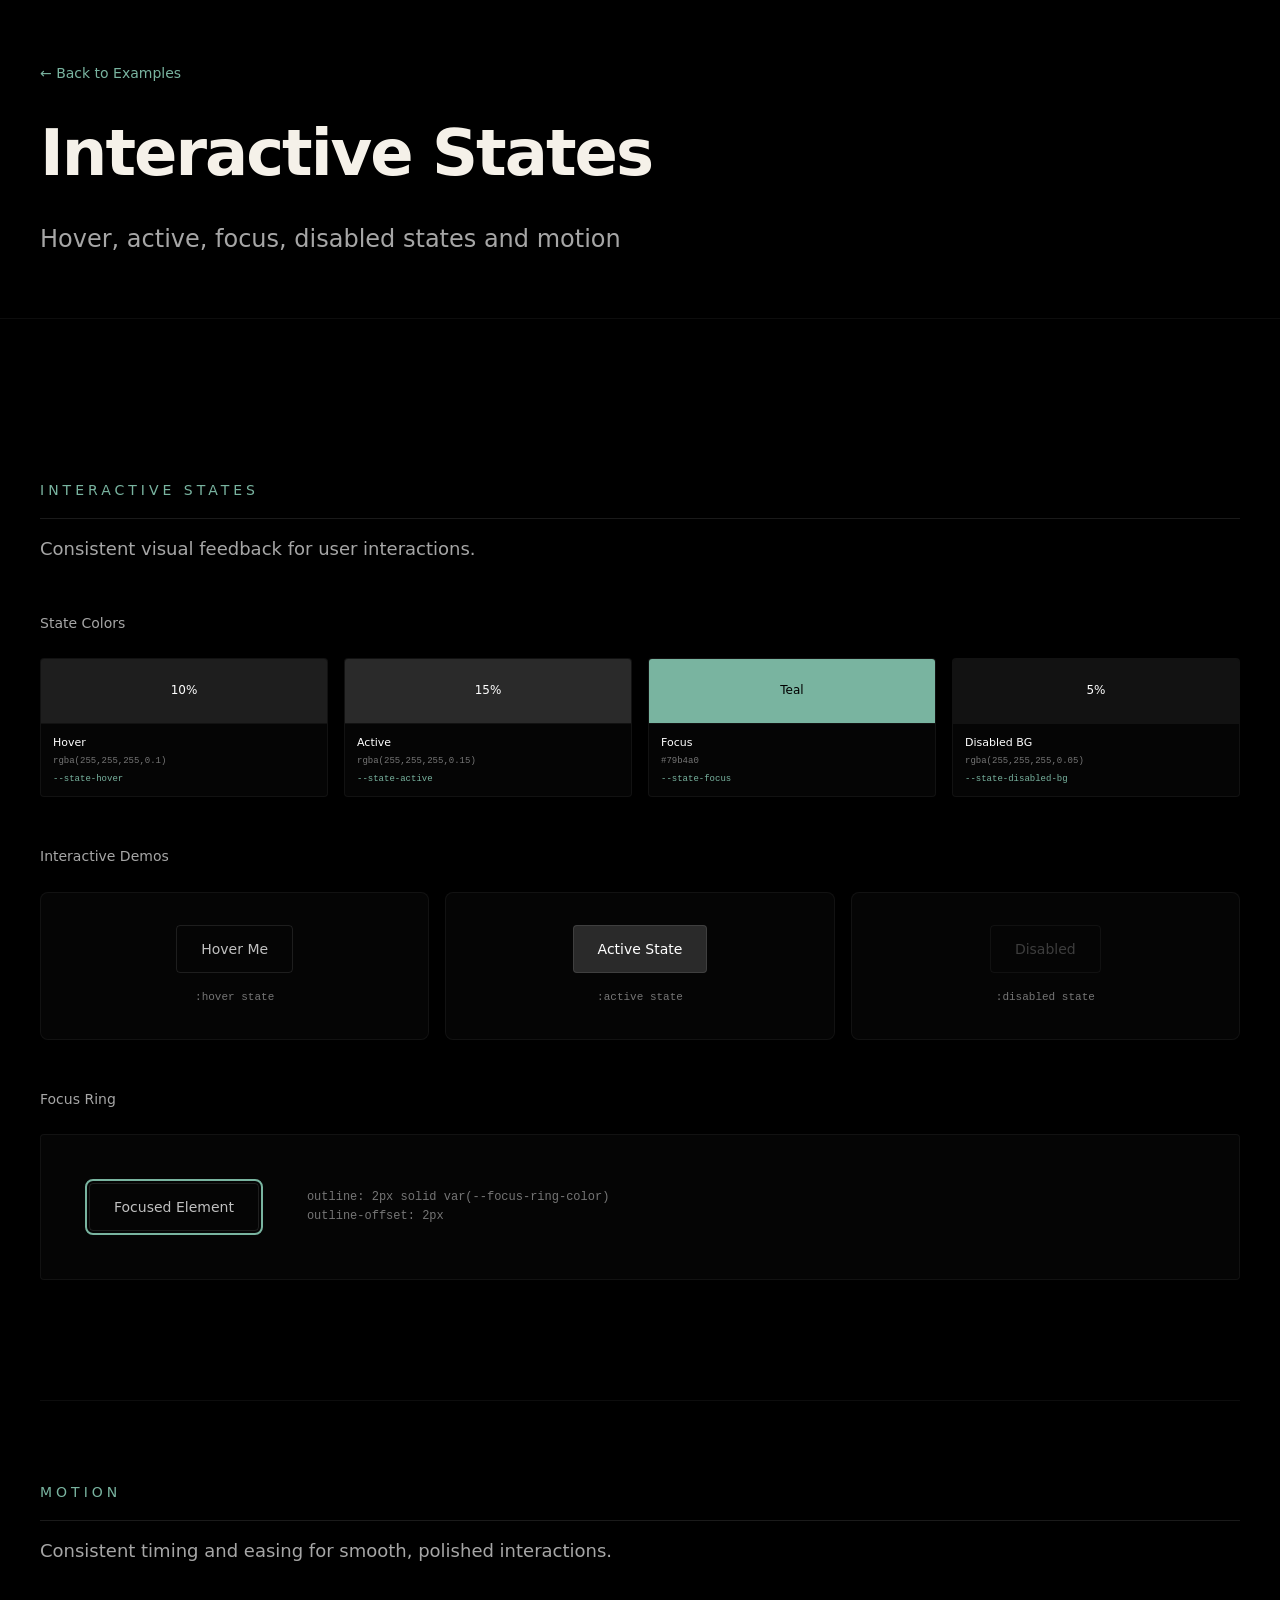
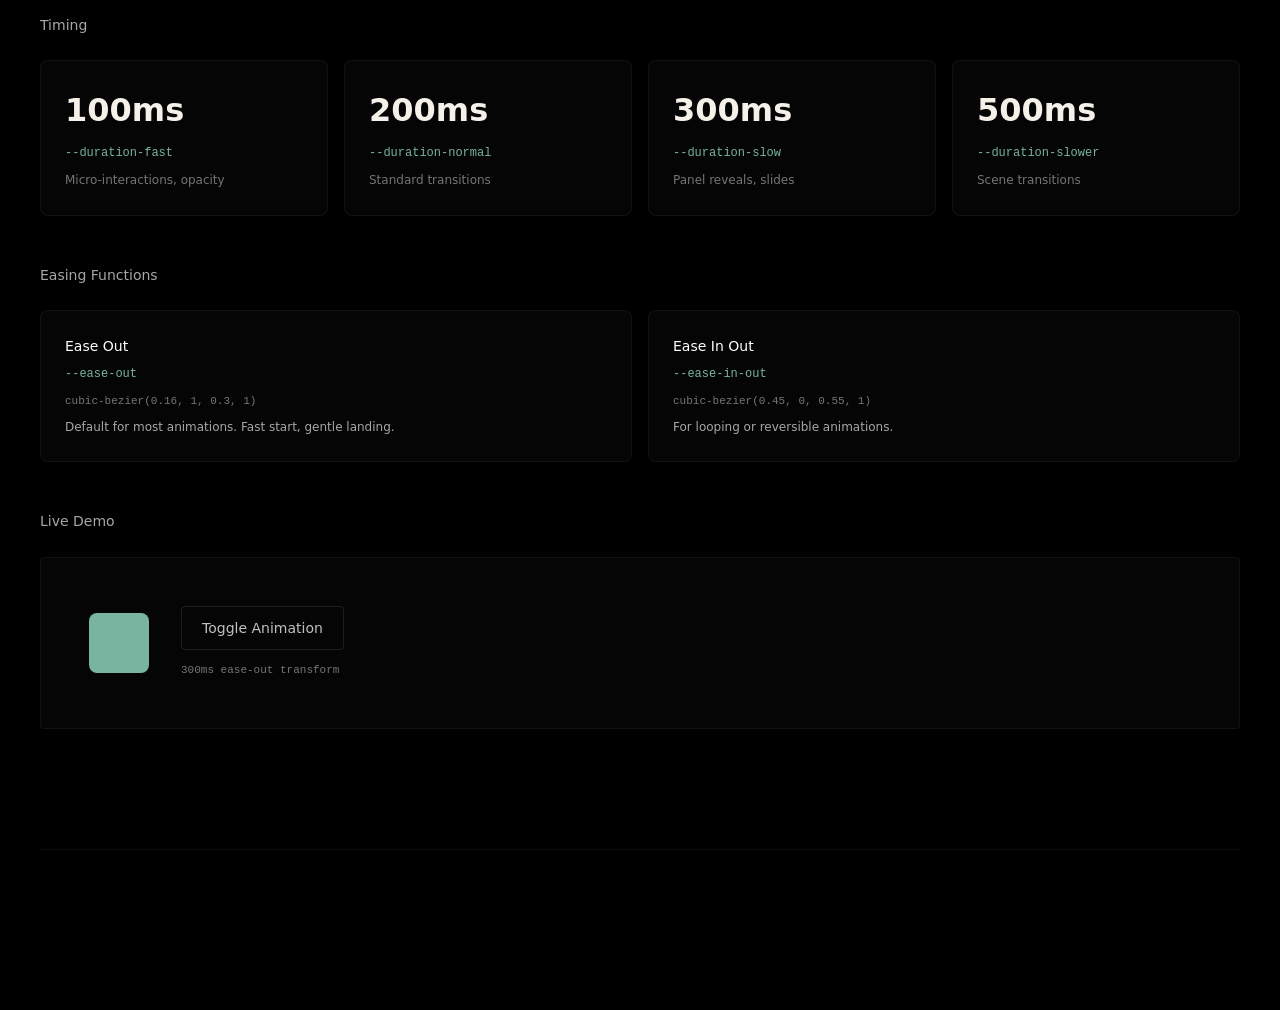
<file: examples/states.html>
<!DOCTYPE html>
<html lang="en">
<head>
  <meta charset="UTF-8">
  <meta name="viewport" content="width=device-width, initial-scale=1.0">
  <title>Interactive States - Push Record Design System</title>
  <link rel="stylesheet" href="../css/main.css">
  <style>
    /* Design System Page Styles */
    *, *::before, *::after {
      box-sizing: border-box;
      margin: 0;
      padding: 0;
    }

    html {
      scroll-behavior: smooth;
      -webkit-font-smoothing: antialiased;
    }

    body {
      background-color: var(--color-2);
      color: var(--color-8);
      font-family: var(--font-sf-pro-text);
      line-height: 1.6;
    }

    /* Layout */
    .ds-container {
      max-width: 1400px;
      margin: 0 auto;
      padding: 80px 40px;
    }

    .ds-section {
      margin-bottom: 120px;
    }

    .ds-section-title {
      font-family: var(--font-sf-pro);
      font-size: 14px;
      font-weight: var(--weight-medium);
      letter-spacing: 4px;
      text-transform: uppercase;
      color: var(--color-7);
      margin-bottom: 16px;
      padding-bottom: 16px;
      border-bottom: 1px solid var(--border-light);
    }

    .ds-section-description {
      font-size: 18px;
      color: var(--color-6);
      margin-bottom: 48px;
      max-width: 600px;
    }

    /* Grid */
    .ds-grid {
      display: grid;
      gap: 16px;
    }

    .ds-grid--2 { grid-template-columns: repeat(2, 1fr); }
    .ds-grid--3 { grid-template-columns: repeat(3, 1fr); }
    .ds-grid--4 { grid-template-columns: repeat(4, 1fr); }
    .ds-grid--5 { grid-template-columns: repeat(5, 1fr); }

    @media (max-width: 1024px) {
      .ds-grid--4, .ds-grid--5 { grid-template-columns: repeat(3, 1fr); }
    }

    @media (max-width: 768px) {
      .ds-grid--2, .ds-grid--3, .ds-grid--4, .ds-grid--5 {
        grid-template-columns: repeat(2, 1fr);
      }
    }

    /* Header */
    .ds-header {
      padding: 60px 40px;
      border-bottom: 1px solid var(--border-subtle);
      margin-bottom: 80px;
    }

    .ds-header__title {
      font-family: var(--font-sf-pro);
      font-size: 64px;
      font-weight: var(--weight-bold);
      color: var(--color-5);
      letter-spacing: -2px;
      margin-bottom: 16px;
    }

    .ds-header__subtitle {
      font-size: 24px;
      font-weight: var(--weight-light);
      color: var(--color-6);
    }

    /* Navigation */
    .ds-nav {
      position: fixed;
      left: 0;
      top: 0;
      width: 240px;
      height: 100vh;
      background: var(--bg-elevated);
      border-right: 1px solid var(--border-subtle);
      padding: 32px 24px;
      overflow-y: auto;
      z-index: 100;
    }

    .ds-nav__title {
      font-size: 14px;
      font-weight: var(--weight-medium);
      letter-spacing: 2px;
      text-transform: uppercase;
      color: var(--color-1);
      margin-bottom: 32px;
    }

    .ds-nav__link {
      display: block;
      font-size: 14px;
      color: var(--color-6);
      text-decoration: none;
      padding: 10px 0;
      border-bottom: 1px solid var(--border-subtle);
      transition: color 0.2s;
    }

    .ds-nav__link:hover {
      color: var(--color-7);
    }

    .ds-main {
      margin-left: 240px;
    }

    @media (max-width: 1024px) {
      .ds-nav { display: none; }
      .ds-main { margin-left: 0; }
    }

    /* Color Swatch */
    .ds-swatch {
      background: var(--bg-surface);
      border: 1px solid var(--border-subtle);
      border-radius: 4px;
      overflow: hidden;
    }

    .ds-swatch__color {
      height: 64px;
      display: flex;
      align-items: center;
      justify-content: center;
    }

    .ds-swatch__info {
      padding: 10px 12px;
      border-top: 1px solid var(--border-subtle);
    }

    .ds-swatch__name {
      font-size: 11px;
      font-weight: var(--weight-medium);
      color: var(--color-1);
      margin-bottom: 2px;
    }

    .ds-swatch__value {
      font-family: var(--font-sf-mono);
      font-size: 9px;
      color: var(--color-9);
    }

    .ds-swatch__token {
      font-family: var(--font-sf-mono);
      font-size: 9px;
      color: var(--color-7);
      margin-top: 4px;
    }

    /* Typography Specimen */
    .ds-type-specimen {
      padding: 20px 24px;
      background: var(--bg-surface);
      border: 1px solid var(--border-subtle);
      border-radius: 4px;
      margin-bottom: 16px;
    }

    .ds-type-specimen__sample {
      margin-bottom: 16px;
      padding-bottom: 16px;
      border-bottom: 1px solid var(--border-subtle);
    }

    .ds-type-specimen__meta {
      display: grid;
      grid-template-columns: repeat(4, 1fr);
      gap: 12px;
    }

    .ds-type-specimen__label {
      font-size: 9px;
      font-weight: var(--weight-medium);
      letter-spacing: 1px;
      text-transform: uppercase;
      color: var(--color-9);
      margin-bottom: 2px;
    }

    .ds-type-specimen__value {
      font-family: var(--font-sf-mono);
      font-size: 11px;
      color: var(--color-6);
    }

    /* Spacing */
    .ds-spacing-item {
      display: flex;
      align-items: center;
      gap: 16px;
      padding: 10px 0;
      border-bottom: 1px solid var(--border-subtle);
    }

    .ds-spacing-bar {
      height: 16px;
      background: var(--color-7);
      border-radius: 2px;
      opacity: 0.6;
    }

    .ds-spacing-label {
      font-family: var(--font-sf-mono);
      font-size: 11px;
      color: var(--color-6);
      min-width: 80px;
    }

    .ds-spacing-value {
      font-family: var(--font-sf-mono);
      font-size: 11px;
      color: var(--color-9);
      min-width: 48px;
    }

    /* Border Demo */
    .ds-border-demo {
      display: flex;
      align-items: center;
      gap: 16px;
      padding: 16px;
      background: var(--bg-surface);
      border-radius: 4px;
      margin-bottom: 12px;
    }

    .ds-border-sample {
      width: 80px;
      height: 56px;
      background: var(--bg-overlay);
      display: flex;
      align-items: center;
      justify-content: center;
      font-size: 10px;
      color: var(--color-9);
    }

    .ds-border-info {
      flex: 1;
    }

    .ds-border-name {
      font-size: 12px;
      font-weight: var(--weight-medium);
      color: var(--color-1);
      margin-bottom: 4px;
    }

    .ds-border-spec {
      font-family: var(--font-sf-mono);
      font-size: 10px;
      color: var(--color-9);
    }

    /* Effect Demo */
    .ds-effect-demo {
      padding: 24px;
      background: var(--bg-surface);
      border: 1px solid var(--border-subtle);
      border-radius: 4px;
      margin-bottom: 12px;
    }

    /* Component Card */
    .ds-component-card {
      background: var(--bg-surface);
      border: 1px solid var(--border-subtle);
      border-radius: 4px;
      overflow: hidden;
    }

    .ds-component-preview {
      padding: 24px;
      min-height: 140px;
      display: flex;
      align-items: center;
      justify-content: center;
      border-bottom: 1px solid var(--border-subtle);
    }

    .ds-component-info {
      padding: 12px 16px;
    }

    .ds-component-name {
      font-size: 13px;
      font-weight: var(--weight-medium);
      color: var(--color-1);
      margin-bottom: 4px;
    }

    .ds-component-class {
      font-family: var(--font-sf-mono);
      font-size: 10px;
      color: var(--color-7);
    }

    /* Code Block */
    .ds-code {
      background: rgba(0, 0, 0, 0.4);
      border: 1px solid var(--border-subtle);
      border-radius: 8px;
      padding: 24px;
      font-family: var(--font-sf-mono);
      font-size: 13px;
      color: var(--color-6);
      overflow-x: auto;
      white-space: pre;
      margin-top: 24px;
    }

    /* Divider */
    .ds-divider {
      height: 1px;
      background: var(--border-subtle);
      margin: 80px 0;
    }
  </style>
</head>
<body>
  <main class="ds-main" style="margin-left: 0;">
    <header class="ds-header">
      <a href="index.html" style="color: var(--color-7); font-size: 14px; text-decoration: none;">&larr; Back to Examples</a>
      <h1 class="ds-header__title" style="margin-top: 16px;">Interactive States</h1>
      <p class="ds-header__subtitle">Hover, active, focus, disabled states and motion</p>
    </header>
    <div class="ds-container">
      <section id="states" class="ds-section">
        <h2 class="ds-section-title">Interactive States</h2>
        <p class="ds-section-description">Consistent visual feedback for user interactions.</p>

        <h3 style="color: var(--color-6); font-size: 14px; margin-bottom: 24px; font-weight: 500;">State Colors</h3>
        <div class="ds-grid ds-grid--4" style="margin-bottom: 48px;">

          <div class="ds-swatch">
            <div class="ds-swatch__color" style="background: rgba(255,255,255,0.1);">
              <span style="color: #fff; font-size: 12px;">10%</span>
            </div>
            <div class="ds-swatch__info">
              <div class="ds-swatch__name">Hover</div>
              <div class="ds-swatch__value">rgba(255,255,255,0.1)</div>
              <div class="ds-swatch__token">--state-hover</div>
            </div>
          </div>

          <div class="ds-swatch">
            <div class="ds-swatch__color" style="background: rgba(255,255,255,0.15);">
              <span style="color: #fff; font-size: 12px;">15%</span>
            </div>
            <div class="ds-swatch__info">
              <div class="ds-swatch__name">Active</div>
              <div class="ds-swatch__value">rgba(255,255,255,0.15)</div>
              <div class="ds-swatch__token">--state-active</div>
            </div>
          </div>

          <div class="ds-swatch">
            <div class="ds-swatch__color" style="background: #79b4a0;">
              <span style="color: #000; font-size: 12px;">Teal</span>
            </div>
            <div class="ds-swatch__info">
              <div class="ds-swatch__name">Focus</div>
              <div class="ds-swatch__value">#79b4a0</div>
              <div class="ds-swatch__token">--state-focus</div>
            </div>
          </div>

          <div class="ds-swatch">
            <div class="ds-swatch__color" style="background: rgba(255,255,255,0.05);">
              <span style="color: #fff; font-size: 12px;">5%</span>
            </div>
            <div class="ds-swatch__info">
              <div class="ds-swatch__name">Disabled BG</div>
              <div class="ds-swatch__value">rgba(255,255,255,0.05)</div>
              <div class="ds-swatch__token">--state-disabled-bg</div>
            </div>
          </div>

        </div>

        <h3 style="color: var(--color-6); font-size: 14px; margin-bottom: 24px; font-weight: 500;">Interactive Demos</h3>
        <div class="ds-grid ds-grid--3">
          <div style="padding: 32px; background: var(--bg-surface); border: 1px solid var(--border-subtle); border-radius: 8px; text-align: center;">
            <div style="display: inline-block; padding: 12px 24px; background: transparent; border: 1px solid var(--border-light); border-radius: 4px; color: var(--color-8); font-size: 14px; cursor: pointer; transition: all 0.2s ease-out;" onmouseover="this.style.background='rgba(255,255,255,0.1)'" onmouseout="this.style.background='transparent'">
              Hover Me
            </div>
            <div style="font-family: var(--font-sf-mono); font-size: 11px; color: var(--color-9); margin-top: 16px;">:hover state</div>
          </div>

          <div style="padding: 32px; background: var(--bg-surface); border: 1px solid var(--border-subtle); border-radius: 8px; text-align: center;">
            <div style="display: inline-block; padding: 12px 24px; background: rgba(255,255,255,0.15); border: 1px solid var(--border-light); border-radius: 4px; color: var(--color-1); font-size: 14px;">
              Active State
            </div>
            <div style="font-family: var(--font-sf-mono); font-size: 11px; color: var(--color-9); margin-top: 16px;">:active state</div>
          </div>

          <div style="padding: 32px; background: var(--bg-surface); border: 1px solid var(--border-subtle); border-radius: 8px; text-align: center;">
            <div style="display: inline-block; padding: 12px 24px; background: transparent; border: 1px solid var(--border-light); border-radius: 4px; color: var(--color-9); font-size: 14px; opacity: 0.5; cursor: not-allowed;">
              Disabled
            </div>
            <div style="font-family: var(--font-sf-mono); font-size: 11px; color: var(--color-9); margin-top: 16px;">:disabled state</div>
          </div>
        </div>

        <h3 style="color: var(--color-6); font-size: 14px; margin: 48px 0 24px; font-weight: 500;">Focus Ring</h3>
        <div class="ds-effect-demo">
          <div style="display: flex; align-items: center; gap: 48px; padding: 24px;">
            <div style="display: inline-block; padding: 12px 24px; background: transparent; border: 1px solid var(--border-light); border-radius: 4px; color: var(--color-8); font-size: 14px; outline: 2px solid #79b4a0; outline-offset: 2px;">
              Focused Element
            </div>
            <div style="flex: 1;">
              <div style="font-family: var(--font-sf-mono); font-size: 12px; color: var(--color-9);">outline: 2px solid var(--focus-ring-color)</div>
              <div style="font-family: var(--font-sf-mono); font-size: 12px; color: var(--color-9);">outline-offset: 2px</div>
            </div>
          </div>
        </div>

      </section>

      <div class="ds-divider"></div>

      <!-- ==========================================
           MOTION
           ========================================== -->
      <section id="motion" class="ds-section">
        <h2 class="ds-section-title">Motion</h2>
        <p class="ds-section-description">Consistent timing and easing for smooth, polished interactions.</p>

        <h3 style="color: var(--color-6); font-size: 14px; margin-bottom: 24px; font-weight: 500;">Timing</h3>
        <div class="ds-grid ds-grid--4" style="margin-bottom: 48px;">
          <div style="padding: 24px; background: var(--bg-surface); border: 1px solid var(--border-subtle); border-radius: 8px;">
            <div style="font-size: 32px; font-weight: 700; color: var(--color-5); margin-bottom: 8px;">100ms</div>
            <div style="font-family: var(--font-sf-mono); font-size: 12px; color: var(--color-7);">--duration-fast</div>
            <div style="font-size: 12px; color: var(--color-9); margin-top: 8px;">Micro-interactions, opacity</div>
          </div>
          <div style="padding: 24px; background: var(--bg-surface); border: 1px solid var(--border-subtle); border-radius: 8px;">
            <div style="font-size: 32px; font-weight: 700; color: var(--color-5); margin-bottom: 8px;">200ms</div>
            <div style="font-family: var(--font-sf-mono); font-size: 12px; color: var(--color-7);">--duration-normal</div>
            <div style="font-size: 12px; color: var(--color-9); margin-top: 8px;">Standard transitions</div>
          </div>
          <div style="padding: 24px; background: var(--bg-surface); border: 1px solid var(--border-subtle); border-radius: 8px;">
            <div style="font-size: 32px; font-weight: 700; color: var(--color-5); margin-bottom: 8px;">300ms</div>
            <div style="font-family: var(--font-sf-mono); font-size: 12px; color: var(--color-7);">--duration-slow</div>
            <div style="font-size: 12px; color: var(--color-9); margin-top: 8px;">Panel reveals, slides</div>
          </div>
          <div style="padding: 24px; background: var(--bg-surface); border: 1px solid var(--border-subtle); border-radius: 8px;">
            <div style="font-size: 32px; font-weight: 700; color: var(--color-5); margin-bottom: 8px;">500ms</div>
            <div style="font-family: var(--font-sf-mono); font-size: 12px; color: var(--color-7);">--duration-slower</div>
            <div style="font-size: 12px; color: var(--color-9); margin-top: 8px;">Scene transitions</div>
          </div>
        </div>

        <h3 style="color: var(--color-6); font-size: 14px; margin-bottom: 24px; font-weight: 500;">Easing Functions</h3>
        <div class="ds-grid ds-grid--2" style="margin-bottom: 48px;">
          <div style="padding: 24px; background: var(--bg-surface); border: 1px solid var(--border-subtle); border-radius: 8px;">
            <div style="font-size: 14px; font-weight: 500; color: var(--color-1); margin-bottom: 8px;">Ease Out</div>
            <div style="font-family: var(--font-sf-mono); font-size: 12px; color: var(--color-7); margin-bottom: 8px;">--ease-out</div>
            <div style="font-family: var(--font-sf-mono); font-size: 11px; color: var(--color-9);">cubic-bezier(0.16, 1, 0.3, 1)</div>
            <div style="font-size: 12px; color: var(--color-6); margin-top: 8px;">Default for most animations. Fast start, gentle landing.</div>
          </div>
          <div style="padding: 24px; background: var(--bg-surface); border: 1px solid var(--border-subtle); border-radius: 8px;">
            <div style="font-size: 14px; font-weight: 500; color: var(--color-1); margin-bottom: 8px;">Ease In Out</div>
            <div style="font-family: var(--font-sf-mono); font-size: 12px; color: var(--color-7); margin-bottom: 8px;">--ease-in-out</div>
            <div style="font-family: var(--font-sf-mono); font-size: 11px; color: var(--color-9);">cubic-bezier(0.45, 0, 0.55, 1)</div>
            <div style="font-size: 12px; color: var(--color-6); margin-top: 8px;">For looping or reversible animations.</div>
          </div>
        </div>

        <h3 style="color: var(--color-6); font-size: 14px; margin-bottom: 24px; font-weight: 500;">Live Demo</h3>
        <div class="ds-effect-demo">
          <div style="display: flex; gap: 32px; align-items: center; padding: 24px;">
            <div id="motion-demo" style="width: 60px; height: 60px; background: var(--teal); border-radius: 8px; transition: transform 300ms cubic-bezier(0.16, 1, 0.3, 1);"></div>
            <div>
              <button onclick="document.getElementById('motion-demo').style.transform = document.getElementById('motion-demo').style.transform === 'translateX(200px)' ? 'translateX(0)' : 'translateX(200px)'" style="padding: 10px 20px; background: transparent; border: 1px solid var(--border-light); border-radius: 4px; color: var(--color-8); font-size: 14px; cursor: pointer;">
                Toggle Animation
              </button>
              <div style="font-family: var(--font-sf-mono); font-size: 11px; color: var(--color-9); margin-top: 12px;">300ms ease-out transform</div>
            </div>
          </div>
        </div>

      </section>

      <div class="ds-divider"></div>

      <!-- ==========================================
           PRECISION
           ========================================== -->
    </div>
  </main>
</body>
</html>
</file>
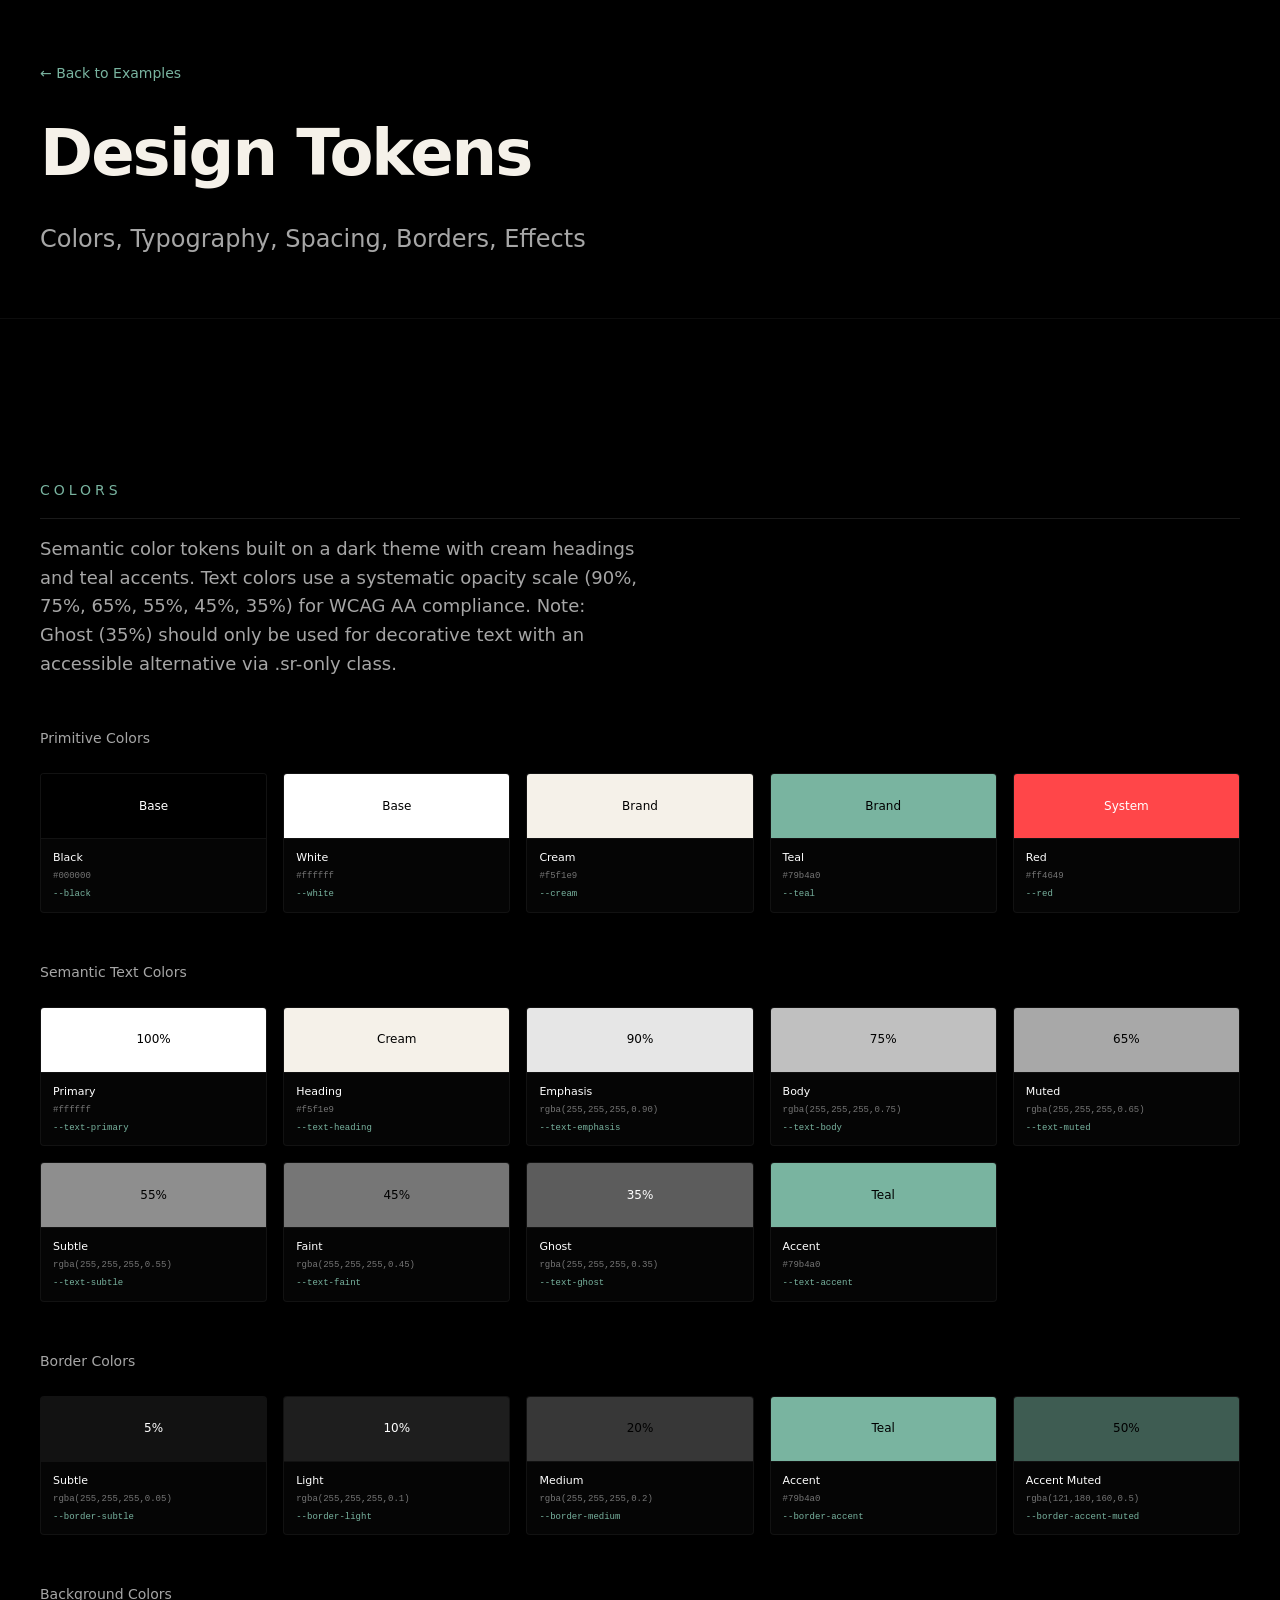
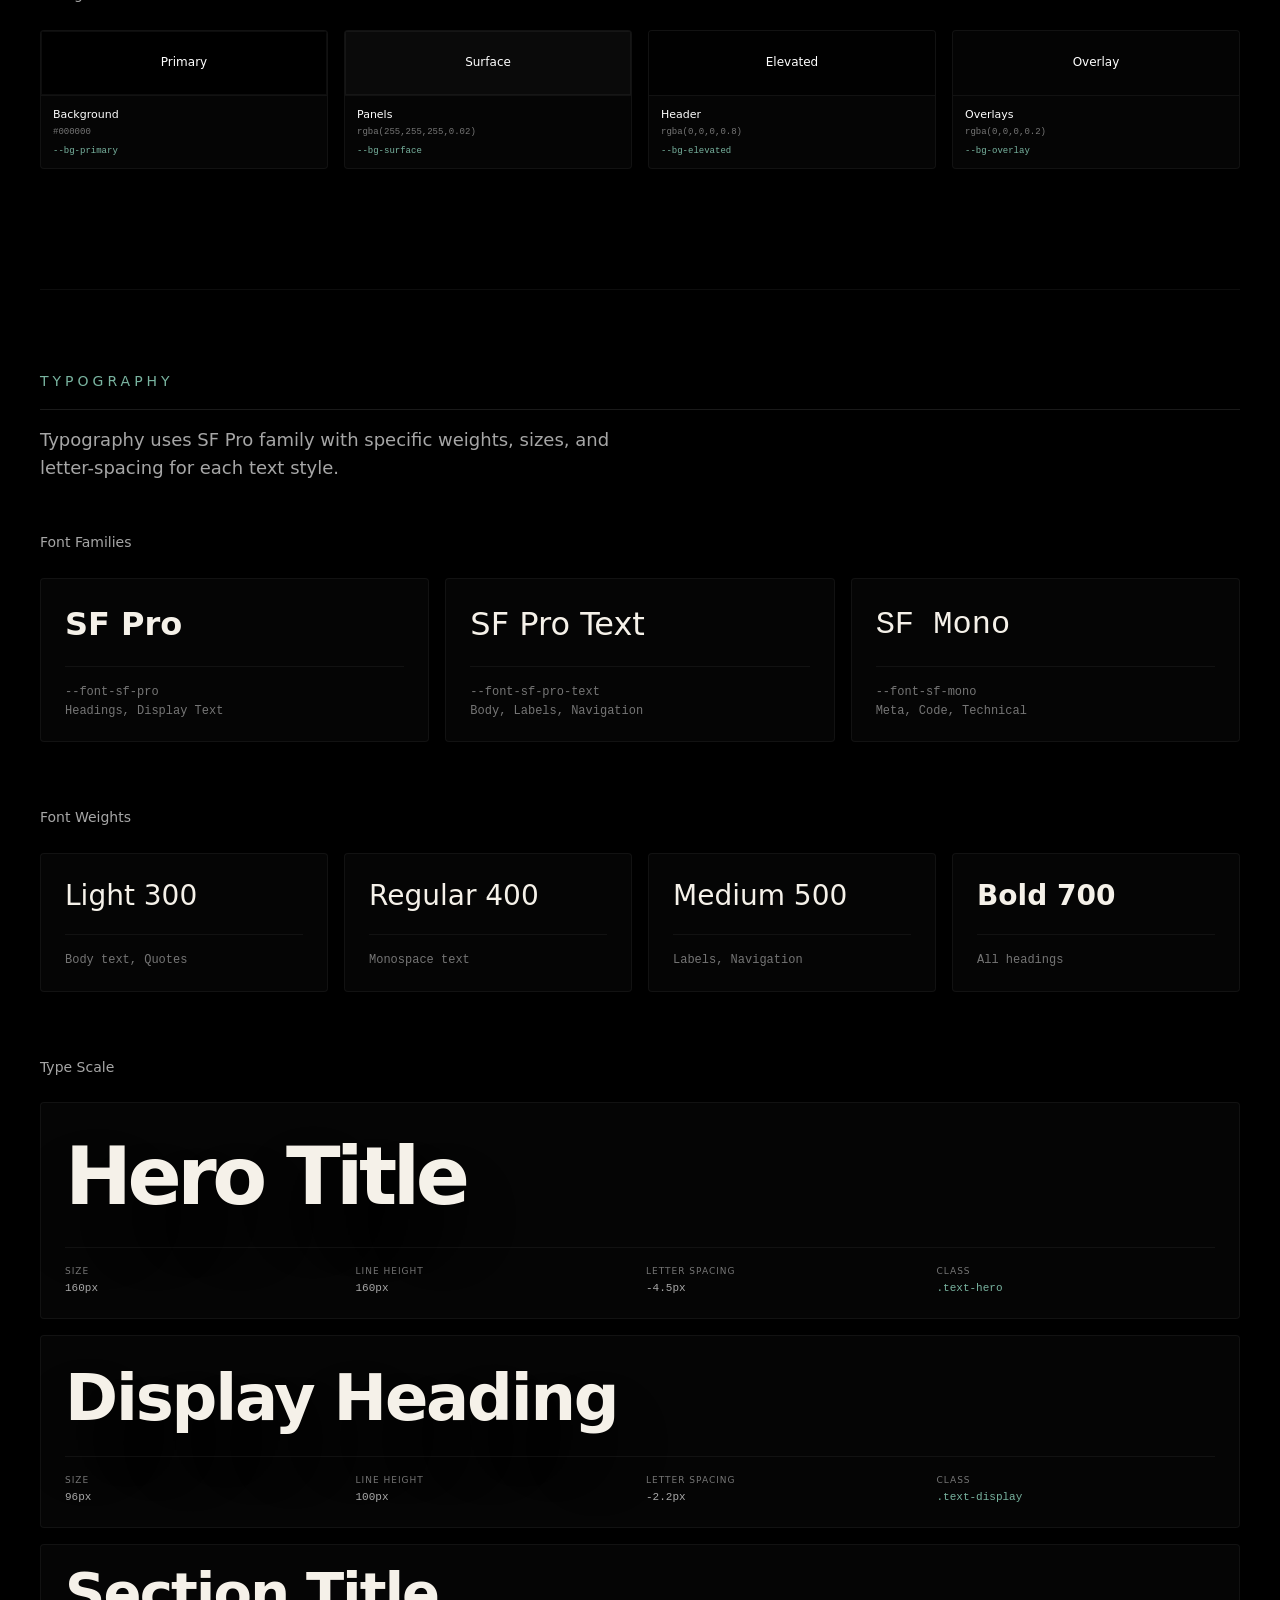
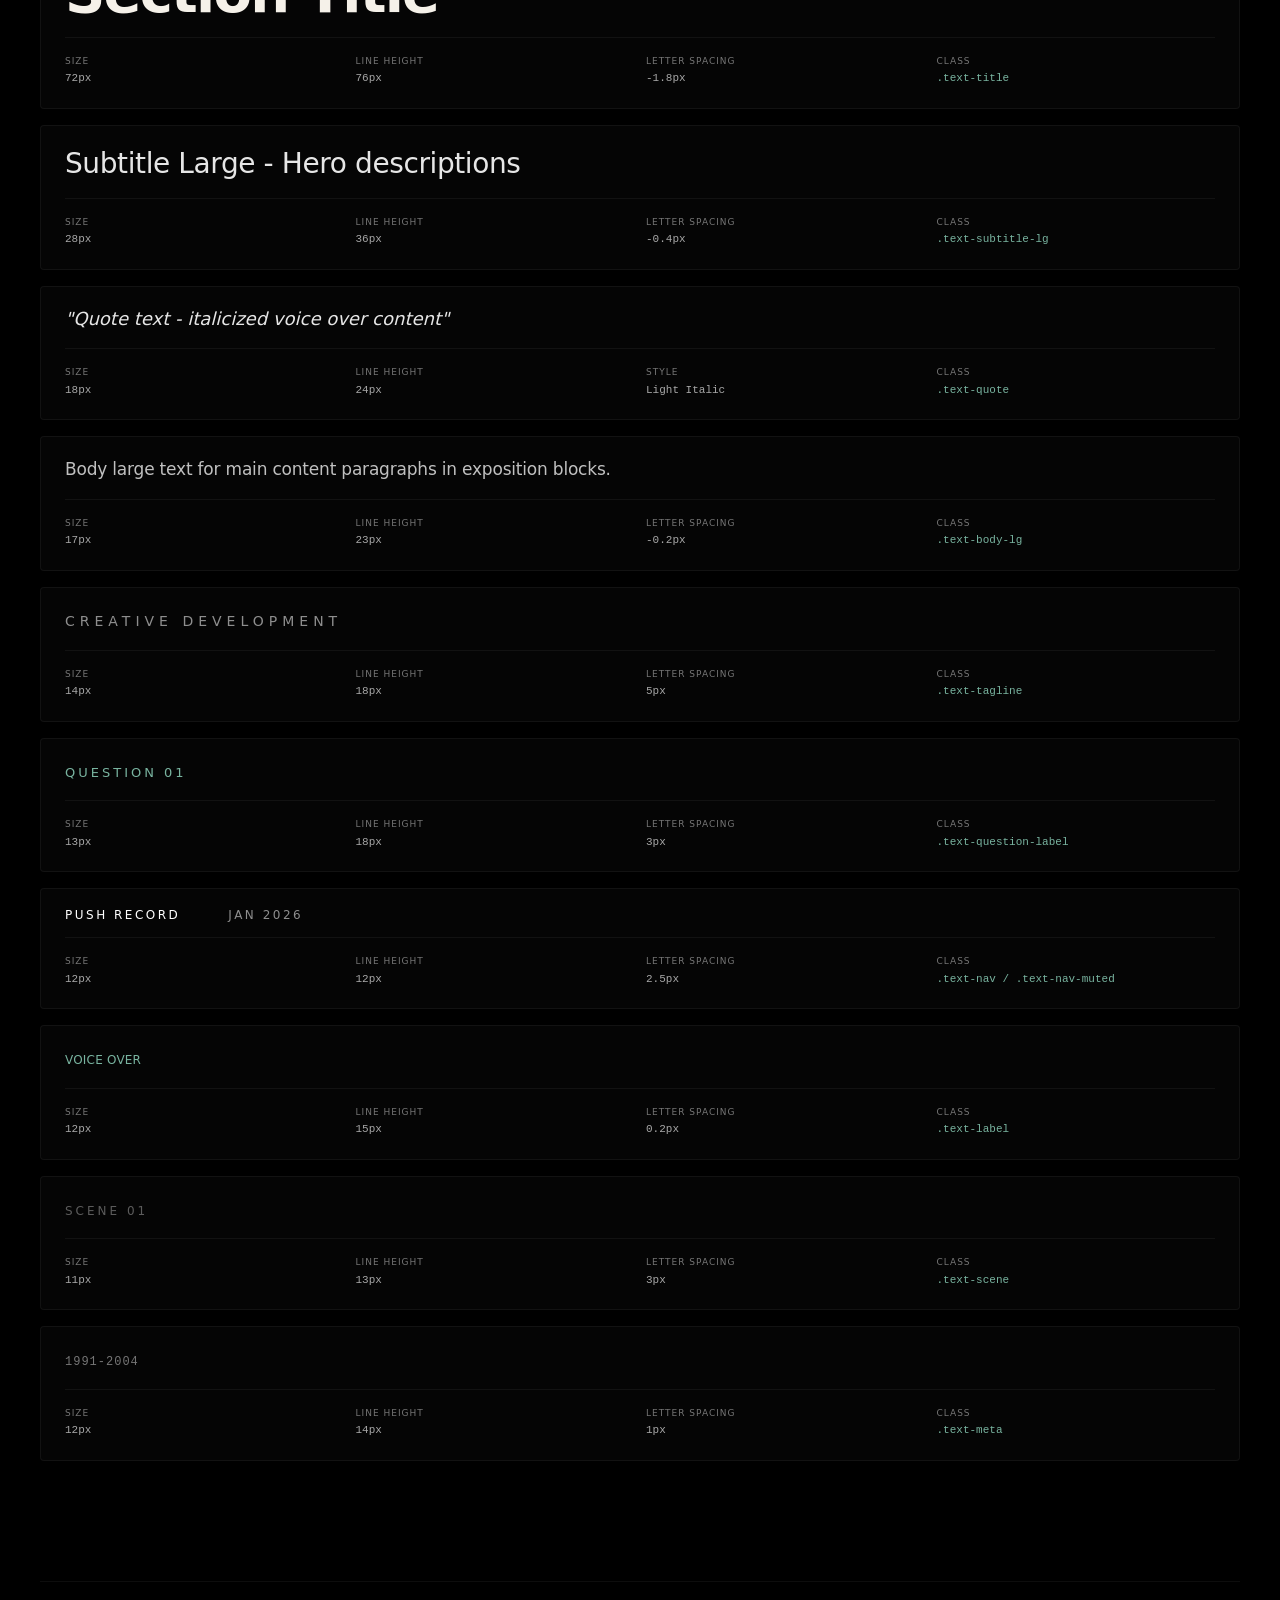
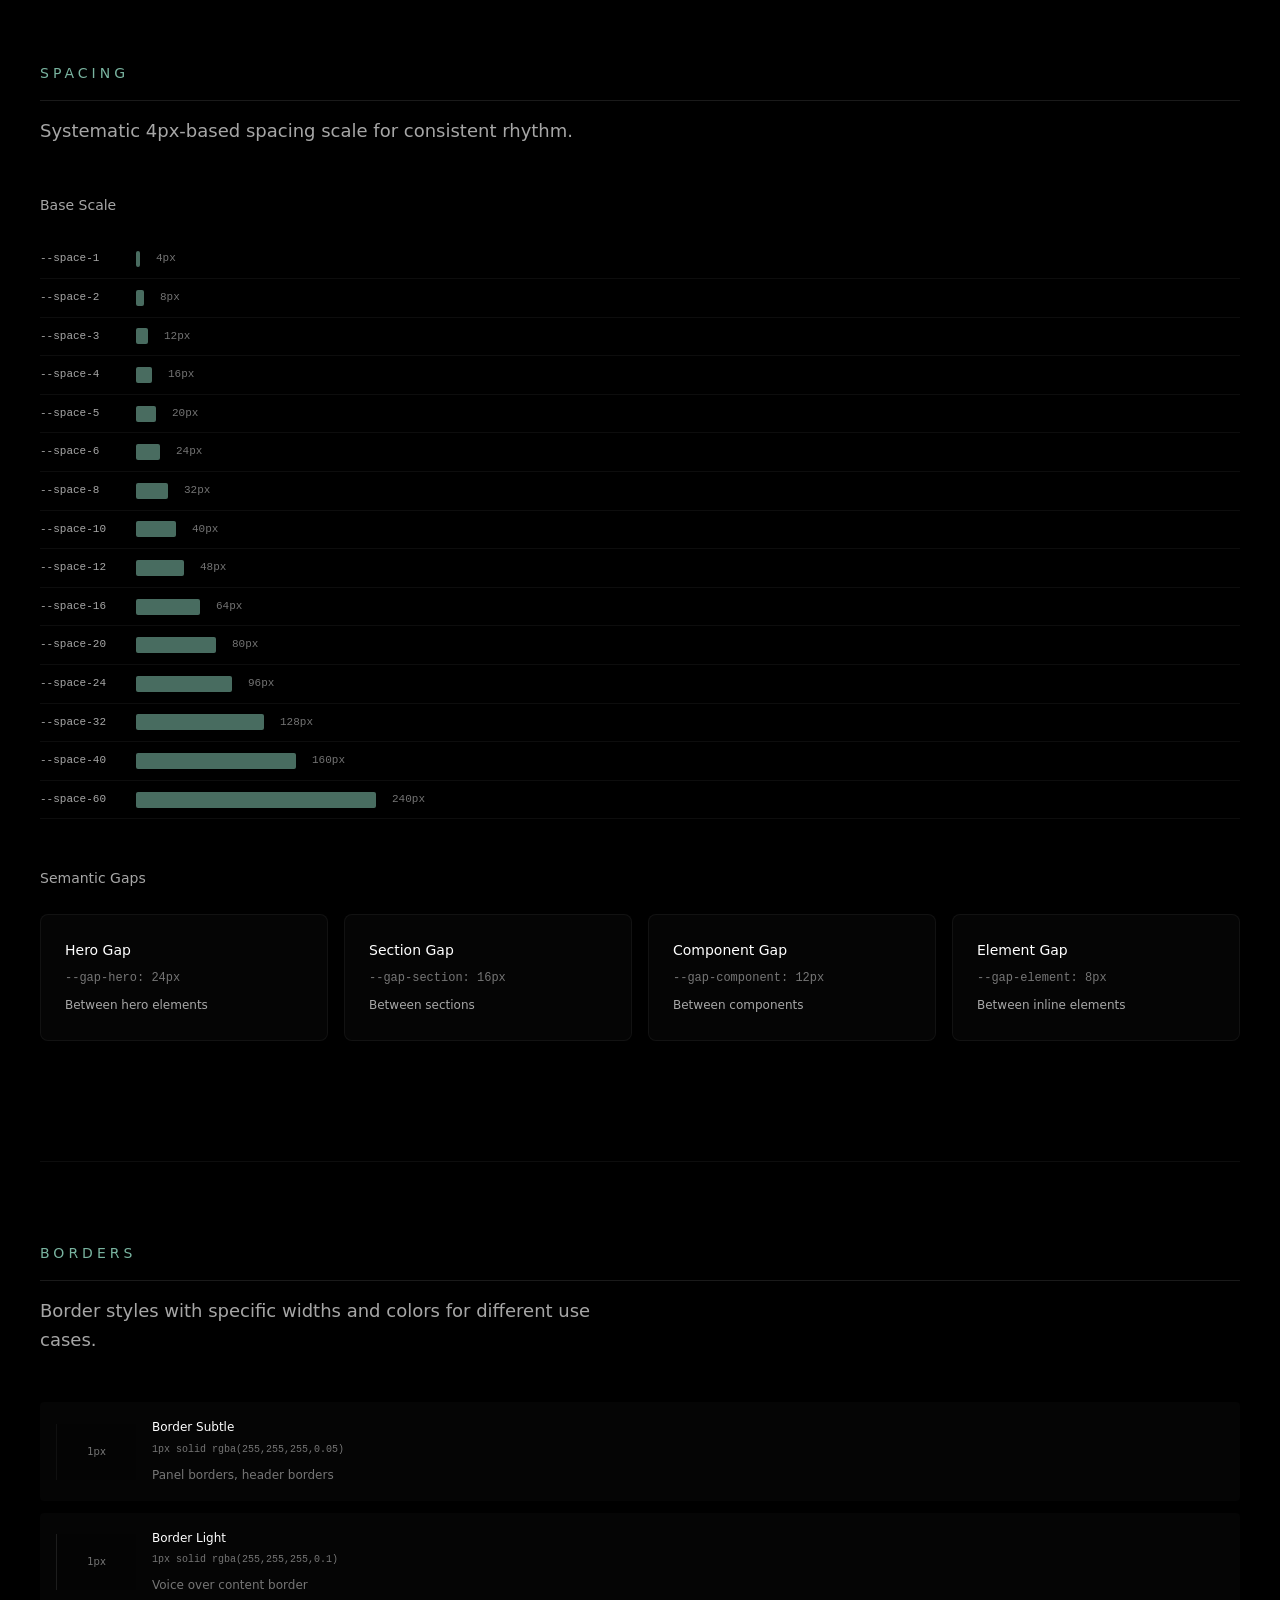
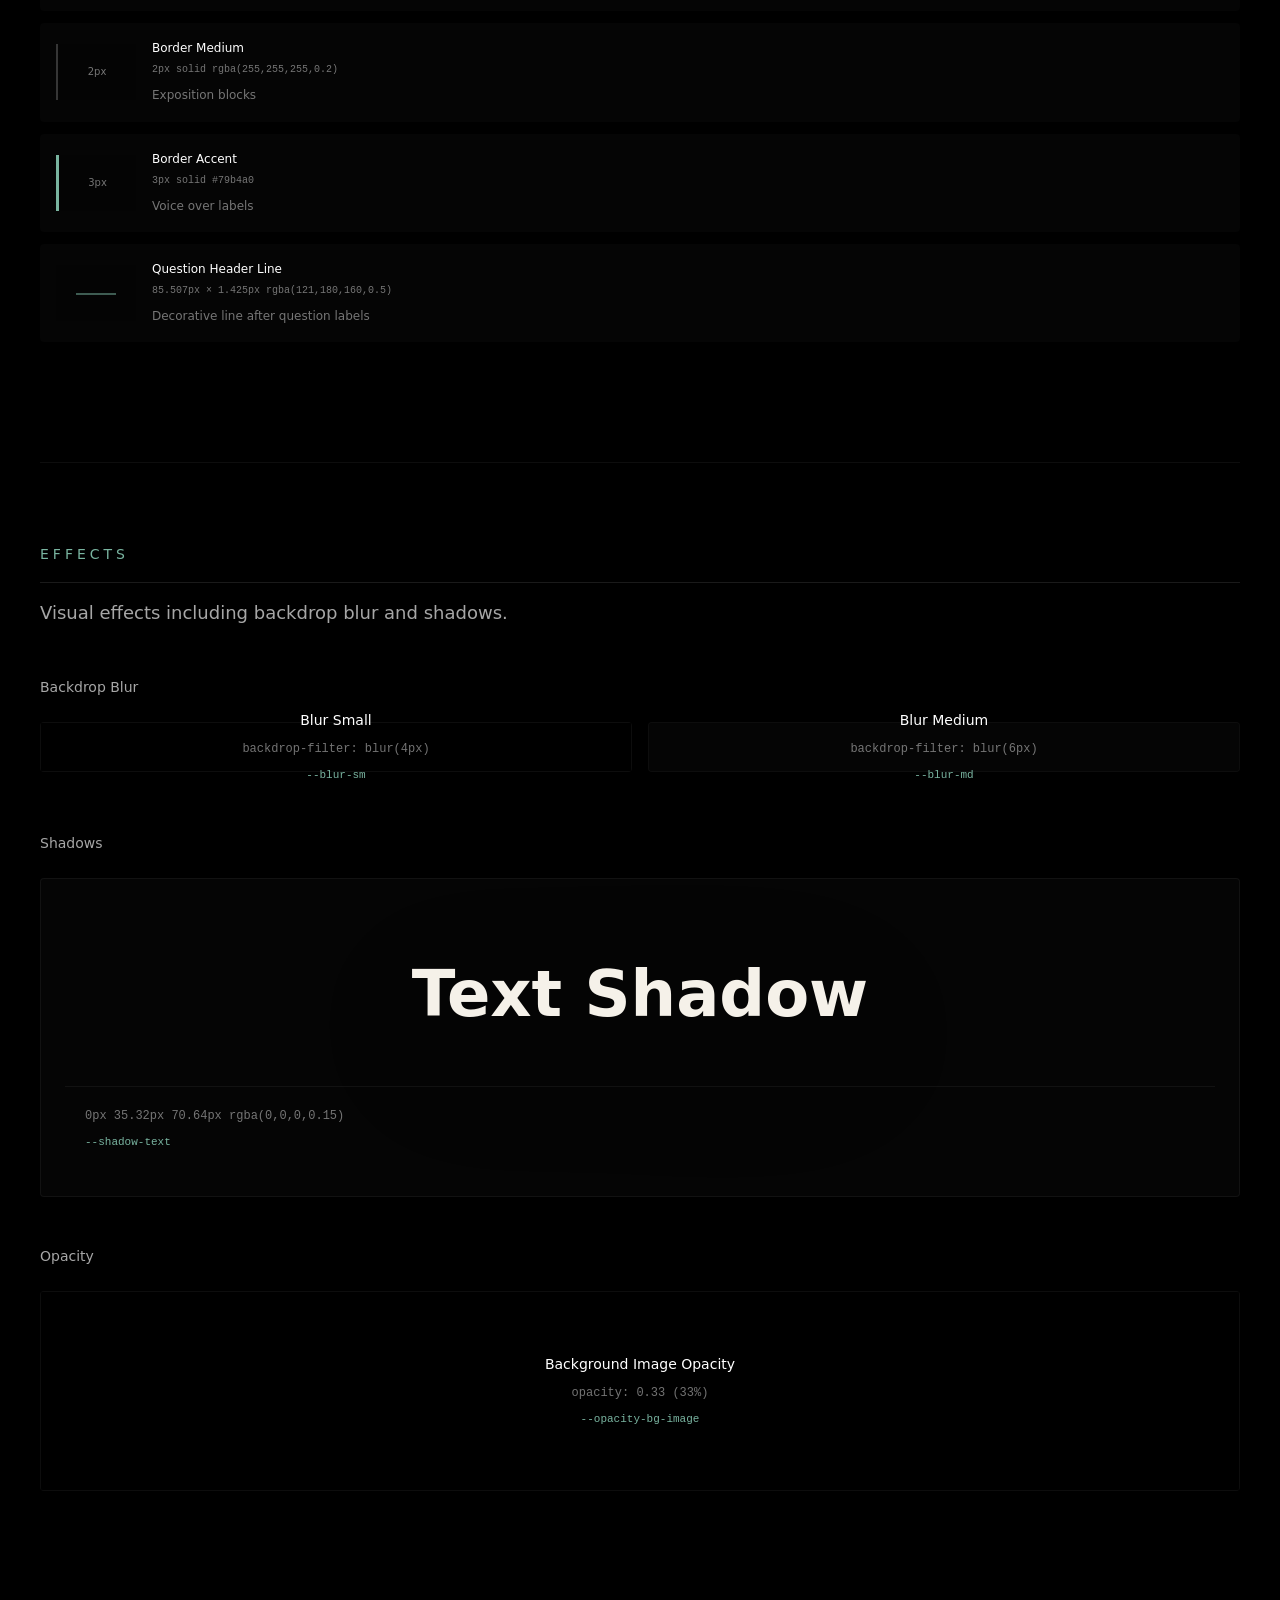
<file: examples/tokens.html>
<!DOCTYPE html>
<html lang="en">
<head>
  <meta charset="UTF-8">
  <meta name="viewport" content="width=device-width, initial-scale=1.0">
  <title>Design Tokens - Push Record Design System</title>
  <link rel="stylesheet" href="../css/main.css">
  <style>
    /* Design System Page Styles */
    *, *::before, *::after {
      box-sizing: border-box;
      margin: 0;
      padding: 0;
    }

    html {
      scroll-behavior: smooth;
      -webkit-font-smoothing: antialiased;
    }

    body {
      background-color: var(--color-2);
      color: var(--color-8);
      font-family: var(--font-sf-pro-text);
      line-height: 1.6;
    }

    /* Layout */
    .ds-container {
      max-width: 1400px;
      margin: 0 auto;
      padding: 80px 40px;
    }

    .ds-section {
      margin-bottom: 120px;
    }

    .ds-section-title {
      font-family: var(--font-sf-pro);
      font-size: 14px;
      font-weight: var(--weight-medium);
      letter-spacing: 4px;
      text-transform: uppercase;
      color: var(--color-7);
      margin-bottom: 16px;
      padding-bottom: 16px;
      border-bottom: 1px solid var(--border-light);
    }

    .ds-section-description {
      font-size: 18px;
      color: var(--color-6);
      margin-bottom: 48px;
      max-width: 600px;
    }

    /* Grid */
    .ds-grid {
      display: grid;
      gap: 16px;
    }

    .ds-grid--2 { grid-template-columns: repeat(2, 1fr); }
    .ds-grid--3 { grid-template-columns: repeat(3, 1fr); }
    .ds-grid--4 { grid-template-columns: repeat(4, 1fr); }
    .ds-grid--5 { grid-template-columns: repeat(5, 1fr); }

    @media (max-width: 1024px) {
      .ds-grid--4, .ds-grid--5 { grid-template-columns: repeat(3, 1fr); }
    }

    @media (max-width: 768px) {
      .ds-grid--2, .ds-grid--3, .ds-grid--4, .ds-grid--5 {
        grid-template-columns: repeat(2, 1fr);
      }
    }

    /* Header */
    .ds-header {
      padding: 60px 40px;
      border-bottom: 1px solid var(--border-subtle);
      margin-bottom: 80px;
    }

    .ds-header__title {
      font-family: var(--font-sf-pro);
      font-size: 64px;
      font-weight: var(--weight-bold);
      color: var(--color-5);
      letter-spacing: -2px;
      margin-bottom: 16px;
    }

    .ds-header__subtitle {
      font-size: 24px;
      font-weight: var(--weight-light);
      color: var(--color-6);
    }

    /* Navigation */
    .ds-nav {
      position: fixed;
      left: 0;
      top: 0;
      width: 240px;
      height: 100vh;
      background: var(--bg-elevated);
      border-right: 1px solid var(--border-subtle);
      padding: 32px 24px;
      overflow-y: auto;
      z-index: 100;
    }

    .ds-nav__title {
      font-size: 14px;
      font-weight: var(--weight-medium);
      letter-spacing: 2px;
      text-transform: uppercase;
      color: var(--color-1);
      margin-bottom: 32px;
    }

    .ds-nav__link {
      display: block;
      font-size: 14px;
      color: var(--color-6);
      text-decoration: none;
      padding: 10px 0;
      border-bottom: 1px solid var(--border-subtle);
      transition: color 0.2s;
    }

    .ds-nav__link:hover {
      color: var(--color-7);
    }

    .ds-main {
      margin-left: 240px;
    }

    @media (max-width: 1024px) {
      .ds-nav { display: none; }
      .ds-main { margin-left: 0; }
    }

    /* Color Swatch */
    .ds-swatch {
      background: var(--bg-surface);
      border: 1px solid var(--border-subtle);
      border-radius: 4px;
      overflow: hidden;
    }

    .ds-swatch__color {
      height: 64px;
      display: flex;
      align-items: center;
      justify-content: center;
    }

    .ds-swatch__info {
      padding: 10px 12px;
      border-top: 1px solid var(--border-subtle);
    }

    .ds-swatch__name {
      font-size: 11px;
      font-weight: var(--weight-medium);
      color: var(--color-1);
      margin-bottom: 2px;
    }

    .ds-swatch__value {
      font-family: var(--font-sf-mono);
      font-size: 9px;
      color: var(--color-9);
    }

    .ds-swatch__token {
      font-family: var(--font-sf-mono);
      font-size: 9px;
      color: var(--color-7);
      margin-top: 4px;
    }

    /* Typography Specimen */
    .ds-type-specimen {
      padding: 20px 24px;
      background: var(--bg-surface);
      border: 1px solid var(--border-subtle);
      border-radius: 4px;
      margin-bottom: 16px;
    }

    .ds-type-specimen__sample {
      margin-bottom: 16px;
      padding-bottom: 16px;
      border-bottom: 1px solid var(--border-subtle);
    }

    .ds-type-specimen__meta {
      display: grid;
      grid-template-columns: repeat(4, 1fr);
      gap: 12px;
    }

    .ds-type-specimen__label {
      font-size: 9px;
      font-weight: var(--weight-medium);
      letter-spacing: 1px;
      text-transform: uppercase;
      color: var(--color-9);
      margin-bottom: 2px;
    }

    .ds-type-specimen__value {
      font-family: var(--font-sf-mono);
      font-size: 11px;
      color: var(--color-6);
    }

    /* Spacing */
    .ds-spacing-item {
      display: flex;
      align-items: center;
      gap: 16px;
      padding: 10px 0;
      border-bottom: 1px solid var(--border-subtle);
    }

    .ds-spacing-bar {
      height: 16px;
      background: var(--color-7);
      border-radius: 2px;
      opacity: 0.6;
    }

    .ds-spacing-label {
      font-family: var(--font-sf-mono);
      font-size: 11px;
      color: var(--color-6);
      min-width: 80px;
    }

    .ds-spacing-value {
      font-family: var(--font-sf-mono);
      font-size: 11px;
      color: var(--color-9);
      min-width: 48px;
    }

    /* Border Demo */
    .ds-border-demo {
      display: flex;
      align-items: center;
      gap: 16px;
      padding: 16px;
      background: var(--bg-surface);
      border-radius: 4px;
      margin-bottom: 12px;
    }

    .ds-border-sample {
      width: 80px;
      height: 56px;
      background: var(--bg-overlay);
      display: flex;
      align-items: center;
      justify-content: center;
      font-size: 10px;
      color: var(--color-9);
    }

    .ds-border-info {
      flex: 1;
    }

    .ds-border-name {
      font-size: 12px;
      font-weight: var(--weight-medium);
      color: var(--color-1);
      margin-bottom: 4px;
    }

    .ds-border-spec {
      font-family: var(--font-sf-mono);
      font-size: 10px;
      color: var(--color-9);
    }

    /* Effect Demo */
    .ds-effect-demo {
      padding: 24px;
      background: var(--bg-surface);
      border: 1px solid var(--border-subtle);
      border-radius: 4px;
      margin-bottom: 12px;
    }

    /* Component Card */
    .ds-component-card {
      background: var(--bg-surface);
      border: 1px solid var(--border-subtle);
      border-radius: 4px;
      overflow: hidden;
    }

    .ds-component-preview {
      padding: 24px;
      min-height: 140px;
      display: flex;
      align-items: center;
      justify-content: center;
      border-bottom: 1px solid var(--border-subtle);
    }

    .ds-component-info {
      padding: 12px 16px;
    }

    .ds-component-name {
      font-size: 13px;
      font-weight: var(--weight-medium);
      color: var(--color-1);
      margin-bottom: 4px;
    }

    .ds-component-class {
      font-family: var(--font-sf-mono);
      font-size: 10px;
      color: var(--color-7);
    }

    /* Code Block */
    .ds-code {
      background: rgba(0, 0, 0, 0.4);
      border: 1px solid var(--border-subtle);
      border-radius: 8px;
      padding: 24px;
      font-family: var(--font-sf-mono);
      font-size: 13px;
      color: var(--color-6);
      overflow-x: auto;
      white-space: pre;
      margin-top: 24px;
    }

    /* Divider */
    .ds-divider {
      height: 1px;
      background: var(--border-subtle);
      margin: 80px 0;
    }
  </style>
</head>
<body>
  <main class="ds-main" style="margin-left: 0;">
    <header class="ds-header">
      <a href="index.html" style="color: var(--color-7); font-size: 14px; text-decoration: none;">&larr; Back to Examples</a>
      <h1 class="ds-header__title" style="margin-top: 16px;">Design Tokens</h1>
      <p class="ds-header__subtitle">Colors, Typography, Spacing, Borders, Effects</p>
    </header>
    <div class="ds-container">
      <section id="colors" class="ds-section">
        <h2 class="ds-section-title">Colors</h2>
        <p class="ds-section-description">Semantic color tokens built on a dark theme with cream headings and teal accents. Text colors use a systematic opacity scale (90%, 75%, 65%, 55%, 45%, 35%) for WCAG AA compliance. Note: Ghost (35%) should only be used for decorative text with an accessible alternative via .sr-only class.</p>

        <h3 style="color: var(--color-6); font-size: 14px; margin-bottom: 24px; font-weight: 500;">Primitive Colors</h3>
        <div class="ds-grid ds-grid--5" style="margin-bottom: 48px;">

          <div class="ds-swatch">
            <div class="ds-swatch__color" style="background: #000000;">
              <span style="color: #fff; font-size: 12px;">Base</span>
            </div>
            <div class="ds-swatch__info">
              <div class="ds-swatch__name">Black</div>
              <div class="ds-swatch__value">#000000</div>
              <div class="ds-swatch__token">--black</div>
            </div>
          </div>

          <div class="ds-swatch">
            <div class="ds-swatch__color" style="background: #ffffff;">
              <span style="color: #000; font-size: 12px;">Base</span>
            </div>
            <div class="ds-swatch__info">
              <div class="ds-swatch__name">White</div>
              <div class="ds-swatch__value">#ffffff</div>
              <div class="ds-swatch__token">--white</div>
            </div>
          </div>

          <div class="ds-swatch">
            <div class="ds-swatch__color" style="background: #f5f1e9;">
              <span style="color: #000; font-size: 12px;">Brand</span>
            </div>
            <div class="ds-swatch__info">
              <div class="ds-swatch__name">Cream</div>
              <div class="ds-swatch__value">#f5f1e9</div>
              <div class="ds-swatch__token">--cream</div>
            </div>
          </div>

          <div class="ds-swatch">
            <div class="ds-swatch__color" style="background: #79b4a0;">
              <span style="color: #000; font-size: 12px;">Brand</span>
            </div>
            <div class="ds-swatch__info">
              <div class="ds-swatch__name">Teal</div>
              <div class="ds-swatch__value">#79b4a0</div>
              <div class="ds-swatch__token">--teal</div>
            </div>
          </div>

          <div class="ds-swatch">
            <div class="ds-swatch__color" style="background: #ff4649;">
              <span style="color: #fff; font-size: 12px;">System</span>
            </div>
            <div class="ds-swatch__info">
              <div class="ds-swatch__name">Red</div>
              <div class="ds-swatch__value">#ff4649</div>
              <div class="ds-swatch__token">--red</div>
            </div>
          </div>

        </div>

        <h3 style="color: var(--color-6); font-size: 14px; margin-bottom: 24px; font-weight: 500;">Semantic Text Colors</h3>
        <div class="ds-grid ds-grid--5" style="margin-bottom: 48px;">

          <div class="ds-swatch">
            <div class="ds-swatch__color" style="background: #ffffff;">
              <span style="color: #000; font-size: 12px;">100%</span>
            </div>
            <div class="ds-swatch__info">
              <div class="ds-swatch__name">Primary</div>
              <div class="ds-swatch__value">#ffffff</div>
              <div class="ds-swatch__token">--text-primary</div>
            </div>
          </div>

          <div class="ds-swatch">
            <div class="ds-swatch__color" style="background: #f5f1e9;">
              <span style="color: #000; font-size: 12px;">Cream</span>
            </div>
            <div class="ds-swatch__info">
              <div class="ds-swatch__name">Heading</div>
              <div class="ds-swatch__value">#f5f1e9</div>
              <div class="ds-swatch__token">--text-heading</div>
            </div>
          </div>

          <div class="ds-swatch">
            <div class="ds-swatch__color" style="background: rgba(255,255,255,0.9);">
              <span style="color: #000; font-size: 12px;">90%</span>
            </div>
            <div class="ds-swatch__info">
              <div class="ds-swatch__name">Emphasis</div>
              <div class="ds-swatch__value">rgba(255,255,255,0.90)</div>
              <div class="ds-swatch__token">--text-emphasis</div>
            </div>
          </div>

          <div class="ds-swatch">
            <div class="ds-swatch__color" style="background: rgba(255,255,255,0.75);">
              <span style="color: #000; font-size: 12px;">75%</span>
            </div>
            <div class="ds-swatch__info">
              <div class="ds-swatch__name">Body</div>
              <div class="ds-swatch__value">rgba(255,255,255,0.75)</div>
              <div class="ds-swatch__token">--text-body</div>
            </div>
          </div>

          <div class="ds-swatch">
            <div class="ds-swatch__color" style="background: rgba(255,255,255,0.65);">
              <span style="color: #000; font-size: 12px;">65%</span>
            </div>
            <div class="ds-swatch__info">
              <div class="ds-swatch__name">Muted</div>
              <div class="ds-swatch__value">rgba(255,255,255,0.65)</div>
              <div class="ds-swatch__token">--text-muted</div>
            </div>
          </div>

          <div class="ds-swatch">
            <div class="ds-swatch__color" style="background: rgba(255,255,255,0.55);">
              <span style="color: #000; font-size: 12px;">55%</span>
            </div>
            <div class="ds-swatch__info">
              <div class="ds-swatch__name">Subtle</div>
              <div class="ds-swatch__value">rgba(255,255,255,0.55)</div>
              <div class="ds-swatch__token">--text-subtle</div>
            </div>
          </div>

          <div class="ds-swatch">
            <div class="ds-swatch__color" style="background: rgba(255,255,255,0.45);">
              <span style="color: #000; font-size: 12px;">45%</span>
            </div>
            <div class="ds-swatch__info">
              <div class="ds-swatch__name">Faint</div>
              <div class="ds-swatch__value">rgba(255,255,255,0.45)</div>
              <div class="ds-swatch__token">--text-faint</div>
            </div>
          </div>

          <div class="ds-swatch">
            <div class="ds-swatch__color" style="background: rgba(255,255,255,0.35);">
              <span style="color: #fff; font-size: 12px;">35%</span>
            </div>
            <div class="ds-swatch__info">
              <div class="ds-swatch__name">Ghost</div>
              <div class="ds-swatch__value">rgba(255,255,255,0.35)</div>
              <div class="ds-swatch__token">--text-ghost</div>
            </div>
          </div>

          <div class="ds-swatch">
            <div class="ds-swatch__color" style="background: #79b4a0;">
              <span style="color: #000; font-size: 12px;">Teal</span>
            </div>
            <div class="ds-swatch__info">
              <div class="ds-swatch__name">Accent</div>
              <div class="ds-swatch__value">#79b4a0</div>
              <div class="ds-swatch__token">--text-accent</div>
            </div>
          </div>

        </div>

        <h3 style="color: var(--color-6); font-size: 14px; margin-bottom: 24px; font-weight: 500;">Border Colors</h3>
        <div class="ds-grid ds-grid--5" style="margin-bottom: 48px;">

          <div class="ds-swatch">
            <div class="ds-swatch__color" style="background: rgba(255,255,255,0.05);">
              <span style="color: #fff; font-size: 12px;">5%</span>
            </div>
            <div class="ds-swatch__info">
              <div class="ds-swatch__name">Subtle</div>
              <div class="ds-swatch__value">rgba(255,255,255,0.05)</div>
              <div class="ds-swatch__token">--border-subtle</div>
            </div>
          </div>

          <div class="ds-swatch">
            <div class="ds-swatch__color" style="background: rgba(255,255,255,0.1);">
              <span style="color: #fff; font-size: 12px;">10%</span>
            </div>
            <div class="ds-swatch__info">
              <div class="ds-swatch__name">Light</div>
              <div class="ds-swatch__value">rgba(255,255,255,0.1)</div>
              <div class="ds-swatch__token">--border-light</div>
            </div>
          </div>

          <div class="ds-swatch">
            <div class="ds-swatch__color" style="background: rgba(255,255,255,0.2);">
              <span style="color: #000; font-size: 12px;">20%</span>
            </div>
            <div class="ds-swatch__info">
              <div class="ds-swatch__name">Medium</div>
              <div class="ds-swatch__value">rgba(255,255,255,0.2)</div>
              <div class="ds-swatch__token">--border-medium</div>
            </div>
          </div>

          <div class="ds-swatch">
            <div class="ds-swatch__color" style="background: #79b4a0;">
              <span style="color: #000; font-size: 12px;">Teal</span>
            </div>
            <div class="ds-swatch__info">
              <div class="ds-swatch__name">Accent</div>
              <div class="ds-swatch__value">#79b4a0</div>
              <div class="ds-swatch__token">--border-accent</div>
            </div>
          </div>

          <div class="ds-swatch">
            <div class="ds-swatch__color" style="background: rgba(121,180,160,0.5);">
              <span style="color: #000; font-size: 12px;">50%</span>
            </div>
            <div class="ds-swatch__info">
              <div class="ds-swatch__name">Accent Muted</div>
              <div class="ds-swatch__value">rgba(121,180,160,0.5)</div>
              <div class="ds-swatch__token">--border-accent-muted</div>
            </div>
          </div>

        </div>

        <h3 style="color: var(--color-6); font-size: 14px; margin-bottom: 24px; font-weight: 500;">Background Colors</h3>
        <div class="ds-grid ds-grid--4">

          <div class="ds-swatch">
            <div class="ds-swatch__color" style="background: #000000; border: 1px solid var(--border-subtle);">
              <span style="color: #fff; font-size: 12px;">Primary</span>
            </div>
            <div class="ds-swatch__info">
              <div class="ds-swatch__name">Background</div>
              <div class="ds-swatch__value">#000000</div>
              <div class="ds-swatch__token">--bg-primary</div>
            </div>
          </div>

          <div class="ds-swatch">
            <div class="ds-swatch__color" style="background: rgba(255,255,255,0.02); border: 1px solid var(--border-subtle);">
              <span style="color: #fff; font-size: 12px;">Surface</span>
            </div>
            <div class="ds-swatch__info">
              <div class="ds-swatch__name">Panels</div>
              <div class="ds-swatch__value">rgba(255,255,255,0.02)</div>
              <div class="ds-swatch__token">--bg-surface</div>
            </div>
          </div>

          <div class="ds-swatch">
            <div class="ds-swatch__color" style="background: rgba(0,0,0,0.8);">
              <span style="color: #fff; font-size: 12px;">Elevated</span>
            </div>
            <div class="ds-swatch__info">
              <div class="ds-swatch__name">Header</div>
              <div class="ds-swatch__value">rgba(0,0,0,0.8)</div>
              <div class="ds-swatch__token">--bg-elevated</div>
            </div>
          </div>

          <div class="ds-swatch">
            <div class="ds-swatch__color" style="background: rgba(0,0,0,0.2);">
              <span style="color: #fff; font-size: 12px;">Overlay</span>
            </div>
            <div class="ds-swatch__info">
              <div class="ds-swatch__name">Overlays</div>
              <div class="ds-swatch__value">rgba(0,0,0,0.2)</div>
              <div class="ds-swatch__token">--bg-overlay</div>
            </div>
          </div>

        </div>
      </section>

      <div class="ds-divider"></div>

      <!-- ==========================================
           TYPOGRAPHY
           ========================================== -->
      <section id="typography" class="ds-section">
        <h2 class="ds-section-title">Typography</h2>
        <p class="ds-section-description">Typography uses SF Pro family with specific weights, sizes, and letter-spacing for each text style.</p>

        <!-- Font Families -->
        <h3 style="color: var(--color-6); font-size: 14px; margin-bottom: 24px; font-weight: 500;">Font Families</h3>
        <div class="ds-grid ds-grid--3" style="margin-bottom: 48px;">
          <div class="ds-type-specimen">
            <div class="ds-type-specimen__sample" style="font-family: var(--font-sf-pro); font-size: 32px; font-weight: 700; color: var(--color-5);">
              SF Pro
            </div>
            <div style="font-family: var(--font-sf-mono); font-size: 12px; color: var(--color-9);">
              --font-sf-pro<br>
              Headings, Display Text
            </div>
          </div>

          <div class="ds-type-specimen">
            <div class="ds-type-specimen__sample" style="font-family: var(--font-sf-pro-text); font-size: 32px; font-weight: 300; color: var(--color-5);">
              SF Pro Text
            </div>
            <div style="font-family: var(--font-sf-mono); font-size: 12px; color: var(--color-9);">
              --font-sf-pro-text<br>
              Body, Labels, Navigation
            </div>
          </div>

          <div class="ds-type-specimen">
            <div class="ds-type-specimen__sample" style="font-family: var(--font-sf-mono); font-size: 32px; font-weight: 400; color: var(--color-5);">
              SF Mono
            </div>
            <div style="font-family: var(--font-sf-mono); font-size: 12px; color: var(--color-9);">
              --font-sf-mono<br>
              Meta, Code, Technical
            </div>
          </div>
        </div>

        <!-- Font Weights -->
        <h3 style="color: var(--color-6); font-size: 14px; margin-bottom: 24px; font-weight: 500;">Font Weights</h3>
        <div class="ds-grid ds-grid--4" style="margin-bottom: 48px;">
          <div class="ds-type-specimen">
            <div class="ds-type-specimen__sample" style="font-weight: 300; font-size: 28px; color: var(--color-5);">
              Light 300
            </div>
            <div style="font-family: var(--font-sf-mono); font-size: 12px; color: var(--color-9);">
              Body text, Quotes
            </div>
          </div>

          <div class="ds-type-specimen">
            <div class="ds-type-specimen__sample" style="font-weight: 400; font-size: 28px; color: var(--color-5);">
              Regular 400
            </div>
            <div style="font-family: var(--font-sf-mono); font-size: 12px; color: var(--color-9);">
              Monospace text
            </div>
          </div>

          <div class="ds-type-specimen">
            <div class="ds-type-specimen__sample" style="font-weight: 500; font-size: 28px; color: var(--color-5);">
              Medium 500
            </div>
            <div style="font-family: var(--font-sf-mono); font-size: 12px; color: var(--color-9);">
              Labels, Navigation
            </div>
          </div>

          <div class="ds-type-specimen">
            <div class="ds-type-specimen__sample" style="font-weight: 700; font-size: 28px; color: var(--color-5);">
              Bold 700
            </div>
            <div style="font-family: var(--font-sf-mono); font-size: 12px; color: var(--color-9);">
              All headings
            </div>
          </div>
        </div>

        <!-- Type Scale -->
        <h3 style="color: var(--color-6); font-size: 14px; margin-bottom: 24px; font-weight: 500;">Type Scale</h3>

        <!-- Hero -->
        <div class="ds-type-specimen">
          <div class="ds-type-specimen__sample">
            <span class="text-hero" style="font-size: 80px;">Hero Title</span>
          </div>
          <div class="ds-type-specimen__meta">
            <div>
              <div class="ds-type-specimen__label">Size</div>
              <div class="ds-type-specimen__value">160px</div>
            </div>
            <div>
              <div class="ds-type-specimen__label">Line Height</div>
              <div class="ds-type-specimen__value">160px</div>
            </div>
            <div>
              <div class="ds-type-specimen__label">Letter Spacing</div>
              <div class="ds-type-specimen__value">-4.5px</div>
            </div>
            <div>
              <div class="ds-type-specimen__label">Class</div>
              <div class="ds-type-specimen__value" style="color: var(--color-7);">.text-hero</div>
            </div>
          </div>
        </div>

        <!-- Display -->
        <div class="ds-type-specimen">
          <div class="ds-type-specimen__sample">
            <span class="text-display" style="font-size: 64px;">Display Heading</span>
          </div>
          <div class="ds-type-specimen__meta">
            <div>
              <div class="ds-type-specimen__label">Size</div>
              <div class="ds-type-specimen__value">96px</div>
            </div>
            <div>
              <div class="ds-type-specimen__label">Line Height</div>
              <div class="ds-type-specimen__value">100px</div>
            </div>
            <div>
              <div class="ds-type-specimen__label">Letter Spacing</div>
              <div class="ds-type-specimen__value">-2.2px</div>
            </div>
            <div>
              <div class="ds-type-specimen__label">Class</div>
              <div class="ds-type-specimen__value" style="color: var(--color-7);">.text-display</div>
            </div>
          </div>
        </div>

        <!-- Title -->
        <div class="ds-type-specimen">
          <div class="ds-type-specimen__sample">
            <span class="text-title" style="font-size: 56px; line-height: 1;">Section Title</span>
          </div>
          <div class="ds-type-specimen__meta">
            <div>
              <div class="ds-type-specimen__label">Size</div>
              <div class="ds-type-specimen__value">72px</div>
            </div>
            <div>
              <div class="ds-type-specimen__label">Line Height</div>
              <div class="ds-type-specimen__value">76px</div>
            </div>
            <div>
              <div class="ds-type-specimen__label">Letter Spacing</div>
              <div class="ds-type-specimen__value">-1.8px</div>
            </div>
            <div>
              <div class="ds-type-specimen__label">Class</div>
              <div class="ds-type-specimen__value" style="color: var(--color-7);">.text-title</div>
            </div>
          </div>
        </div>

        <!-- Subtitle Large -->
        <div class="ds-type-specimen">
          <div class="ds-type-specimen__sample">
            <span class="text-subtitle-lg">Subtitle Large - Hero descriptions</span>
          </div>
          <div class="ds-type-specimen__meta">
            <div>
              <div class="ds-type-specimen__label">Size</div>
              <div class="ds-type-specimen__value">28px</div>
            </div>
            <div>
              <div class="ds-type-specimen__label">Line Height</div>
              <div class="ds-type-specimen__value">36px</div>
            </div>
            <div>
              <div class="ds-type-specimen__label">Letter Spacing</div>
              <div class="ds-type-specimen__value">-0.4px</div>
            </div>
            <div>
              <div class="ds-type-specimen__label">Class</div>
              <div class="ds-type-specimen__value" style="color: var(--color-7);">.text-subtitle-lg</div>
            </div>
          </div>
        </div>

        <!-- Quote -->
        <div class="ds-type-specimen">
          <div class="ds-type-specimen__sample">
            <span class="text-quote">"Quote text - italicized voice over content"</span>
          </div>
          <div class="ds-type-specimen__meta">
            <div>
              <div class="ds-type-specimen__label">Size</div>
              <div class="ds-type-specimen__value">18px</div>
            </div>
            <div>
              <div class="ds-type-specimen__label">Line Height</div>
              <div class="ds-type-specimen__value">24px</div>
            </div>
            <div>
              <div class="ds-type-specimen__label">Style</div>
              <div class="ds-type-specimen__value">Light Italic</div>
            </div>
            <div>
              <div class="ds-type-specimen__label">Class</div>
              <div class="ds-type-specimen__value" style="color: var(--color-7);">.text-quote</div>
            </div>
          </div>
        </div>

        <!-- Body Large -->
        <div class="ds-type-specimen">
          <div class="ds-type-specimen__sample">
            <span class="text-body-lg">Body large text for main content paragraphs in exposition blocks.</span>
          </div>
          <div class="ds-type-specimen__meta">
            <div>
              <div class="ds-type-specimen__label">Size</div>
              <div class="ds-type-specimen__value">17px</div>
            </div>
            <div>
              <div class="ds-type-specimen__label">Line Height</div>
              <div class="ds-type-specimen__value">23px</div>
            </div>
            <div>
              <div class="ds-type-specimen__label">Letter Spacing</div>
              <div class="ds-type-specimen__value">-0.2px</div>
            </div>
            <div>
              <div class="ds-type-specimen__label">Class</div>
              <div class="ds-type-specimen__value" style="color: var(--color-7);">.text-body-lg</div>
            </div>
          </div>
        </div>

        <!-- Tagline -->
        <div class="ds-type-specimen">
          <div class="ds-type-specimen__sample">
            <span class="text-tagline">Creative Development</span>
          </div>
          <div class="ds-type-specimen__meta">
            <div>
              <div class="ds-type-specimen__label">Size</div>
              <div class="ds-type-specimen__value">14px</div>
            </div>
            <div>
              <div class="ds-type-specimen__label">Line Height</div>
              <div class="ds-type-specimen__value">18px</div>
            </div>
            <div>
              <div class="ds-type-specimen__label">Letter Spacing</div>
              <div class="ds-type-specimen__value">5px</div>
            </div>
            <div>
              <div class="ds-type-specimen__label">Class</div>
              <div class="ds-type-specimen__value" style="color: var(--color-7);">.text-tagline</div>
            </div>
          </div>
        </div>

        <!-- Question Label -->
        <div class="ds-type-specimen">
          <div class="ds-type-specimen__sample">
            <span class="text-question-label">Question 01</span>
          </div>
          <div class="ds-type-specimen__meta">
            <div>
              <div class="ds-type-specimen__label">Size</div>
              <div class="ds-type-specimen__value">13px</div>
            </div>
            <div>
              <div class="ds-type-specimen__label">Line Height</div>
              <div class="ds-type-specimen__value">18px</div>
            </div>
            <div>
              <div class="ds-type-specimen__label">Letter Spacing</div>
              <div class="ds-type-specimen__value">3px</div>
            </div>
            <div>
              <div class="ds-type-specimen__label">Class</div>
              <div class="ds-type-specimen__value" style="color: var(--color-7);">.text-question-label</div>
            </div>
          </div>
        </div>

        <!-- Nav -->
        <div class="ds-type-specimen">
          <div class="ds-type-specimen__sample" style="display: flex; gap: 48px;">
            <span class="text-nav">Push Record</span>
            <span class="text-nav-muted">Jan 2026</span>
          </div>
          <div class="ds-type-specimen__meta">
            <div>
              <div class="ds-type-specimen__label">Size</div>
              <div class="ds-type-specimen__value">12px</div>
            </div>
            <div>
              <div class="ds-type-specimen__label">Line Height</div>
              <div class="ds-type-specimen__value">12px</div>
            </div>
            <div>
              <div class="ds-type-specimen__label">Letter Spacing</div>
              <div class="ds-type-specimen__value">2.5px</div>
            </div>
            <div>
              <div class="ds-type-specimen__label">Class</div>
              <div class="ds-type-specimen__value" style="color: var(--color-7);">.text-nav / .text-nav-muted</div>
            </div>
          </div>
        </div>

        <!-- Label -->
        <div class="ds-type-specimen">
          <div class="ds-type-specimen__sample">
            <span class="text-label">Voice Over</span>
          </div>
          <div class="ds-type-specimen__meta">
            <div>
              <div class="ds-type-specimen__label">Size</div>
              <div class="ds-type-specimen__value">12px</div>
            </div>
            <div>
              <div class="ds-type-specimen__label">Line Height</div>
              <div class="ds-type-specimen__value">15px</div>
            </div>
            <div>
              <div class="ds-type-specimen__label">Letter Spacing</div>
              <div class="ds-type-specimen__value">0.2px</div>
            </div>
            <div>
              <div class="ds-type-specimen__label">Class</div>
              <div class="ds-type-specimen__value" style="color: var(--color-7);">.text-label</div>
            </div>
          </div>
        </div>

        <!-- Scene -->
        <div class="ds-type-specimen">
          <div class="ds-type-specimen__sample">
            <span class="text-scene">Scene 01</span>
          </div>
          <div class="ds-type-specimen__meta">
            <div>
              <div class="ds-type-specimen__label">Size</div>
              <div class="ds-type-specimen__value">11px</div>
            </div>
            <div>
              <div class="ds-type-specimen__label">Line Height</div>
              <div class="ds-type-specimen__value">13px</div>
            </div>
            <div>
              <div class="ds-type-specimen__label">Letter Spacing</div>
              <div class="ds-type-specimen__value">3px</div>
            </div>
            <div>
              <div class="ds-type-specimen__label">Class</div>
              <div class="ds-type-specimen__value" style="color: var(--color-7);">.text-scene</div>
            </div>
          </div>
        </div>

        <!-- Meta -->
        <div class="ds-type-specimen">
          <div class="ds-type-specimen__sample">
            <span class="text-meta">1991-2004</span>
          </div>
          <div class="ds-type-specimen__meta">
            <div>
              <div class="ds-type-specimen__label">Size</div>
              <div class="ds-type-specimen__value">12px</div>
            </div>
            <div>
              <div class="ds-type-specimen__label">Line Height</div>
              <div class="ds-type-specimen__value">14px</div>
            </div>
            <div>
              <div class="ds-type-specimen__label">Letter Spacing</div>
              <div class="ds-type-specimen__value">1px</div>
            </div>
            <div>
              <div class="ds-type-specimen__label">Class</div>
              <div class="ds-type-specimen__value" style="color: var(--color-7);">.text-meta</div>
            </div>
          </div>
        </div>

      </section>

      <div class="ds-divider"></div>

      <!-- ==========================================
           SPACING
           ========================================== -->
      <section id="spacing" class="ds-section">
        <h2 class="ds-section-title">Spacing</h2>
        <p class="ds-section-description">Systematic 4px-based spacing scale for consistent rhythm.</p>

        <h3 style="color: var(--color-6); font-size: 14px; margin-bottom: 24px; font-weight: 500;">Base Scale</h3>

        <div class="ds-spacing-item">
          <div class="ds-spacing-label">--space-1</div>
          <div class="ds-spacing-bar" style="width: 4px;"></div>
          <div class="ds-spacing-value">4px</div>
        </div>

        <div class="ds-spacing-item">
          <div class="ds-spacing-label">--space-2</div>
          <div class="ds-spacing-bar" style="width: 8px;"></div>
          <div class="ds-spacing-value">8px</div>
        </div>

        <div class="ds-spacing-item">
          <div class="ds-spacing-label">--space-3</div>
          <div class="ds-spacing-bar" style="width: 12px;"></div>
          <div class="ds-spacing-value">12px</div>
        </div>

        <div class="ds-spacing-item">
          <div class="ds-spacing-label">--space-4</div>
          <div class="ds-spacing-bar" style="width: 16px;"></div>
          <div class="ds-spacing-value">16px</div>
        </div>

        <div class="ds-spacing-item">
          <div class="ds-spacing-label">--space-5</div>
          <div class="ds-spacing-bar" style="width: 20px;"></div>
          <div class="ds-spacing-value">20px</div>
        </div>

        <div class="ds-spacing-item">
          <div class="ds-spacing-label">--space-6</div>
          <div class="ds-spacing-bar" style="width: 24px;"></div>
          <div class="ds-spacing-value">24px</div>
        </div>

        <div class="ds-spacing-item">
          <div class="ds-spacing-label">--space-8</div>
          <div class="ds-spacing-bar" style="width: 32px;"></div>
          <div class="ds-spacing-value">32px</div>
        </div>

        <div class="ds-spacing-item">
          <div class="ds-spacing-label">--space-10</div>
          <div class="ds-spacing-bar" style="width: 40px;"></div>
          <div class="ds-spacing-value">40px</div>
        </div>

        <div class="ds-spacing-item">
          <div class="ds-spacing-label">--space-12</div>
          <div class="ds-spacing-bar" style="width: 48px;"></div>
          <div class="ds-spacing-value">48px</div>
        </div>

        <div class="ds-spacing-item">
          <div class="ds-spacing-label">--space-16</div>
          <div class="ds-spacing-bar" style="width: 64px;"></div>
          <div class="ds-spacing-value">64px</div>
        </div>

        <div class="ds-spacing-item">
          <div class="ds-spacing-label">--space-20</div>
          <div class="ds-spacing-bar" style="width: 80px;"></div>
          <div class="ds-spacing-value">80px</div>
        </div>

        <div class="ds-spacing-item">
          <div class="ds-spacing-label">--space-24</div>
          <div class="ds-spacing-bar" style="width: 96px;"></div>
          <div class="ds-spacing-value">96px</div>
        </div>

        <div class="ds-spacing-item">
          <div class="ds-spacing-label">--space-32</div>
          <div class="ds-spacing-bar" style="width: 128px;"></div>
          <div class="ds-spacing-value">128px</div>
        </div>

        <div class="ds-spacing-item">
          <div class="ds-spacing-label">--space-40</div>
          <div class="ds-spacing-bar" style="width: 160px;"></div>
          <div class="ds-spacing-value">160px</div>
        </div>

        <div class="ds-spacing-item">
          <div class="ds-spacing-label">--space-60</div>
          <div class="ds-spacing-bar" style="width: 240px;"></div>
          <div class="ds-spacing-value">240px</div>
        </div>

        <h3 style="color: var(--color-6); font-size: 14px; margin: 48px 0 24px; font-weight: 500;">Semantic Gaps</h3>
        <div class="ds-grid ds-grid--4">
          <div style="padding: 24px; background: var(--bg-surface); border: 1px solid var(--border-subtle); border-radius: 8px;">
            <div style="font-size: 14px; font-weight: 500; color: var(--color-1); margin-bottom: 8px;">Hero Gap</div>
            <div style="font-family: var(--font-sf-mono); font-size: 12px; color: var(--color-9);">--gap-hero: 24px</div>
            <div style="font-size: 12px; color: var(--color-6); margin-top: 8px;">Between hero elements</div>
          </div>
          <div style="padding: 24px; background: var(--bg-surface); border: 1px solid var(--border-subtle); border-radius: 8px;">
            <div style="font-size: 14px; font-weight: 500; color: var(--color-1); margin-bottom: 8px;">Section Gap</div>
            <div style="font-family: var(--font-sf-mono); font-size: 12px; color: var(--color-9);">--gap-section: 16px</div>
            <div style="font-size: 12px; color: var(--color-6); margin-top: 8px;">Between sections</div>
          </div>
          <div style="padding: 24px; background: var(--bg-surface); border: 1px solid var(--border-subtle); border-radius: 8px;">
            <div style="font-size: 14px; font-weight: 500; color: var(--color-1); margin-bottom: 8px;">Component Gap</div>
            <div style="font-family: var(--font-sf-mono); font-size: 12px; color: var(--color-9);">--gap-component: 12px</div>
            <div style="font-size: 12px; color: var(--color-6); margin-top: 8px;">Between components</div>
          </div>
          <div style="padding: 24px; background: var(--bg-surface); border: 1px solid var(--border-subtle); border-radius: 8px;">
            <div style="font-size: 14px; font-weight: 500; color: var(--color-1); margin-bottom: 8px;">Element Gap</div>
            <div style="font-family: var(--font-sf-mono); font-size: 12px; color: var(--color-9);">--gap-element: 8px</div>
            <div style="font-size: 12px; color: var(--color-6); margin-top: 8px;">Between inline elements</div>
          </div>
        </div>

      </section>

      <div class="ds-divider"></div>

      <!-- ==========================================
           BORDERS
           ========================================== -->
      <section id="borders" class="ds-section">
        <h2 class="ds-section-title">Borders</h2>
        <p class="ds-section-description">Border styles with specific widths and colors for different use cases.</p>

        <div class="ds-border-demo">
          <div class="ds-border-sample" style="border-left: 1px solid rgba(255,255,255,0.05);">1px</div>
          <div class="ds-border-info">
            <div class="ds-border-name">Border Subtle</div>
            <div class="ds-border-spec">1px solid rgba(255,255,255,0.05)</div>
            <div style="font-size: 12px; color: var(--color-9); margin-top: 8px;">Panel borders, header borders</div>
          </div>
        </div>

        <div class="ds-border-demo">
          <div class="ds-border-sample" style="border-left: 1px solid rgba(255,255,255,0.1);">1px</div>
          <div class="ds-border-info">
            <div class="ds-border-name">Border Light</div>
            <div class="ds-border-spec">1px solid rgba(255,255,255,0.1)</div>
            <div style="font-size: 12px; color: var(--color-9); margin-top: 8px;">Voice over content border</div>
          </div>
        </div>

        <div class="ds-border-demo">
          <div class="ds-border-sample" style="border-left: 2px solid rgba(255,255,255,0.2);">2px</div>
          <div class="ds-border-info">
            <div class="ds-border-name">Border Medium</div>
            <div class="ds-border-spec">2px solid rgba(255,255,255,0.2)</div>
            <div style="font-size: 12px; color: var(--color-9); margin-top: 8px;">Exposition blocks</div>
          </div>
        </div>

        <div class="ds-border-demo">
          <div class="ds-border-sample" style="border-left: 3px solid #79b4a0;">3px</div>
          <div class="ds-border-info">
            <div class="ds-border-name">Border Accent</div>
            <div class="ds-border-spec">3px solid #79b4a0</div>
            <div style="font-size: 12px; color: var(--color-9); margin-top: 8px;">Voice over labels</div>
          </div>
        </div>

        <div class="ds-border-demo">
          <div class="ds-border-sample" style="position: relative;">
            <div style="position: absolute; top: 50%; left: 20px; right: 20px; height: 1.425px; background: rgba(121,180,160,0.5);"></div>
          </div>
          <div class="ds-border-info">
            <div class="ds-border-name">Question Header Line</div>
            <div class="ds-border-spec">85.507px × 1.425px rgba(121,180,160,0.5)</div>
            <div style="font-size: 12px; color: var(--color-9); margin-top: 8px;">Decorative line after question labels</div>
          </div>
        </div>

      </section>

      <div class="ds-divider"></div>

      <!-- ==========================================
           EFFECTS
           ========================================== -->
      <section id="effects" class="ds-section">
        <h2 class="ds-section-title">Effects</h2>
        <p class="ds-section-description">Visual effects including backdrop blur and shadows.</p>

        <h3 style="color: var(--color-6); font-size: 14px; margin-bottom: 24px; font-weight: 500;">Backdrop Blur</h3>
        <div class="ds-grid ds-grid--2" style="margin-bottom: 48px;">
          <div class="ds-effect-demo" style="background: url('https://images.unsplash.com/photo-1518770660439-4636190af475?w=800') center/cover; position: relative;">
            <div style="position: absolute; inset: 0; background: rgba(0,0,0,0.8); backdrop-filter: blur(4px); display: flex; align-items: center; justify-content: center;">
              <div style="text-align: center;">
                <div style="font-size: 14px; font-weight: 500; color: var(--color-1); margin-bottom: 8px;">Blur Small</div>
                <div style="font-family: var(--font-sf-mono); font-size: 12px; color: var(--color-9);">backdrop-filter: blur(4px)</div>
                <div style="font-family: var(--font-sf-mono); font-size: 11px; color: var(--color-7); margin-top: 8px;">--blur-sm</div>
              </div>
            </div>
          </div>

          <div class="ds-effect-demo" style="background: url('https://images.unsplash.com/photo-1518770660439-4636190af475?w=800') center/cover; position: relative;">
            <div style="position: absolute; inset: 0; background: rgba(255,255,255,0.02); backdrop-filter: blur(6px); display: flex; align-items: center; justify-content: center;">
              <div style="text-align: center;">
                <div style="font-size: 14px; font-weight: 500; color: var(--color-1); margin-bottom: 8px;">Blur Medium</div>
                <div style="font-family: var(--font-sf-mono); font-size: 12px; color: var(--color-9);">backdrop-filter: blur(6px)</div>
                <div style="font-family: var(--font-sf-mono); font-size: 11px; color: var(--color-7); margin-top: 8px;">--blur-md</div>
              </div>
            </div>
          </div>
        </div>

        <h3 style="color: var(--color-6); font-size: 14px; margin-bottom: 24px; font-weight: 500;">Shadows</h3>
        <div class="ds-effect-demo">
          <div style="display: flex; align-items: center; justify-content: center; padding: 40px;">
            <span style="font-family: var(--font-sf-pro); font-size: 64px; font-weight: 700; color: var(--color-5); filter: drop-shadow(0px 35.32px 70.64px rgba(0,0,0,0.15));">Text Shadow</span>
          </div>
          <div style="padding: 20px; border-top: 1px solid var(--border-subtle);">
            <div style="font-family: var(--font-sf-mono); font-size: 12px; color: var(--color-9);">0px 35.32px 70.64px rgba(0,0,0,0.15)</div>
            <div style="font-family: var(--font-sf-mono); font-size: 11px; color: var(--color-7); margin-top: 8px;">--shadow-text</div>
          </div>
        </div>

        <h3 style="color: var(--color-6); font-size: 14px; margin: 48px 0 24px; font-weight: 500;">Opacity</h3>
        <div class="ds-effect-demo" style="background: url('https://images.unsplash.com/photo-1518770660439-4636190af475?w=800') center/cover; position: relative; height: 200px;">
          <div style="position: absolute; inset: 0; background: #000; opacity: 0.67;"></div>
          <div style="position: relative; z-index: 1; display: flex; align-items: center; justify-content: center; height: 100%;">
            <div style="text-align: center;">
              <div style="font-size: 14px; font-weight: 500; color: var(--color-1); margin-bottom: 8px;">Background Image Opacity</div>
              <div style="font-family: var(--font-sf-mono); font-size: 12px; color: var(--color-9);">opacity: 0.33 (33%)</div>
              <div style="font-family: var(--font-sf-mono); font-size: 11px; color: var(--color-7); margin-top: 8px;">--opacity-bg-image</div>
            </div>
          </div>
        </div>

      </section>

      <div class="ds-divider"></div>

      <!-- ==========================================
           INTERACTIVE STATES
           ========================================== -->
    </div>
  </main>
</body>
</html>
</file>
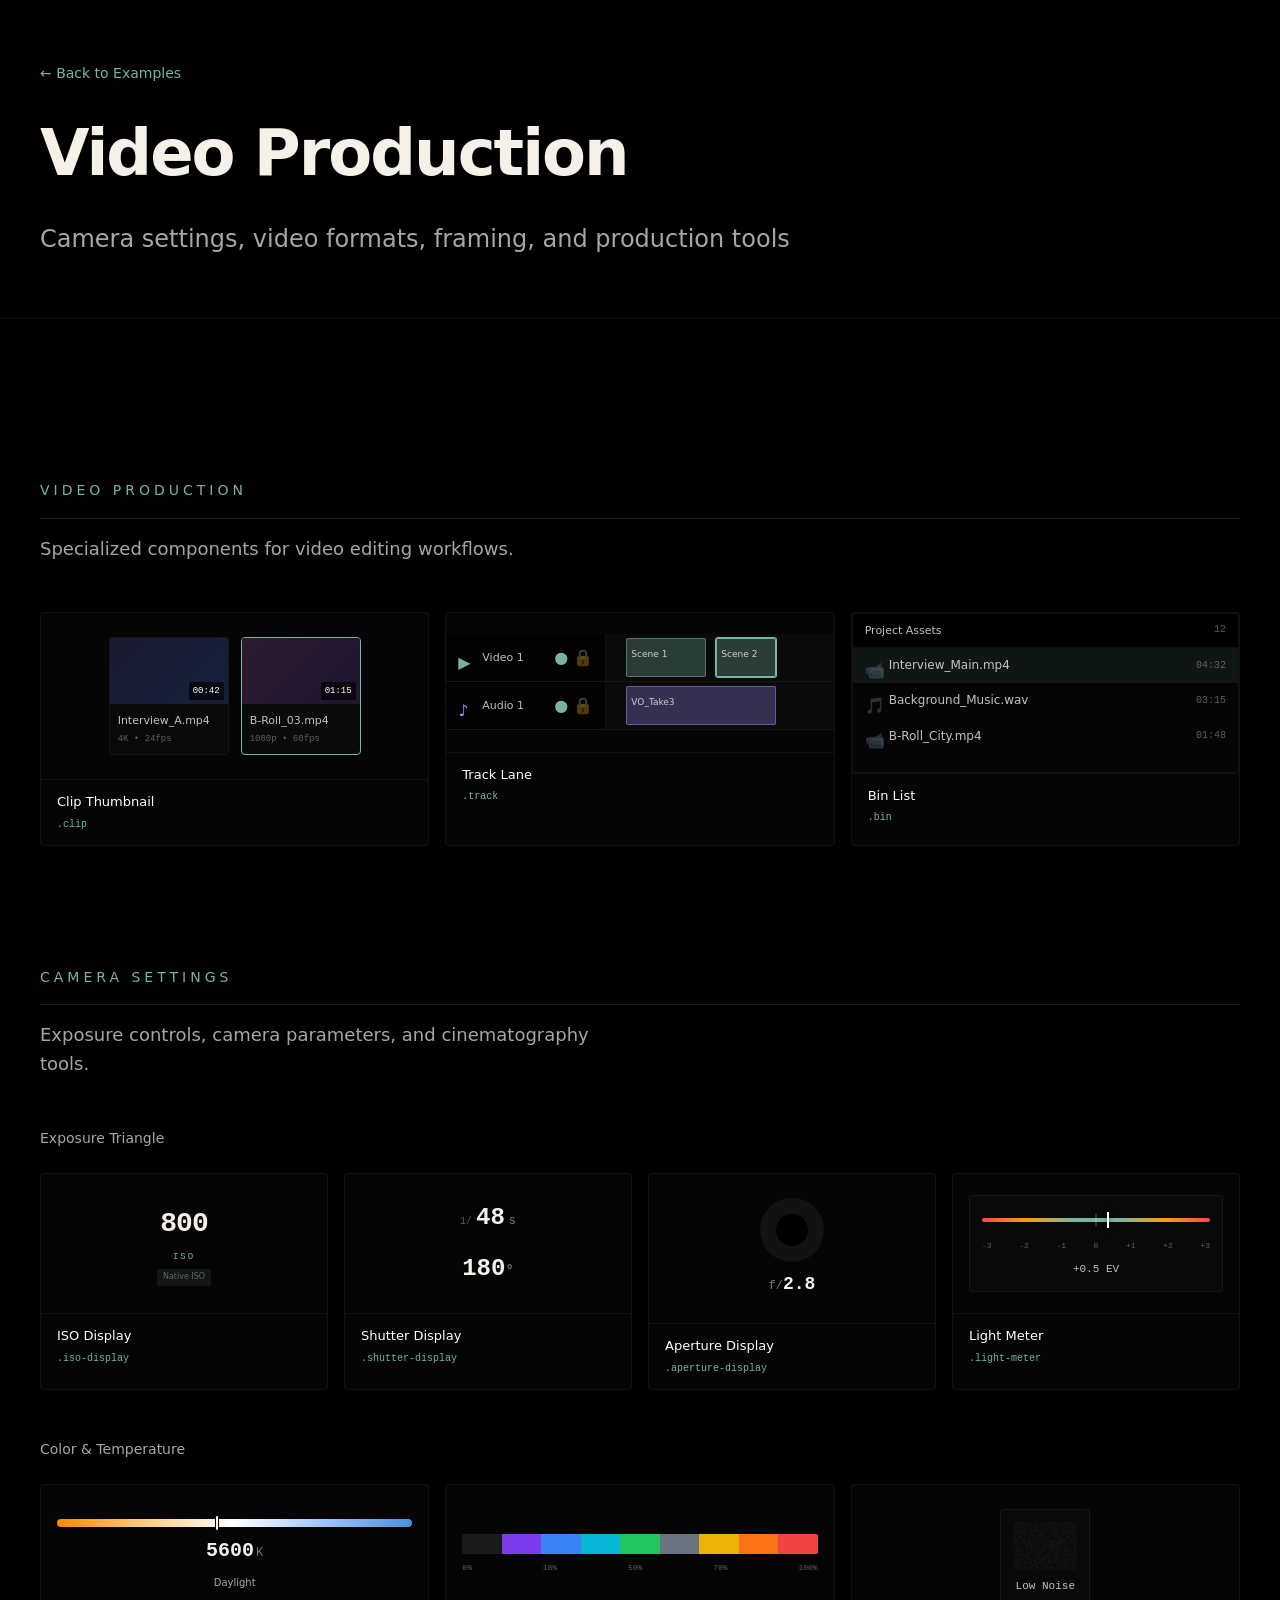
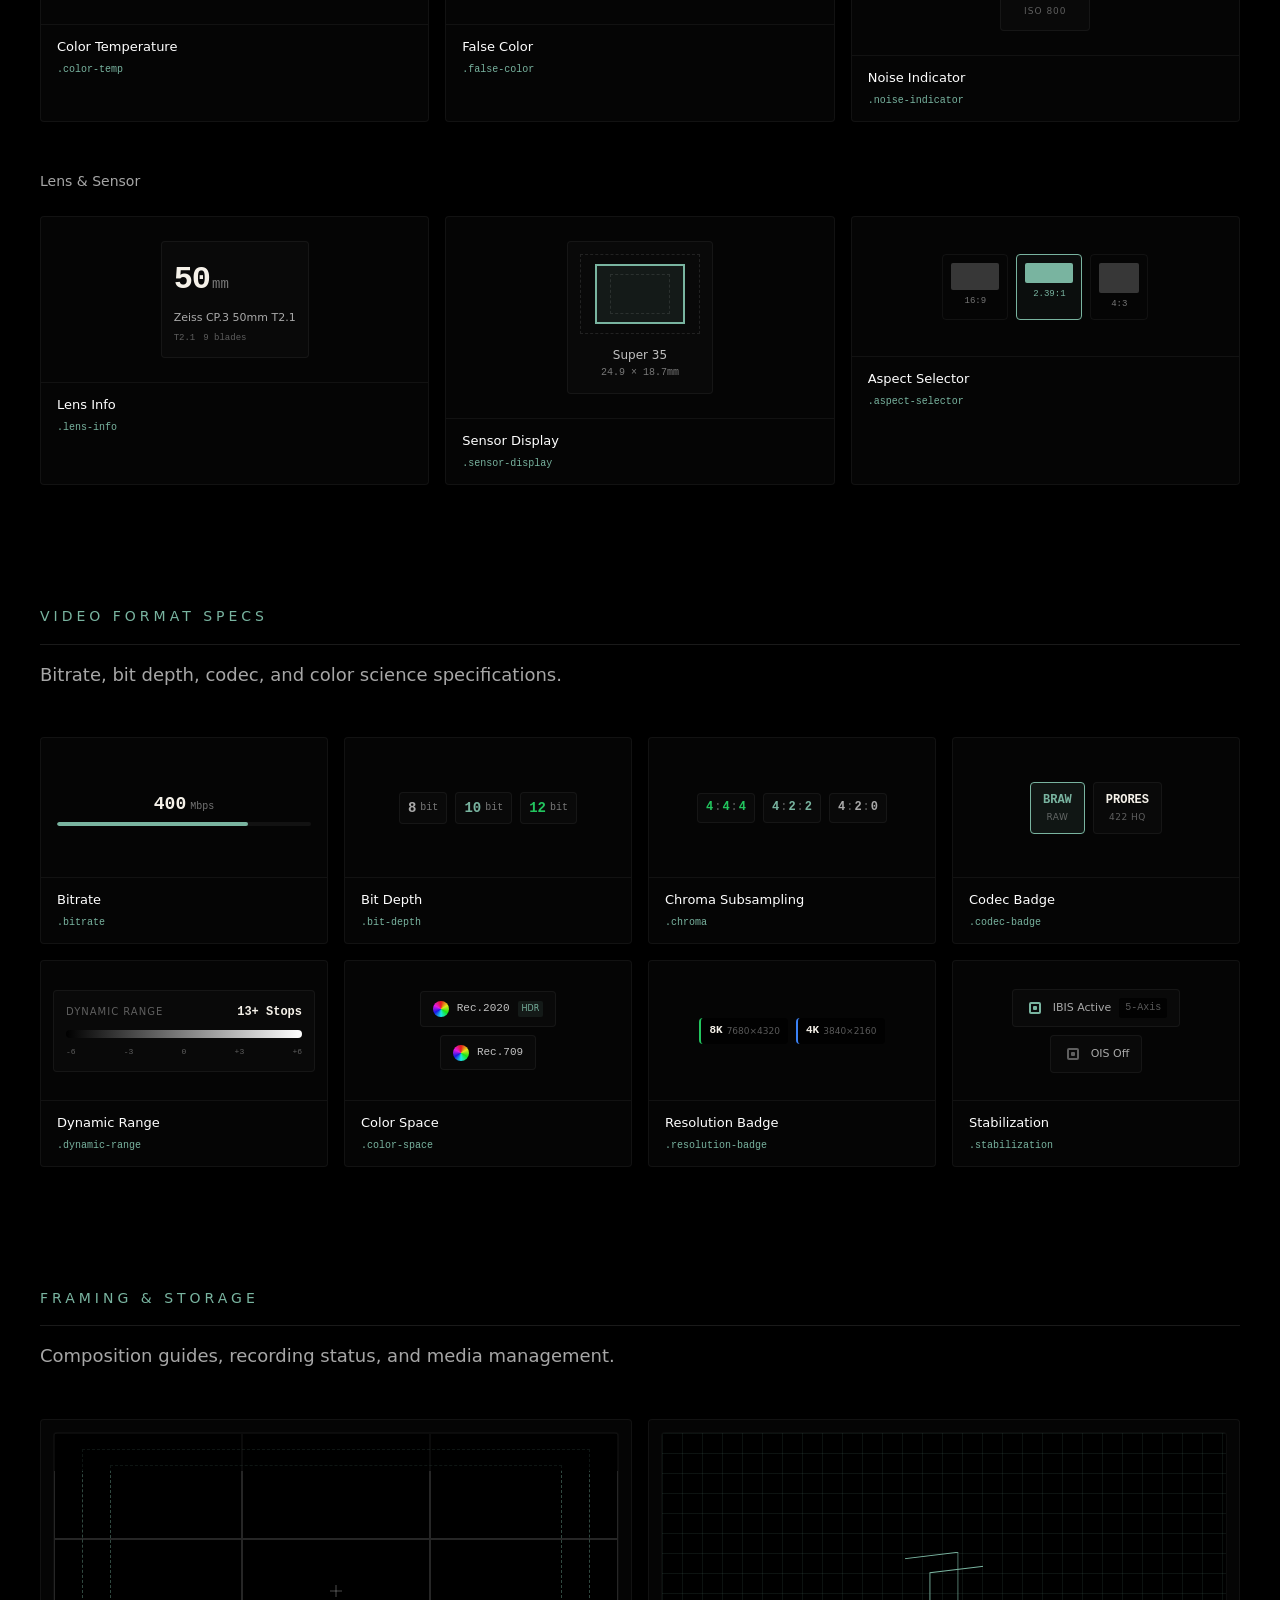
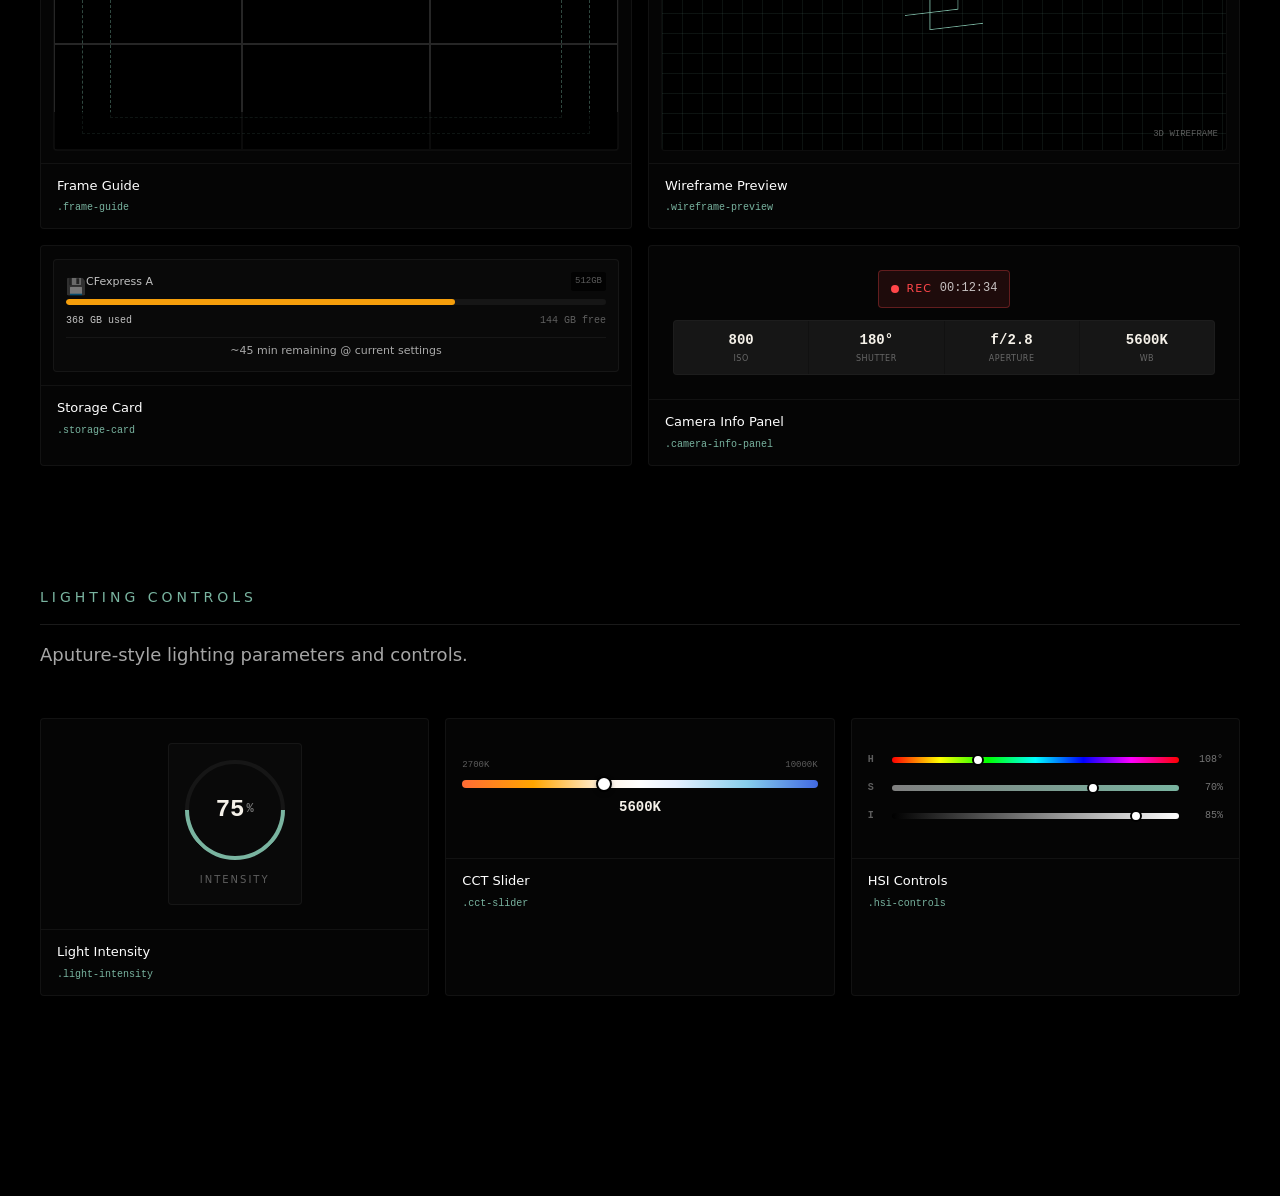
<file: examples/video-production.html>
<!DOCTYPE html>
<html lang="en">
<head>
  <meta charset="UTF-8">
  <meta name="viewport" content="width=device-width, initial-scale=1.0">
  <title>Video Production - Push Record Design System</title>
  <link rel="stylesheet" href="../css/main.css">
  <style>
    /* Design System Page Styles */
    *, *::before, *::after {
      box-sizing: border-box;
      margin: 0;
      padding: 0;
    }

    html {
      scroll-behavior: smooth;
      -webkit-font-smoothing: antialiased;
    }

    body {
      background-color: var(--color-2);
      color: var(--color-8);
      font-family: var(--font-sf-pro-text);
      line-height: 1.6;
    }

    /* Layout */
    .ds-container {
      max-width: 1400px;
      margin: 0 auto;
      padding: 80px 40px;
    }

    .ds-section {
      margin-bottom: 120px;
    }

    .ds-section-title {
      font-family: var(--font-sf-pro);
      font-size: 14px;
      font-weight: var(--weight-medium);
      letter-spacing: 4px;
      text-transform: uppercase;
      color: var(--color-7);
      margin-bottom: 16px;
      padding-bottom: 16px;
      border-bottom: 1px solid var(--border-light);
    }

    .ds-section-description {
      font-size: 18px;
      color: var(--color-6);
      margin-bottom: 48px;
      max-width: 600px;
    }

    /* Grid */
    .ds-grid {
      display: grid;
      gap: 16px;
    }

    .ds-grid--2 { grid-template-columns: repeat(2, 1fr); }
    .ds-grid--3 { grid-template-columns: repeat(3, 1fr); }
    .ds-grid--4 { grid-template-columns: repeat(4, 1fr); }
    .ds-grid--5 { grid-template-columns: repeat(5, 1fr); }

    @media (max-width: 1024px) {
      .ds-grid--4, .ds-grid--5 { grid-template-columns: repeat(3, 1fr); }
    }

    @media (max-width: 768px) {
      .ds-grid--2, .ds-grid--3, .ds-grid--4, .ds-grid--5 {
        grid-template-columns: repeat(2, 1fr);
      }
    }

    /* Header */
    .ds-header {
      padding: 60px 40px;
      border-bottom: 1px solid var(--border-subtle);
      margin-bottom: 80px;
    }

    .ds-header__title {
      font-family: var(--font-sf-pro);
      font-size: 64px;
      font-weight: var(--weight-bold);
      color: var(--color-5);
      letter-spacing: -2px;
      margin-bottom: 16px;
    }

    .ds-header__subtitle {
      font-size: 24px;
      font-weight: var(--weight-light);
      color: var(--color-6);
    }

    /* Navigation */
    .ds-nav {
      position: fixed;
      left: 0;
      top: 0;
      width: 240px;
      height: 100vh;
      background: var(--bg-elevated);
      border-right: 1px solid var(--border-subtle);
      padding: 32px 24px;
      overflow-y: auto;
      z-index: 100;
    }

    .ds-nav__title {
      font-size: 14px;
      font-weight: var(--weight-medium);
      letter-spacing: 2px;
      text-transform: uppercase;
      color: var(--color-1);
      margin-bottom: 32px;
    }

    .ds-nav__link {
      display: block;
      font-size: 14px;
      color: var(--color-6);
      text-decoration: none;
      padding: 10px 0;
      border-bottom: 1px solid var(--border-subtle);
      transition: color 0.2s;
    }

    .ds-nav__link:hover {
      color: var(--color-7);
    }

    .ds-main {
      margin-left: 240px;
    }

    @media (max-width: 1024px) {
      .ds-nav { display: none; }
      .ds-main { margin-left: 0; }
    }

    /* Color Swatch */
    .ds-swatch {
      background: var(--bg-surface);
      border: 1px solid var(--border-subtle);
      border-radius: 4px;
      overflow: hidden;
    }

    .ds-swatch__color {
      height: 64px;
      display: flex;
      align-items: center;
      justify-content: center;
    }

    .ds-swatch__info {
      padding: 10px 12px;
      border-top: 1px solid var(--border-subtle);
    }

    .ds-swatch__name {
      font-size: 11px;
      font-weight: var(--weight-medium);
      color: var(--color-1);
      margin-bottom: 2px;
    }

    .ds-swatch__value {
      font-family: var(--font-sf-mono);
      font-size: 9px;
      color: var(--color-9);
    }

    .ds-swatch__token {
      font-family: var(--font-sf-mono);
      font-size: 9px;
      color: var(--color-7);
      margin-top: 4px;
    }

    /* Typography Specimen */
    .ds-type-specimen {
      padding: 20px 24px;
      background: var(--bg-surface);
      border: 1px solid var(--border-subtle);
      border-radius: 4px;
      margin-bottom: 16px;
    }

    .ds-type-specimen__sample {
      margin-bottom: 16px;
      padding-bottom: 16px;
      border-bottom: 1px solid var(--border-subtle);
    }

    .ds-type-specimen__meta {
      display: grid;
      grid-template-columns: repeat(4, 1fr);
      gap: 12px;
    }

    .ds-type-specimen__label {
      font-size: 9px;
      font-weight: var(--weight-medium);
      letter-spacing: 1px;
      text-transform: uppercase;
      color: var(--color-9);
      margin-bottom: 2px;
    }

    .ds-type-specimen__value {
      font-family: var(--font-sf-mono);
      font-size: 11px;
      color: var(--color-6);
    }

    /* Spacing */
    .ds-spacing-item {
      display: flex;
      align-items: center;
      gap: 16px;
      padding: 10px 0;
      border-bottom: 1px solid var(--border-subtle);
    }

    .ds-spacing-bar {
      height: 16px;
      background: var(--color-7);
      border-radius: 2px;
      opacity: 0.6;
    }

    .ds-spacing-label {
      font-family: var(--font-sf-mono);
      font-size: 11px;
      color: var(--color-6);
      min-width: 80px;
    }

    .ds-spacing-value {
      font-family: var(--font-sf-mono);
      font-size: 11px;
      color: var(--color-9);
      min-width: 48px;
    }

    /* Border Demo */
    .ds-border-demo {
      display: flex;
      align-items: center;
      gap: 16px;
      padding: 16px;
      background: var(--bg-surface);
      border-radius: 4px;
      margin-bottom: 12px;
    }

    .ds-border-sample {
      width: 80px;
      height: 56px;
      background: var(--bg-overlay);
      display: flex;
      align-items: center;
      justify-content: center;
      font-size: 10px;
      color: var(--color-9);
    }

    .ds-border-info {
      flex: 1;
    }

    .ds-border-name {
      font-size: 12px;
      font-weight: var(--weight-medium);
      color: var(--color-1);
      margin-bottom: 4px;
    }

    .ds-border-spec {
      font-family: var(--font-sf-mono);
      font-size: 10px;
      color: var(--color-9);
    }

    /* Effect Demo */
    .ds-effect-demo {
      padding: 24px;
      background: var(--bg-surface);
      border: 1px solid var(--border-subtle);
      border-radius: 4px;
      margin-bottom: 12px;
    }

    /* Component Card */
    .ds-component-card {
      background: var(--bg-surface);
      border: 1px solid var(--border-subtle);
      border-radius: 4px;
      overflow: hidden;
    }

    .ds-component-preview {
      padding: 24px;
      min-height: 140px;
      display: flex;
      align-items: center;
      justify-content: center;
      border-bottom: 1px solid var(--border-subtle);
    }

    .ds-component-info {
      padding: 12px 16px;
    }

    .ds-component-name {
      font-size: 13px;
      font-weight: var(--weight-medium);
      color: var(--color-1);
      margin-bottom: 4px;
    }

    .ds-component-class {
      font-family: var(--font-sf-mono);
      font-size: 10px;
      color: var(--color-7);
    }

    /* Code Block */
    .ds-code {
      background: rgba(0, 0, 0, 0.4);
      border: 1px solid var(--border-subtle);
      border-radius: 8px;
      padding: 24px;
      font-family: var(--font-sf-mono);
      font-size: 13px;
      color: var(--color-6);
      overflow-x: auto;
      white-space: pre;
      margin-top: 24px;
    }

    /* Divider */
    .ds-divider {
      height: 1px;
      background: var(--border-subtle);
      margin: 80px 0;
    }
  </style>
</head>
<body>
  <main class="ds-main" style="margin-left: 0;">
    <header class="ds-header">
      <a href="index.html" style="color: var(--color-7); font-size: 14px; text-decoration: none;">&larr; Back to Examples</a>
      <h1 class="ds-header__title" style="margin-top: 16px;">Video Production</h1>
      <p class="ds-header__subtitle">Camera settings, video formats, framing, and production tools</p>
    </header>
    <div class="ds-container">
      <section class="ds-section" id="video-production">
        <div class="ds-section-title">Video Production</div>
        <p class="ds-section-description">Specialized components for video editing workflows.</p>

        <div class="ds-grid ds-grid--3">

          <!-- Clip Thumbnail -->
          <div class="ds-component-card">
            <div class="ds-component-preview" style="gap: 12px;">
              <div class="clip" style="width: 120px;">
                <div class="clip__thumbnail" style="background: linear-gradient(135deg, #1a1a2e 0%, #16213e 100%);">
                  <div class="clip__duration">00:42</div>
                </div>
                <div class="clip__info">
                  <div class="clip__name">Interview_A.mp4</div>
                  <div class="clip__meta">4K • 24fps</div>
                </div>
              </div>
              <div class="clip clip--selected" style="width: 120px;">
                <div class="clip__thumbnail" style="background: linear-gradient(135deg, #2d1b2e 0%, #1e1630 100%);">
                  <div class="clip__duration">01:15</div>
                </div>
                <div class="clip__info">
                  <div class="clip__name">B-Roll_03.mp4</div>
                  <div class="clip__meta">1080p • 60fps</div>
                </div>
              </div>
            </div>
            <div class="ds-component-info">
              <div class="ds-component-name">Clip Thumbnail</div>
              <div class="ds-component-class">.clip</div>
            </div>
          </div>

          <!-- Track Lane -->
          <div class="ds-component-card">
            <div class="ds-component-preview" style="width: 100%; padding: 0; flex-direction: column; align-items: stretch;">
              <div class="track track--video">
                <div class="track__header">
                  <span class="track__icon">▶</span>
                  <span class="track__name">Video 1</span>
                  <div class="track__controls">
                    <button class="track__btn track__btn--active">●</button>
                    <button class="track__btn">🔒</button>
                  </div>
                </div>
                <div class="track__content">
                  <div class="segment" style="left: 20px; width: 80px;">
                    <span class="segment__label">Scene 1</span>
                  </div>
                  <div class="segment segment--selected" style="left: 110px; width: 60px;">
                    <span class="segment__label">Scene 2</span>
                  </div>
                </div>
              </div>
              <div class="track track--audio">
                <div class="track__header">
                  <span class="track__icon">♪</span>
                  <span class="track__name">Audio 1</span>
                  <div class="track__controls">
                    <button class="track__btn track__btn--active">●</button>
                    <button class="track__btn">🔒</button>
                  </div>
                </div>
                <div class="track__content">
                  <div class="segment segment--audio" style="left: 20px; width: 150px;">
                    <span class="segment__label">VO_Take3</span>
                  </div>
                </div>
              </div>
            </div>
            <div class="ds-component-info">
              <div class="ds-component-name">Track Lane</div>
              <div class="ds-component-class">.track</div>
            </div>
          </div>

          <!-- Bin List -->
          <div class="ds-component-card">
            <div class="ds-component-preview" style="width: 100%; padding: 0;">
              <div class="bin" style="width: 100%; height: 160px;">
                <div class="bin__header">
                  <span class="bin__title">Project Assets</span>
                  <span class="bin__count">12</span>
                </div>
                <div class="bin__list scroll-area">
                  <div class="bin__item bin__item--selected">
                    <span class="bin__item-icon">📹</span>
                    <span class="bin__item-name">Interview_Main.mp4</span>
                    <span class="bin__item-duration">04:32</span>
                  </div>
                  <div class="bin__item">
                    <span class="bin__item-icon">🎵</span>
                    <span class="bin__item-name">Background_Music.wav</span>
                    <span class="bin__item-duration">03:15</span>
                  </div>
                  <div class="bin__item">
                    <span class="bin__item-icon">📹</span>
                    <span class="bin__item-name">B-Roll_City.mp4</span>
                    <span class="bin__item-duration">01:48</span>
                  </div>
                </div>
              </div>
            </div>
            <div class="ds-component-info">
              <div class="ds-component-name">Bin List</div>
              <div class="ds-component-class">.bin</div>
            </div>
          </div>

        </div>
      </section>

      <!-- V06: ALERTS & NOTIFICATIONS -->
      <section class="ds-section" id="camera-settings">
        <div class="ds-section-title">Camera Settings</div>
        <p class="ds-section-description">Exposure controls, camera parameters, and cinematography tools.</p>

        <h3 style="color: var(--color-6); font-size: 14px; margin-bottom: 24px; font-weight: 500;">Exposure Triangle</h3>
        <div class="ds-grid ds-grid--4" style="margin-bottom: 48px;">

          <!-- ISO Display -->
          <div class="ds-component-card">
            <div class="ds-component-preview">
              <div class="iso-display">
                <div class="iso-display__value">800</div>
                <div class="iso-display__label">ISO</div>
                <div class="iso-display__native">Native ISO</div>
              </div>
            </div>
            <div class="ds-component-info">
              <div class="ds-component-name">ISO Display</div>
              <div class="ds-component-class">.iso-display</div>
            </div>
          </div>

          <!-- Shutter Display -->
          <div class="ds-component-card">
            <div class="ds-component-preview" style="flex-direction: column; gap: 12px;">
              <div class="shutter-display">
                <span class="shutter-display__fraction">1/</span>
                <span class="shutter-display__value">48</span>
                <span class="shutter-display__unit">s</span>
              </div>
              <div class="shutter-display shutter-display--angle">
                <span class="shutter-display__value">180</span>
              </div>
            </div>
            <div class="ds-component-info">
              <div class="ds-component-name">Shutter Display</div>
              <div class="ds-component-class">.shutter-display</div>
            </div>
          </div>

          <!-- Aperture Display -->
          <div class="ds-component-card">
            <div class="ds-component-preview">
              <div class="aperture-display">
                <div class="aperture-display__iris">
                  <div style="position: absolute; inset: 0; background: var(--border-subtle); border-radius: 50%;"></div>
                  <div class="aperture-display__opening" style="width: 32px; height: 32px;"></div>
                </div>
                <div class="aperture-display__value">2.8</div>
              </div>
            </div>
            <div class="ds-component-info">
              <div class="ds-component-name">Aperture Display</div>
              <div class="ds-component-class">.aperture-display</div>
            </div>
          </div>

          <!-- Light Meter -->
          <div class="ds-component-card">
            <div class="ds-component-preview" style="width: 100%; padding: 16px;">
              <div class="light-meter" style="width: 100%;">
                <div class="light-meter__scale">
                  <div class="light-meter__track"></div>
                  <div class="light-meter__center"></div>
                  <div class="light-meter__marker" style="left: 55%;"></div>
                </div>
                <div class="light-meter__labels">
                  <span>-3</span>
                  <span>-2</span>
                  <span>-1</span>
                  <span>0</span>
                  <span>+1</span>
                  <span>+2</span>
                  <span>+3</span>
                </div>
                <div class="light-meter__value">+0.5 EV</div>
              </div>
            </div>
            <div class="ds-component-info">
              <div class="ds-component-name">Light Meter</div>
              <div class="ds-component-class">.light-meter</div>
            </div>
          </div>

        </div>

        <h3 style="color: var(--color-6); font-size: 14px; margin-bottom: 24px; font-weight: 500;">Color & Temperature</h3>
        <div class="ds-grid ds-grid--3" style="margin-bottom: 48px;">

          <!-- Color Temperature -->
          <div class="ds-component-card">
            <div class="ds-component-preview" style="width: 100%; padding: 16px;">
              <div class="color-temp" style="width: 100%;">
                <div class="color-temp__gradient">
                  <div class="color-temp__marker" style="left: 45%;"></div>
                </div>
                <div class="color-temp__value">
                  <span class="color-temp__number">5600</span>
                  <span class="color-temp__unit">K</span>
                </div>
                <div class="color-temp__preset">Daylight</div>
              </div>
            </div>
            <div class="ds-component-info">
              <div class="ds-component-name">Color Temperature</div>
              <div class="ds-component-class">.color-temp</div>
            </div>
          </div>

          <!-- False Color -->
          <div class="ds-component-card">
            <div class="ds-component-preview" style="width: 100%; padding: 16px;">
              <div class="false-color" style="width: 100%;">
                <div class="false-color__bar">
                  <div class="false-color__segment false-color__segment--black"></div>
                  <div class="false-color__segment false-color__segment--purple"></div>
                  <div class="false-color__segment false-color__segment--blue"></div>
                  <div class="false-color__segment false-color__segment--cyan"></div>
                  <div class="false-color__segment false-color__segment--green"></div>
                  <div class="false-color__segment false-color__segment--gray"></div>
                  <div class="false-color__segment false-color__segment--yellow"></div>
                  <div class="false-color__segment false-color__segment--orange"></div>
                  <div class="false-color__segment false-color__segment--red"></div>
                </div>
                <div class="false-color__labels">
                  <span>0%</span>
                  <span>18%</span>
                  <span>50%</span>
                  <span>70%</span>
                  <span>100%</span>
                </div>
              </div>
            </div>
            <div class="ds-component-info">
              <div class="ds-component-name">False Color</div>
              <div class="ds-component-class">.false-color</div>
            </div>
          </div>

          <!-- Noise Indicator -->
          <div class="ds-component-card">
            <div class="ds-component-preview">
              <div class="noise-indicator">
                <div class="noise-indicator__preview">
                  <div class="noise-indicator__grain"></div>
                </div>
                <div class="noise-indicator__level">Low Noise</div>
                <div class="noise-indicator__label">ISO 800</div>
              </div>
            </div>
            <div class="ds-component-info">
              <div class="ds-component-name">Noise Indicator</div>
              <div class="ds-component-class">.noise-indicator</div>
            </div>
          </div>

        </div>

        <h3 style="color: var(--color-6); font-size: 14px; margin-bottom: 24px; font-weight: 500;">Lens & Sensor</h3>
        <div class="ds-grid ds-grid--3" style="margin-bottom: 48px;">

          <!-- Lens Info -->
          <div class="ds-component-card">
            <div class="ds-component-preview">
              <div class="lens-info">
                <div class="lens-info__focal">
                  <span class="lens-info__focal-value">50</span>
                  <span class="lens-info__focal-unit">mm</span>
                </div>
                <div class="lens-info__name">Zeiss CP.3 50mm T2.1</div>
                <div class="lens-info__meta">
                  <span>T2.1</span>
                  <span>9 blades</span>
                </div>
              </div>
            </div>
            <div class="ds-component-info">
              <div class="ds-component-name">Lens Info</div>
              <div class="ds-component-class">.lens-info</div>
            </div>
          </div>

          <!-- Sensor Display -->
          <div class="ds-component-card">
            <div class="ds-component-preview">
              <div class="sensor-display" style="padding: 12px;">
                <div class="sensor-display__visual">
                  <div class="sensor-display__outline sensor-display__outline--ff"></div>
                  <div class="sensor-display__outline sensor-display__outline--s35 sensor-display__active"></div>
                  <div class="sensor-display__outline sensor-display__outline--mft"></div>
                </div>
                <div class="sensor-display__info">
                  <div class="sensor-display__name">Super 35</div>
                  <div class="sensor-display__size">24.9 × 18.7mm</div>
                </div>
              </div>
            </div>
            <div class="ds-component-info">
              <div class="ds-component-name">Sensor Display</div>
              <div class="ds-component-class">.sensor-display</div>
            </div>
          </div>

          <!-- Aspect Selector -->
          <div class="ds-component-card">
            <div class="ds-component-preview">
              <div class="aspect-selector">
                <div class="aspect-selector__option">
                  <div class="aspect-selector__preview aspect-selector__preview--16-9"></div>
                  <span class="aspect-selector__label">16:9</span>
                </div>
                <div class="aspect-selector__option aspect-selector__option--active">
                  <div class="aspect-selector__preview aspect-selector__preview--239"></div>
                  <span class="aspect-selector__label">2.39:1</span>
                </div>
                <div class="aspect-selector__option">
                  <div class="aspect-selector__preview aspect-selector__preview--4-3"></div>
                  <span class="aspect-selector__label">4:3</span>
                </div>
              </div>
            </div>
            <div class="ds-component-info">
              <div class="ds-component-name">Aspect Selector</div>
              <div class="ds-component-class">.aspect-selector</div>
            </div>
          </div>

        </div>
      </section>

      <!-- V08: VIDEO FORMAT -->
      <section class="ds-section" id="video-format">
        <div class="ds-section-title">Video Format Specs</div>
        <p class="ds-section-description">Bitrate, bit depth, codec, and color science specifications.</p>

        <div class="ds-grid ds-grid--4" style="margin-bottom: 48px;">

          <!-- Bitrate -->
          <div class="ds-component-card">
            <div class="ds-component-preview" style="flex-direction: column; width: 100%; padding: 16px;">
              <div style="display: flex; align-items: baseline; gap: 4px;">
                <span class="bitrate__value">400</span>
                <span class="bitrate__unit">Mbps</span>
              </div>
              <div class="bitrate__bar" style="width: 100%;">
                <div class="bitrate__bar-fill" style="width: 75%;"></div>
              </div>
            </div>
            <div class="ds-component-info">
              <div class="ds-component-name">Bitrate</div>
              <div class="ds-component-class">.bitrate</div>
            </div>
          </div>

          <!-- Bit Depth -->
          <div class="ds-component-card">
            <div class="ds-component-preview" style="gap: 8px;">
              <div class="bit-depth bit-depth--8">
                <span class="bit-depth__value">8</span>
                <span class="bit-depth__label">bit</span>
              </div>
              <div class="bit-depth bit-depth--10">
                <span class="bit-depth__value">10</span>
                <span class="bit-depth__label">bit</span>
              </div>
              <div class="bit-depth bit-depth--12">
                <span class="bit-depth__value">12</span>
                <span class="bit-depth__label">bit</span>
              </div>
            </div>
            <div class="ds-component-info">
              <div class="ds-component-name">Bit Depth</div>
              <div class="ds-component-class">.bit-depth</div>
            </div>
          </div>

          <!-- Chroma Subsampling -->
          <div class="ds-component-card">
            <div class="ds-component-preview" style="gap: 8px;">
              <div class="chroma chroma--444">
                <span class="chroma__ratio">4</span>
                <span class="chroma__separator">:</span>
                <span class="chroma__ratio">4</span>
                <span class="chroma__separator">:</span>
                <span class="chroma__ratio">4</span>
              </div>
              <div class="chroma chroma--422">
                <span class="chroma__ratio">4</span>
                <span class="chroma__separator">:</span>
                <span class="chroma__ratio">2</span>
                <span class="chroma__separator">:</span>
                <span class="chroma__ratio">2</span>
              </div>
              <div class="chroma chroma--420">
                <span class="chroma__ratio">4</span>
                <span class="chroma__separator">:</span>
                <span class="chroma__ratio">2</span>
                <span class="chroma__separator">:</span>
                <span class="chroma__ratio">0</span>
              </div>
            </div>
            <div class="ds-component-info">
              <div class="ds-component-name">Chroma Subsampling</div>
              <div class="ds-component-class">.chroma</div>
            </div>
          </div>

          <!-- Codec Badge -->
          <div class="ds-component-card">
            <div class="ds-component-preview" style="gap: 8px;">
              <div class="codec-badge codec-badge--raw">
                <span class="codec-badge__name">BRAW</span>
                <span class="codec-badge__type">RAW</span>
              </div>
              <div class="codec-badge">
                <span class="codec-badge__name">ProRes</span>
                <span class="codec-badge__type">422 HQ</span>
              </div>
            </div>
            <div class="ds-component-info">
              <div class="ds-component-name">Codec Badge</div>
              <div class="ds-component-class">.codec-badge</div>
            </div>
          </div>

          <!-- Dynamic Range -->
          <div class="ds-component-card">
            <div class="ds-component-preview" style="width: 100%; padding: 12px;">
              <div class="dynamic-range" style="width: 100%;">
                <div class="dynamic-range__header">
                  <span class="dynamic-range__label">Dynamic Range</span>
                  <span class="dynamic-range__value">13+ Stops</span>
                </div>
                <div class="dynamic-range__bar"></div>
                <div class="dynamic-range__stops">
                  <span>-6</span>
                  <span>-3</span>
                  <span>0</span>
                  <span>+3</span>
                  <span>+6</span>
                </div>
              </div>
            </div>
            <div class="ds-component-info">
              <div class="ds-component-name">Dynamic Range</div>
              <div class="ds-component-class">.dynamic-range</div>
            </div>
          </div>

          <!-- Color Space -->
          <div class="ds-component-card">
            <div class="ds-component-preview" style="flex-direction: column; gap: 8px;">
              <div class="color-space">
                <div class="color-space__icon"></div>
                <span class="color-space__name">Rec.2020</span>
                <span class="color-space__tag">HDR</span>
              </div>
              <div class="color-space">
                <div class="color-space__icon"></div>
                <span class="color-space__name">Rec.709</span>
              </div>
            </div>
            <div class="ds-component-info">
              <div class="ds-component-name">Color Space</div>
              <div class="ds-component-class">.color-space</div>
            </div>
          </div>

          <!-- Resolution Badge -->
          <div class="ds-component-card">
            <div class="ds-component-preview" style="gap: 8px;">
              <div class="resolution-badge resolution-badge--8k">
                <span class="resolution-badge__value">8K</span>
                <span class="resolution-badge__label">7680×4320</span>
              </div>
              <div class="resolution-badge resolution-badge--4k">
                <span class="resolution-badge__value">4K</span>
                <span class="resolution-badge__label">3840×2160</span>
              </div>
            </div>
            <div class="ds-component-info">
              <div class="ds-component-name">Resolution Badge</div>
              <div class="ds-component-class">.resolution-badge</div>
            </div>
          </div>

          <!-- Stabilization -->
          <div class="ds-component-card">
            <div class="ds-component-preview" style="flex-direction: column; gap: 8px;">
              <div class="stabilization stabilization--active">
                <div class="stabilization__icon">
                  <div class="stabilization__icon-inner"></div>
                </div>
                <span class="stabilization__label">IBIS Active</span>
                <span class="stabilization__mode">5-Axis</span>
              </div>
              <div class="stabilization">
                <div class="stabilization__icon">
                  <div class="stabilization__icon-inner"></div>
                </div>
                <span class="stabilization__label">OIS Off</span>
              </div>
            </div>
            <div class="ds-component-info">
              <div class="ds-component-name">Stabilization</div>
              <div class="ds-component-class">.stabilization</div>
            </div>
          </div>

        </div>
      </section>

      <!-- V08: FRAME GUIDES & STORAGE -->
      <section class="ds-section" id="framing-storage">
        <div class="ds-section-title">Framing & Storage</div>
        <p class="ds-section-description">Composition guides, recording status, and media management.</p>

        <div class="ds-grid ds-grid--2" style="margin-bottom: 48px;">

          <!-- Frame Guide -->
          <div class="ds-component-card">
            <div class="ds-component-preview" style="width: 100%; padding: 12px;">
              <div class="frame-guide" style="width: 100%;">
                <div class="frame-guide__grid">
                  <div class="frame-guide__cell"></div>
                  <div class="frame-guide__cell"></div>
                  <div class="frame-guide__cell"></div>
                  <div class="frame-guide__cell"></div>
                  <div class="frame-guide__cell"></div>
                  <div class="frame-guide__cell"></div>
                  <div class="frame-guide__cell"></div>
                  <div class="frame-guide__cell"></div>
                  <div class="frame-guide__cell"></div>
                </div>
                <div class="frame-guide__center"></div>
                <div class="frame-guide__safe-area frame-guide__safe-area--action"></div>
                <div class="frame-guide__safe-area frame-guide__safe-area--title"></div>
                <div class="frame-guide__letterbox frame-guide__letterbox--top" style="height: 12%;"></div>
                <div class="frame-guide__letterbox frame-guide__letterbox--bottom" style="height: 12%;"></div>
              </div>
            </div>
            <div class="ds-component-info">
              <div class="ds-component-name">Frame Guide</div>
              <div class="ds-component-class">.frame-guide</div>
            </div>
          </div>

          <!-- Wireframe Preview -->
          <div class="ds-component-card">
            <div class="ds-component-preview" style="width: 100%; padding: 12px;">
              <div class="wireframe-preview" style="width: 100%;">
                <div class="wireframe-preview__grid"></div>
                <div class="wireframe-preview__object">
                  <div class="wireframe-preview__face" style="transform: translateZ(30px);"></div>
                  <div class="wireframe-preview__face" style="transform: translateZ(-30px);"></div>
                </div>
                <span class="wireframe-preview__label">3D Wireframe</span>
              </div>
            </div>
            <div class="ds-component-info">
              <div class="ds-component-name">Wireframe Preview</div>
              <div class="ds-component-class">.wireframe-preview</div>
            </div>
          </div>

          <!-- Storage Card -->
          <div class="ds-component-card">
            <div class="ds-component-preview" style="width: 100%; padding: 12px;">
              <div class="storage-card" style="width: 100%;">
                <div class="storage-card__header">
                  <div class="storage-card__slot">
                    <span class="storage-card__icon">💾</span>
                    <span class="storage-card__name">CFexpress A</span>
                  </div>
                  <span class="storage-card__type">512GB</span>
                </div>
                <div class="storage-card__bar">
                  <div class="storage-card__bar-fill storage-card__bar-fill--warning" style="width: 72%;"></div>
                </div>
                <div class="storage-card__info">
                  <span class="storage-card__used">368 GB used</span>
                  <span class="storage-card__remaining">144 GB free</span>
                </div>
                <div class="storage-card__time">~45 min remaining @ current settings</div>
              </div>
            </div>
            <div class="ds-component-info">
              <div class="ds-component-name">Storage Card</div>
              <div class="ds-component-class">.storage-card</div>
            </div>
          </div>

          <!-- Recording Indicator -->
          <div class="ds-component-card">
            <div class="ds-component-preview" style="flex-direction: column; gap: 12px;">
              <div class="recording-indicator">
                <div class="recording-indicator__dot"></div>
                <span class="recording-indicator__label">REC</span>
                <span class="recording-indicator__time">00:12:34</span>
              </div>
              <div class="camera-info-panel" style="width: 100%;">
                <div class="camera-info-panel__item">
                  <span class="camera-info-panel__value">800</span>
                  <span class="camera-info-panel__label">ISO</span>
                </div>
                <div class="camera-info-panel__item">
                  <span class="camera-info-panel__value">180°</span>
                  <span class="camera-info-panel__label">Shutter</span>
                </div>
                <div class="camera-info-panel__item">
                  <span class="camera-info-panel__value">f/2.8</span>
                  <span class="camera-info-panel__label">Aperture</span>
                </div>
                <div class="camera-info-panel__item">
                  <span class="camera-info-panel__value">5600K</span>
                  <span class="camera-info-panel__label">WB</span>
                </div>
              </div>
            </div>
            <div class="ds-component-info">
              <div class="ds-component-name">Camera Info Panel</div>
              <div class="ds-component-class">.camera-info-panel</div>
            </div>
          </div>

        </div>
      </section>

      <!-- V08: LIGHTING CONTROLS -->
      <section class="ds-section" id="lighting">
        <div class="ds-section-title">Lighting Controls</div>
        <p class="ds-section-description">Aputure-style lighting parameters and controls.</p>

        <div class="ds-grid ds-grid--3">

          <!-- Light Intensity -->
          <div class="ds-component-card">
            <div class="ds-component-preview">
              <div class="light-intensity">
                <div class="light-intensity__dial">
                  <div class="light-intensity__track">
                    <div class="light-intensity__fill" style="transform: rotate(135deg);"></div>
                  </div>
                  <div class="light-intensity__value">75</div>
                </div>
                <div class="light-intensity__label">Intensity</div>
              </div>
            </div>
            <div class="ds-component-info">
              <div class="ds-component-name">Light Intensity</div>
              <div class="ds-component-class">.light-intensity</div>
            </div>
          </div>

          <!-- CCT Slider -->
          <div class="ds-component-card">
            <div class="ds-component-preview" style="width: 100%; padding: 16px;">
              <div class="cct-slider" style="width: 100%;">
                <div class="cct-slider__label">
                  <span>2700K</span>
                  <span>10000K</span>
                </div>
                <div class="cct-slider__track">
                  <div class="cct-slider__thumb" style="left: 40%;"></div>
                </div>
                <div class="cct-slider__value">5600K</div>
              </div>
            </div>
            <div class="ds-component-info">
              <div class="ds-component-name">CCT Slider</div>
              <div class="ds-component-class">.cct-slider</div>
            </div>
          </div>

          <!-- HSI Controls -->
          <div class="ds-component-card">
            <div class="ds-component-preview" style="width: 100%; padding: 16px;">
              <div class="hsi-controls" style="width: 100%;">
                <div class="hsi-control">
                  <span class="hsi-control__label">H</span>
                  <div class="hsi-control__track hsi-control__track--hue">
                    <div class="hsi-control__thumb" style="left: 30%;"></div>
                  </div>
                  <span class="hsi-control__value">108°</span>
                </div>
                <div class="hsi-control">
                  <span class="hsi-control__label">S</span>
                  <div class="hsi-control__track hsi-control__track--sat">
                    <div class="hsi-control__thumb" style="left: 70%;"></div>
                  </div>
                  <span class="hsi-control__value">70%</span>
                </div>
                <div class="hsi-control">
                  <span class="hsi-control__label">I</span>
                  <div class="hsi-control__track hsi-control__track--int">
                    <div class="hsi-control__thumb" style="left: 85%;"></div>
                  </div>
                  <span class="hsi-control__value">85%</span>
                </div>
              </div>
            </div>
            <div class="ds-component-info">
              <div class="ds-component-name">HSI Controls</div>
              <div class="ds-component-class">.hsi-controls</div>
            </div>
          </div>

        </div>
      </section>

    </div>
    </div>
  </main>
</body>
</html>
</file>
<file: css/main.css>
/**
 * Push Record Design System - Main Stylesheet
 * Import this single file to get all design system styles
 */

@import './design-tokens.css';
@import './typography.css';
@import './components/_index.css';

/* ========================================
   CSS RESET
   ======================================== */

*,
*::before,
*::after {
  box-sizing: border-box;
  margin: 0;
  padding: 0;
}

html {
  scroll-behavior: smooth;
  -webkit-text-size-adjust: 100%;
  text-size-adjust: 100%;
}

body {
  min-height: 100vh;
  background-color: var(--bg-primary);
  color: var(--text-body);
  font-family: var(--font-sf-pro-text);
  font-weight: var(--weight-light);
  -webkit-font-smoothing: antialiased;
  -moz-osx-font-smoothing: grayscale;
  text-rendering: optimizeLegibility;
}

img,
picture,
video,
canvas,
svg {
  display: block;
  max-width: 100%;
}

input,
button,
textarea,
select {
  font: inherit;
}

p,
h1,
h2,
h3,
h4,
h5,
h6 {
  overflow-wrap: break-word;
}

ul, ol {
  list-style: none;
}

a {
  color: inherit;
  text-decoration: none;
}

/* ========================================
   SLIDES CONTAINER - DENSE
   Gap: 160px between slides (was 240px)
   ======================================== */

.slides {
  display: flex;
  flex-direction: column;
  gap: var(--gap-slide);
}

/* ========================================
   RESPONSIVE STYLES
   ======================================== */

/* Large screens (1440px and below) - ULTRA DENSE */
@media (max-width: 1440px) {
  :root {
    --text-hero-size: 120px;
    --text-hero-line-height: 108px;
    --text-display-size: 80px;
    --text-display-line-height: 84px;
    --text-title-size: 60px;
    --text-title-line-height: 54px;
    --text-panel-padding-left: var(--space-8);
    --text-panel-padding-right: var(--space-8);
    --image-panel-width: 550px;
    --gap-slide: var(--space-20);
  }
}

/* Medium screens (1024px and below) - ULTRA DENSE */
@media (max-width: 1024px) {
  :root {
    --text-hero-size: 80px;
    --text-hero-line-height: 72px;
    --text-display-size: 56px;
    --text-display-line-height: 60px;
    --text-title-size: 44px;
    --text-title-line-height: 40px;
    --text-subtitle-lg-size: 22px;
    --text-subtitle-lg-line-height: 28px;
    --text-body-lg-size: 15px;
    --text-body-lg-line-height: 21px;
    --content-padding-x: var(--space-4);
    --text-panel-padding-left: var(--space-6);
    --text-panel-padding-right: var(--space-6);
    --text-panel-padding-y: var(--space-5);
    --gap-slide: var(--space-16);
    --gap-hero: var(--space-5);
    --gap-section: var(--space-3);
  }

  .slide-content {
    flex-direction: column;
  }

  .image-panel {
    width: 100%;
    max-width: none;
    height: 400px;
  }

  .display-heading__subtitle {
    max-width: 100%;
  }
}

/* Tablet (768px and below) - ULTRA DENSE */
@media (max-width: 768px) {
  :root {
    --text-hero-size: 48px;
    --text-hero-line-height: 44px;
    --text-hero-letter-spacing: -1.2px;
    --text-display-size: 36px;
    --text-display-line-height: 40px;
    --text-title-size: 30px;
    --text-title-line-height: 28px;
    --text-subtitle-lg-size: 18px;
    --text-subtitle-lg-line-height: 24px;
    --text-body-lg-size: 14px;
    --text-body-lg-line-height: 20px;
    --text-tagline-size: 10px;
    --text-tagline-letter-spacing: 2.5px;
    --content-padding-x: var(--space-3);
    --content-padding-bottom: var(--space-4);
    --text-panel-padding-left: var(--space-4);
    --text-panel-padding-right: var(--space-4);
    --text-panel-padding-y: var(--space-4);
    --gap-slide: var(--space-12);
    --gap-hero: var(--space-4);
    --gap-section: var(--space-3);
  }

  .header__container {
    flex-direction: column;
    gap: var(--space-2);
    text-align: center;
    padding: 0 var(--space-4);
  }

  .header__date,
  .header__title,
  .header__company {
    position: static;
    transform: none;
  }

  .header__title {
    order: -1;
  }

  .header__date,
  .header__company {
    font-size: 12px;
    letter-spacing: 2px;
  }

  .hero {
    gap: var(--space-8);
  }

  .exposition {
    padding-left: var(--space-5);
  }

  .voice-over__content {
    padding-left: var(--space-4);
  }

  .question-header__line {
    width: var(--space-12);
  }

  .image-panel {
    height: 300px;
  }
}

/* Mobile (480px and below) - ULTRA DENSE */
@media (max-width: 480px) {
  :root {
    --text-hero-size: 36px;
    --text-hero-line-height: 34px;
    --text-display-size: 28px;
    --text-display-line-height: 32px;
    --text-title-size: 24px;
    --text-title-line-height: 24px;
    --text-body-lg-size: 13px;
    --text-body-lg-line-height: 18px;
    --text-question-size: 10px;
    --text-question-letter-spacing: 1.5px;
    --gap-slide: var(--space-10);
    --gap-hero: var(--space-3);
  }

  .image-grid {
    grid-template-columns: 1fr;
  }

  .image-grid__item--full {
    grid-column: span 1;
  }

  .display-heading__subtitle {
    padding-left: var(--space-4);
    border-left-width: var(--border-width-2);
  }
}

/* ========================================
   PRINT STYLES
   ======================================== */

@media print {
  .slide {
    page-break-after: always;
    min-height: auto;
    height: auto;
  }

  .header {
    background: none;
    backdrop-filter: none;
  }

  .text-panel,
  .image-panel {
    backdrop-filter: none;
    background: none;
  }

  .slide__bg {
    display: none;
  }

  body {
    background: white;
    color: black;
  }

  .text-hero,
  .text-display,
  .text-title {
    color: black;
    text-shadow: none;
  }
}

/* ========================================
   ACCESSIBILITY
   ======================================== */

@media (prefers-reduced-motion: reduce) {
  *,
  *::before,
  *::after {
    animation-duration: 0.01ms !important;
    animation-iteration-count: 1 !important;
    transition-duration: 0.01ms !important;
    scroll-behavior: auto !important;
  }
}

/* High contrast mode */
@media (prefers-contrast: high) {
  :root {
    --text-ghost: rgba(255, 255, 255, 0.5);
    --text-subtle: rgba(255, 255, 255, 0.7);
    --text-muted: rgba(255, 255, 255, 0.8);
    --text-body: rgba(255, 255, 255, 0.9);
    --text-faint: rgba(255, 255, 255, 0.6);
    --border-subtle: rgba(255, 255, 255, 0.2);
    --border-light: rgba(255, 255, 255, 0.3);
    --border-medium: rgba(255, 255, 255, 0.4);
  }
}
</file>
